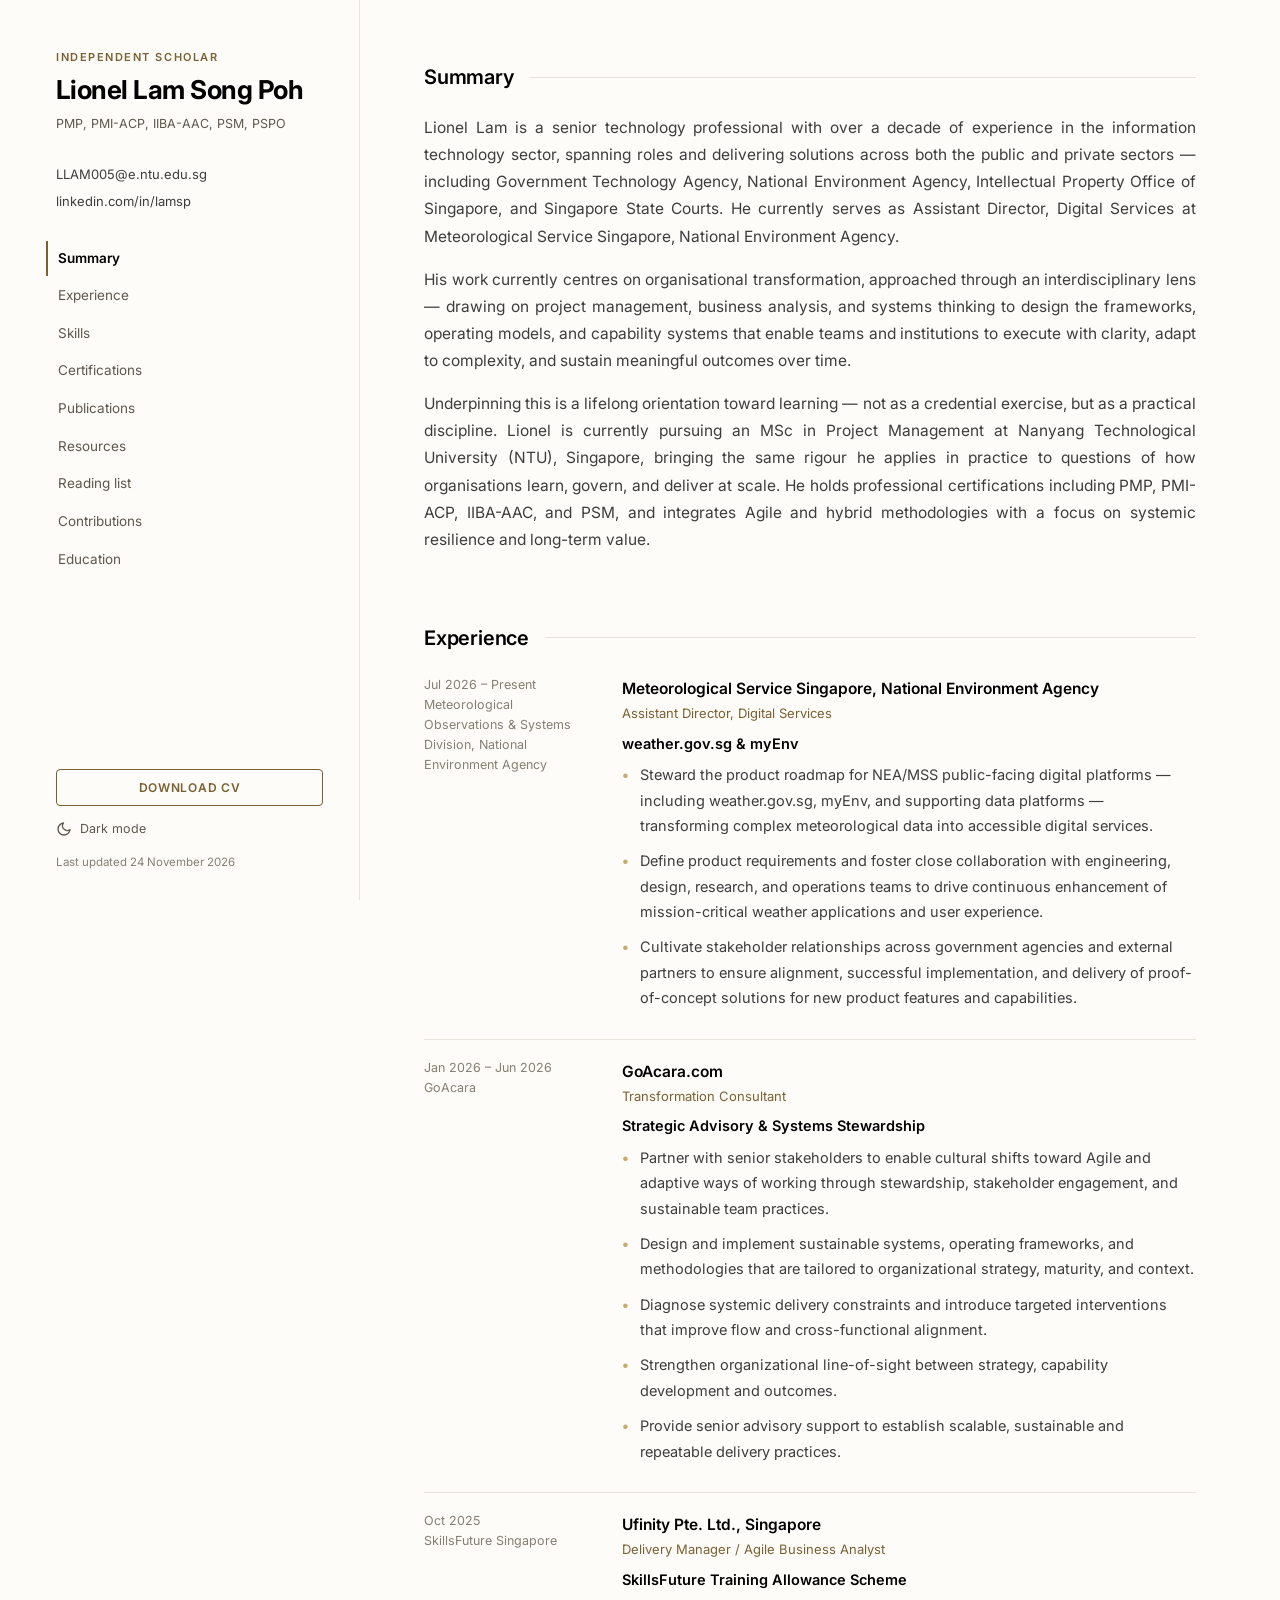
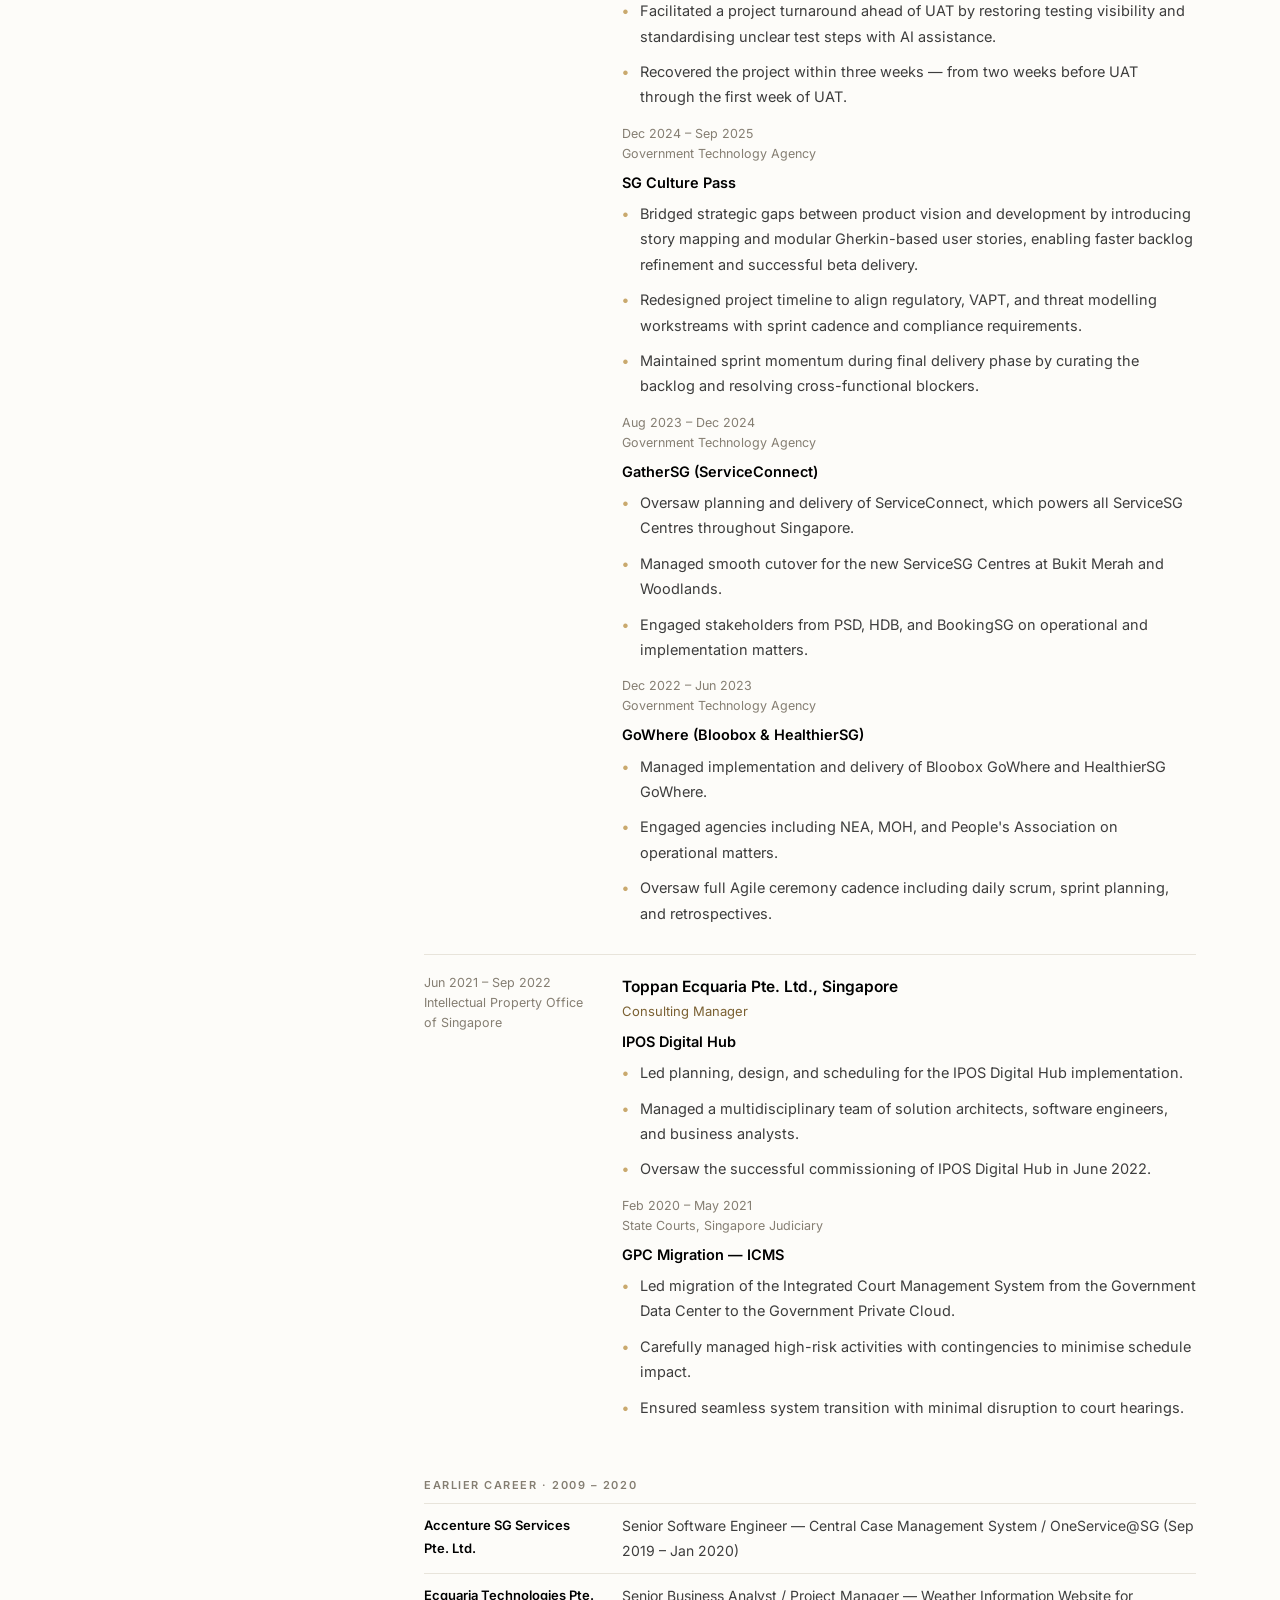
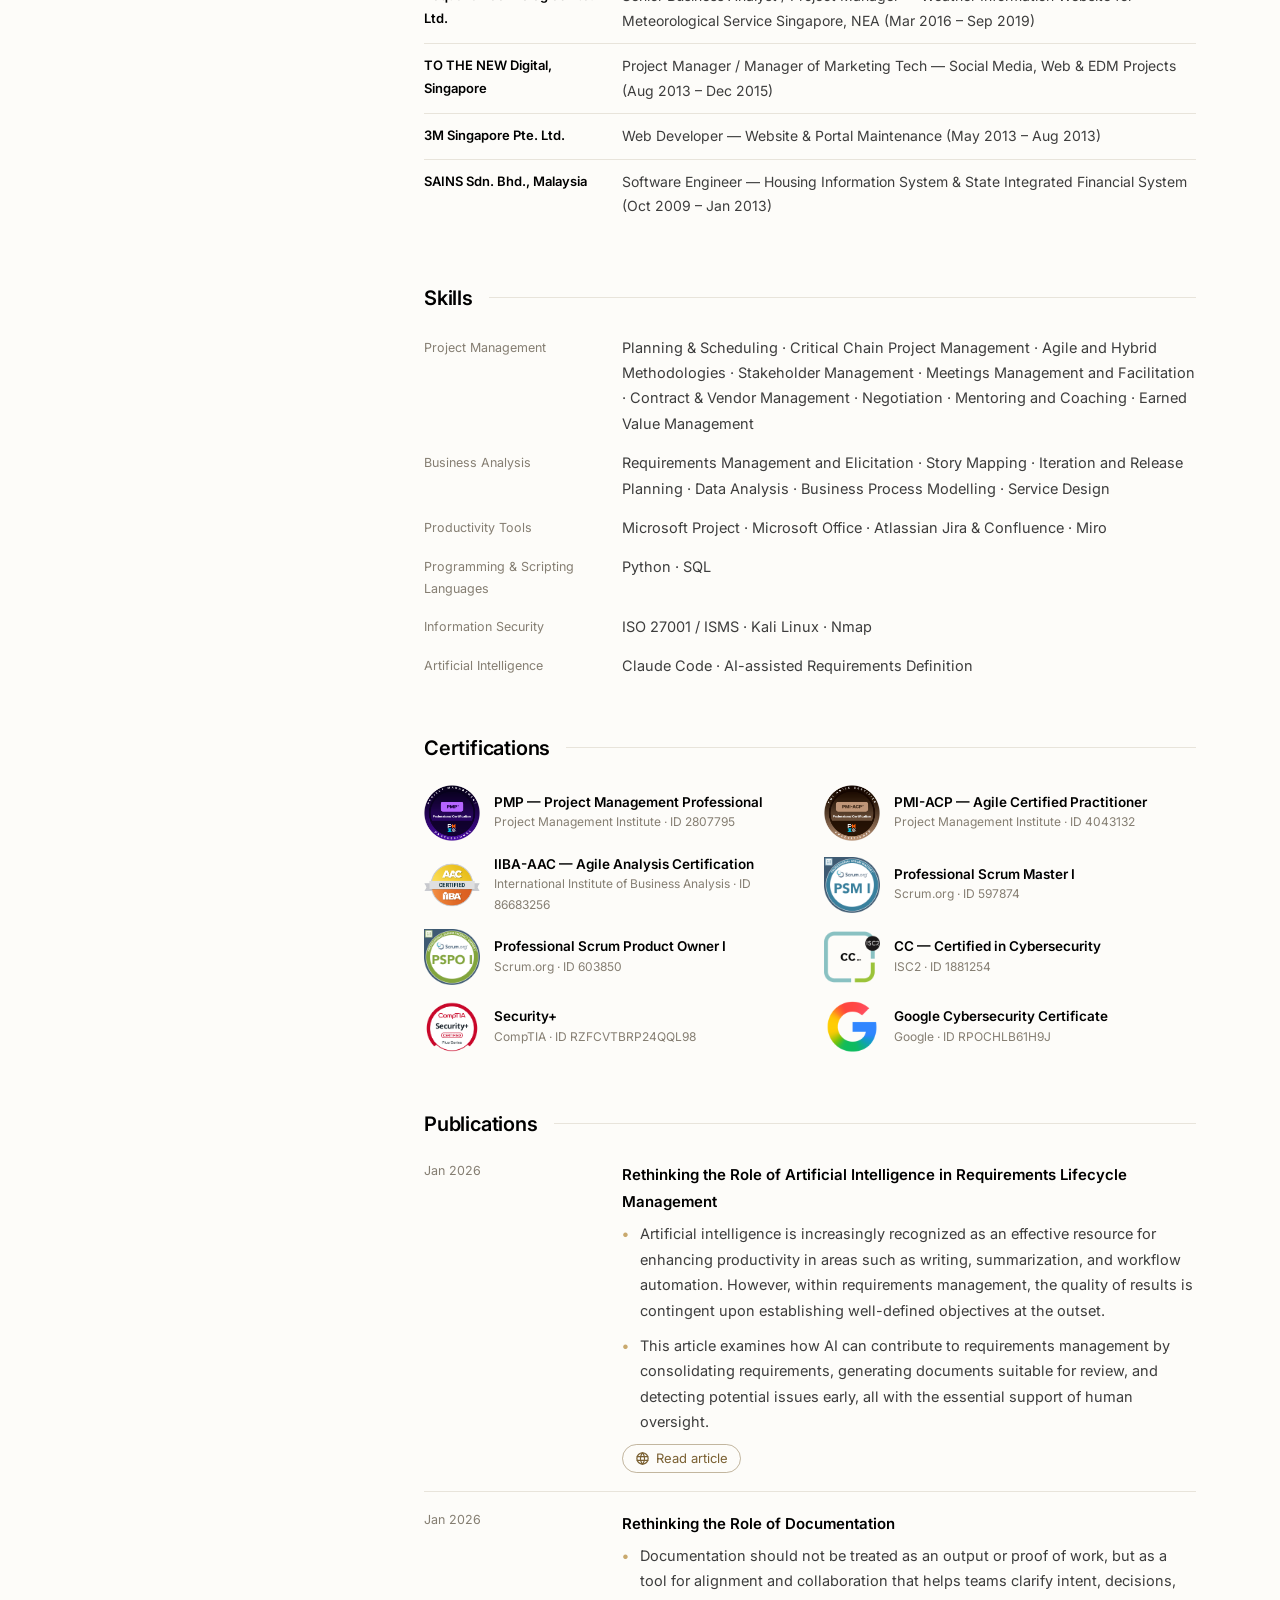
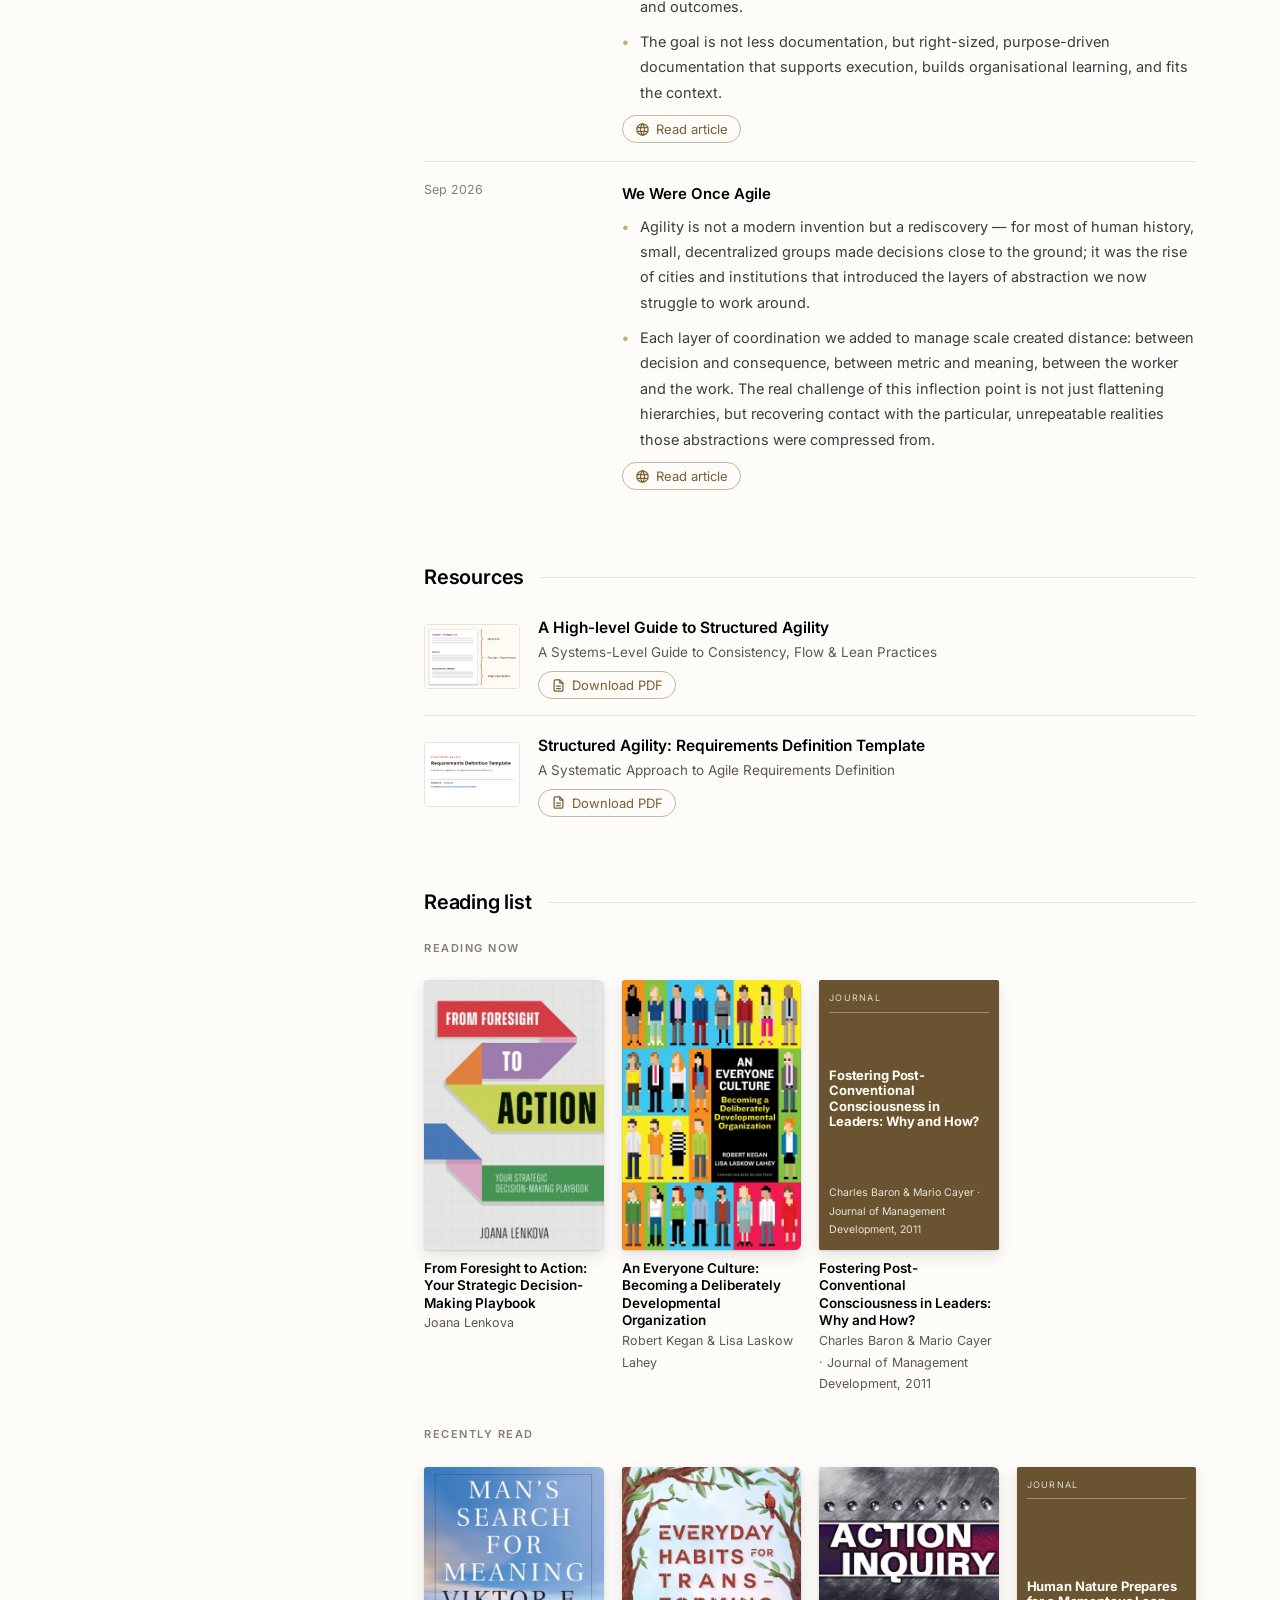
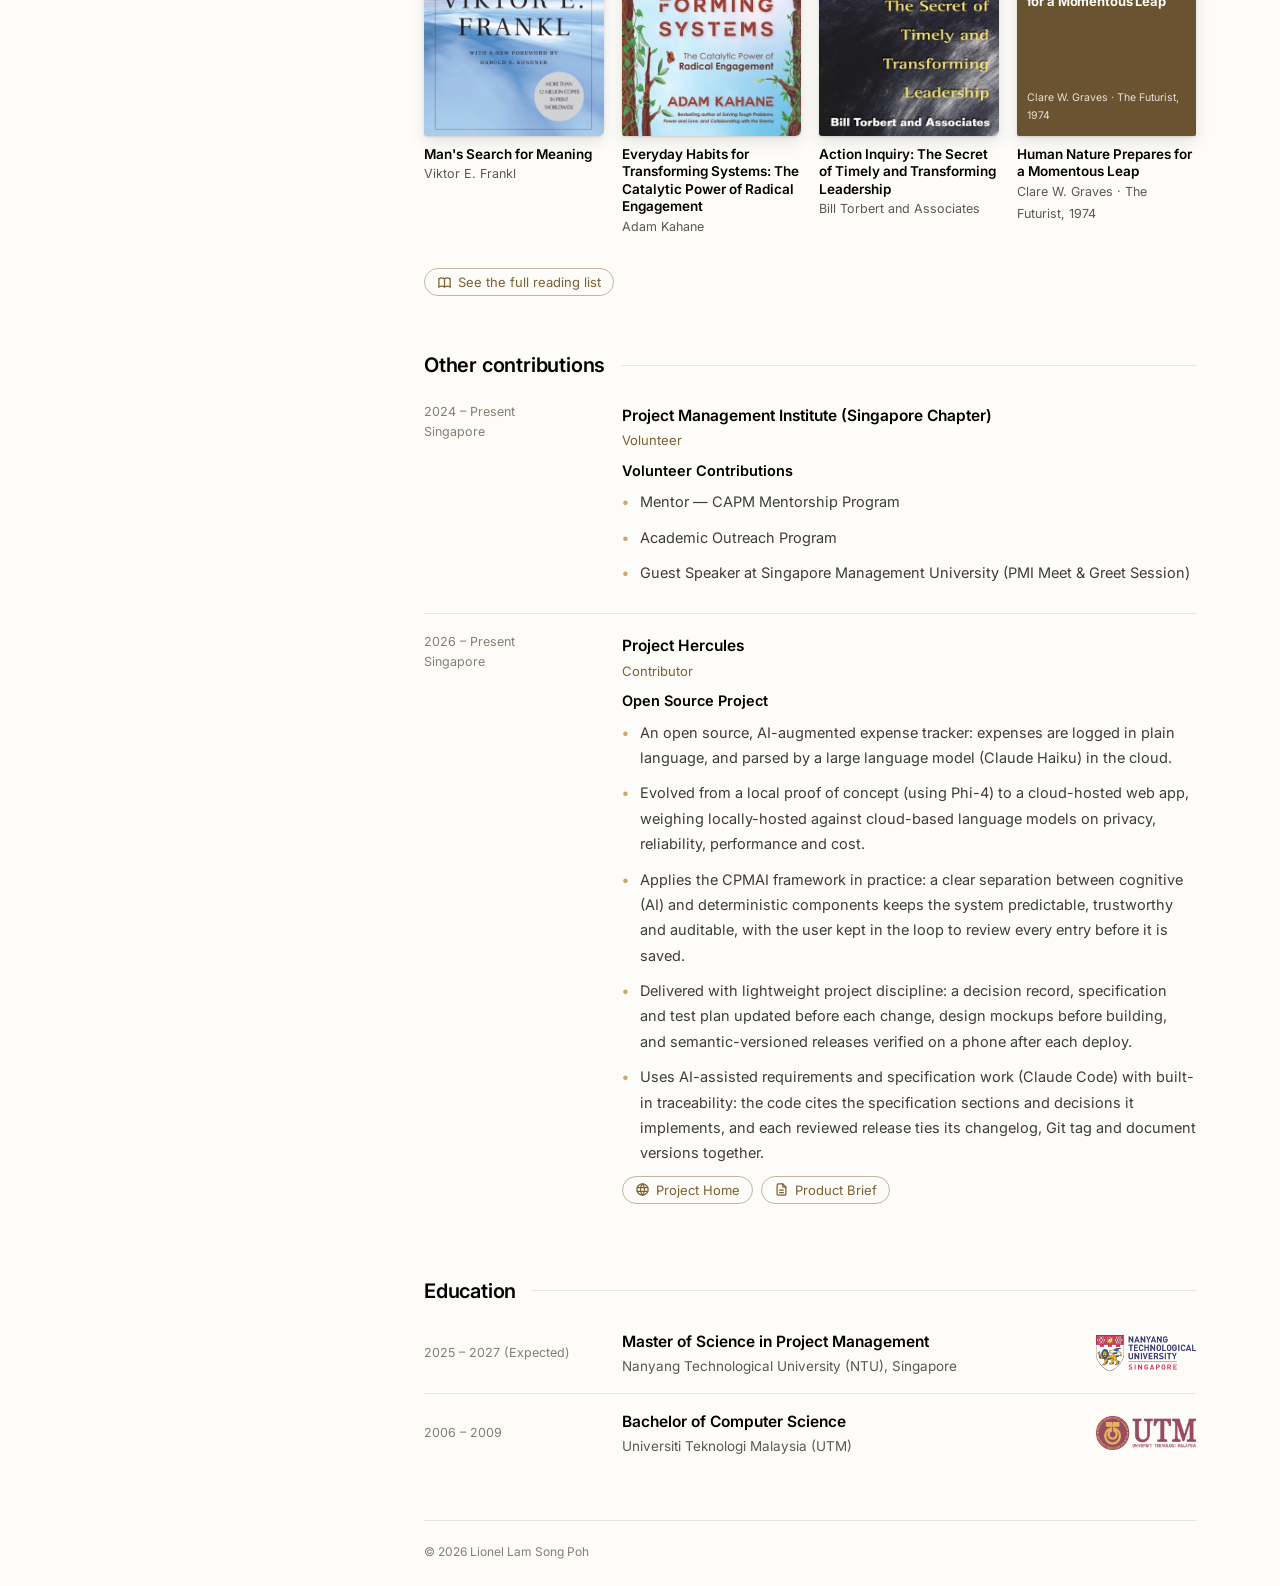
<file: index.html>
<!DOCTYPE html>
<html lang="en">
<head>
  <meta charset="UTF-8" />
  <meta name="viewport" content="width=device-width, initial-scale=1.0" />
  <title>Lionel Lam — Independent Scholar</title>
  <link href="https://fonts.googleapis.com/css2?family=Inter:wght@300;400;500;600;700&display=swap" rel="stylesheet" />
  <link rel="stylesheet" href="css/theme.css" />
  <link rel="stylesheet" href="css/reading.css" />
  <link rel="stylesheet" href="css/base.css" id="classic-css" />
  <script src="config.js"></script>
  <script>
    // Apply theme on load — respect saved dark/light preference, use config for base theme
    (function () {
      const base = (typeof SITE_CONFIG !== 'undefined' ? SITE_CONFIG.theme : null) || 'gold';
      const savedDark = localStorage.getItem('theme-dark');
      const theme = savedDark === 'true' ? base + '-dark' : base;
      document.documentElement.setAttribute('data-theme', theme);
    })();

    // Choose the layout from config. On a local server, ?layout=classic or ?layout=sidebar previews one without editing config
    window.SITE_LAYOUT = (function () {
      const local = ['localhost', '127.0.0.1'].includes(location.hostname);
      const asked = local ? new URLSearchParams(location.search).get('layout') : null;
      const layout = asked || (typeof SITE_CONFIG !== 'undefined' ? SITE_CONFIG.layout : null) || 'classic';
      return ['classic', 'sidebar'].includes(layout) ? layout : 'classic';
    })();
    if (window.SITE_LAYOUT === 'sidebar') {
      document.getElementById('classic-css').disabled = true;
      // Written into the page while it loads (not added with appendChild), so the browser waits for this stylesheet
      // before showing anything, as it does for base.css. A stylesheet added by script isn't waited for, and on a first
      // visit the page showed unstyled for a moment
      document.write('<link rel="stylesheet" href="css/layout-sidebar.css" />');
      // Hide the classic page shell straight away, before the sidebar layout is drawn
      const hide = document.createElement('style');
      hide.textContent = 'body > :not(#sidebar-root):not(script) { display: none !important; }';
      document.head.appendChild(hide);
    }
  </script>
</head>
<body>
  <div class="top-rule"></div>
  <nav class="site-nav">
    <div class="nav-inner">
      <ul>
        <li><a href="#header">Summary</a></li>
        <li><a href="#experience-header">Experience</a></li>
        <li><a href="#skills-header">Skills</a></li>
        <li><a href="#certifications-header">Certifications</a></li>
        <li><a href="#publications-header">Publications</a></li>
        <li><a href="#resources-header">Resources</a></li>
        <li data-reading hidden><a href="#reading-header">Reading List</a></li>
        <li><a href="#volunteer-header">Contributions</a></li>
        <li><a href="#education-header">Education</a></li>
      </ul>
      <button class="theme-toggle" id="theme-toggle" aria-label="Toggle theme">
        <svg class="icon-moon" xmlns="http://www.w3.org/2000/svg" width="18" height="18" viewBox="0 0 24 24" fill="none" stroke="currentColor" stroke-width="2" stroke-linecap="round" stroke-linejoin="round" aria-hidden="true">
          <path d="M21 12.79A9 9 0 1 1 11.21 3 7 7 0 0 0 21 12.79z"/>
        </svg>
        <svg class="icon-sun" xmlns="http://www.w3.org/2000/svg" width="18" height="18" viewBox="0 0 24 24" fill="none" stroke="currentColor" stroke-width="2" stroke-linecap="round" stroke-linejoin="round" aria-hidden="true">
          <circle cx="12" cy="12" r="5"/>
          <line x1="12" y1="1"  x2="12" y2="3"/>
          <line x1="12" y1="21" x2="12" y2="23"/>
          <line x1="4.22" y1="4.22"  x2="5.64" y2="5.64"/>
          <line x1="18.36" y1="18.36" x2="19.78" y2="19.78"/>
          <line x1="1"  y1="12" x2="3"  y2="12"/>
          <line x1="21" y1="12" x2="23" y2="12"/>
          <line x1="4.22" y1="19.78" x2="5.64" y2="18.36"/>
          <line x1="18.36" y1="5.64"  x2="19.78" y2="4.22"/>
        </svg>
      </button>
      <button class="hamburger" onclick="document.querySelector('.mobile-menu').classList.toggle('open')"><span></span><span></span><span></span></button>
    </div>
    <div class="mobile-menu">
      <a href="#header" onclick="this.parentElement.classList.remove('open')">Summary</a>
      <a href="#experience-header" onclick="this.parentElement.classList.remove('open')">Experience</a>
      <a href="#skills-header" onclick="this.parentElement.classList.remove('open')">Skills</a>
      <a href="#certifications-header" onclick="this.parentElement.classList.remove('open')">Certifications</a>
      <a href="#publications-header" onclick="this.parentElement.classList.remove('open')">Publications</a>
      <a href="#resources-header" onclick="this.parentElement.classList.remove('open')">Resources</a>
      <a href="#reading-header" data-reading hidden onclick="this.parentElement.classList.remove('open')">Reading List</a>
      <a href="#volunteer-header" onclick="this.parentElement.classList.remove('open')">Contributions</a>
      <a href="#education-header" onclick="this.parentElement.classList.remove('open')">Education</a>
    </div>
  </nav>

  <button class="back-to-top" id="back-to-top" aria-label="Back to top">
    <svg xmlns="http://www.w3.org/2000/svg" width="18" height="18" viewBox="0 0 24 24"
         fill="none" stroke="currentColor" stroke-width="2.5"
         stroke-linecap="round" stroke-linejoin="round" aria-hidden="true">
      <polyline points="18 15 12 9 6 15"/>
    </svg>
  </button>

  <div class="page">
    <header id="header">
      <div class="header-left">
        <div class="job-title" id="p-title"></div>
        <h1 id="p-name"></h1>
        <div class="title-rule"></div>
        <div class="postnominals" id="p-postnom"></div>
      </div>
      <div class="header-right">
        <ul class="contact-list" id="p-contacts"></ul>
        <a class="download-btn" href="files/lionellam-cv.pdf" target="_blank" rel="noopener noreferrer">↓ Download CV</a>
      </div>
    </header>

    <div class="summary" id="summary-container"></div>

    <section class="section">
      <div class="section-header" id="experience-header">
        <h2 class="section-title">Professional Experience</h2><div class="section-rule"></div>
      </div>
      <div id="experience-container"></div>
      <div class="employer-block">
        <div class="employer-name">Earlier Career</div><div class="employer-role">2009 – 2020</div>
        <ul class="earlier-list" id="earlier-career-list"></ul>
      </div>
    </section>

    <section class="section">
      <div class="section-header" id="skills-header">
        <h2 class="section-title">Skills</h2><div class="section-rule"></div>
      </div>
      <div class="two-col" id="skills-container"></div>
      <div class="section-header" id="certifications-header" style="margin-top: 40px;">
        <h2 class="section-title">Certifications</h2><div class="section-rule"></div>
      </div>
      <div class="cert-list" id="certs-container"></div>
    </section>

    <section class="section">
      <div class="section-header" id="publications-header">
        <h2 class="section-title">Publications</h2><div class="section-rule"></div>
      </div>
      <div id="pubs-container"></div>
    </section>

    <section class="section">
      <div class="section-header" id="resources-header">
        <h2 class="section-title">Resources</h2><div class="section-rule"></div>
      </div>
      <div id="resources-container"></div>
    </section>

    <section class="section" id="reading-section" data-reading hidden>
      <div class="section-header" id="reading-header">
        <h2 class="section-title">Reading List</h2><div class="section-rule"></div>
      </div>
      <div id="reading-container"></div>
    </section>

    <section class="section">
      <div class="section-header" id="volunteer-header">
        <h2 class="section-title">Other Contributions</h2><div class="section-rule"></div>
      </div>
      <div id="volunteer-container"></div>
    </section>

    <section class="section" style="border-bottom: none;">
      <div class="section-header" id="education-header">
        <h2 class="section-title">Education</h2><div class="section-rule"></div>
      </div>
      <div id="edu-container"></div>
    </section>

    <footer>
      <p id="footer-copy"></p>
      <p id="footer-updated"></p>
    </footer>
  </div>

  <!-- LOAD CONTENT DATA -->
  <script src="content.js"></script>
  <!-- Reading list helpers (covers, dates), used by both layouts -->
  <script src="js/reading.js"></script>

  <!-- RENDER LOGIC -->
  <script>
    document.addEventListener('DOMContentLoaded', () => {
      if (window.SITE_LAYOUT !== 'classic') return;
      const d = RESUME_DATA;

      // Header
      document.getElementById('p-title').textContent = d.profile.jobTitle;
      document.getElementById('p-name').textContent = d.profile.name;
      document.getElementById('p-postnom').textContent = d.profile.postnominals;
      document.getElementById('p-contacts').innerHTML = d.profile.contacts.map(c => `<li><a href="${c.link}">${c.label}</a></li>`).join('');

      // Summary
      document.getElementById('summary-container').innerHTML = d.summary.map(p => `<p>${p}</p>`).join('');

      // Experience
      document.getElementById('experience-container').innerHTML = d.experience.map(e => `
        <div class="employer-block">
          <div class="employer-name">${e.employer}</div>
          <div class="employer-role">${e.role}</div>
          ${e.projects.map(p => `
            <div class="project">
              <div class="project-period">${p.period}</div>
              <div>
                <div class="project-name">${p.title}</div>
                <ul>${p.bullets.map(b => `<li>${b}</li>`).join('')}</ul>
                ${p.links ? `<div class="project-links">${p.links.map(l => `<a class="pub-link" href="${l.url}" target="_blank" rel="noopener noreferrer">${l.label} →</a>`).join('')}</div>` : ''}
              </div>
            </div>
          `).join('')}
        </div>
      `).join('');

      // Earlier Career
      document.getElementById('earlier-career-list').innerHTML = d.earlierCareer.map(ec => `
        <li><span class="earlier-employer">${ec.employer}</span><span>${ec.desc}</span></li>
      `).join('');

      // Skills
      const mid = Math.ceil(d.skills.length / 2);
      const sCols = [d.skills.slice(0, mid), d.skills.slice(mid)];
      document.getElementById('skills-container').innerHTML = sCols.map(col => `
        <div>${col.map(s => `
          <div class="skill-group">
            <div class="skill-cat">${s.category}</div>
            <div class="skill-tags">${s.tags.map(t => `<span class="tag">${t}</span>`).join('')}</div>
          </div>
        `).join('')}</div>
      `).join('');

      // Certs
      document.getElementById('certs-container').innerHTML = d.certifications.map(c => `
        <div class="cert-item">
          <img class="cert-badge" src="${c.badge}" alt="${c.name}">
          <div class="cert-text">
            <div class="cert-name">${c.name}</div>
            <div class="cert-issuer">${c.issuer}<br>ID: ${c.id}</div>
          </div>
        </div>
      `).join('');

      // Pubs
      document.getElementById('pubs-container').innerHTML = d.publications.map(p => `
        <div class="employer-block">
          <div class="pub-entry">
            <div class="project-name">${p.title}</div>
            <div class="project-period">${p.date}</div>
            <ul>${p.bullets.map(b => `<li>${b}</li>`).join('')}</ul>
            <a class="pub-link" href="${p.link}" target="_blank" rel="noopener noreferrer">Read article →</a>
          </div>
        </div>
      `).join('');

      // Resources
      document.getElementById('resources-container').innerHTML = `<div class="resource-grid">${d.resources.map(r => `
        <div class="resource-entry">
          ${r.thumbnail ? `<img class="resource-thumb" src="${r.thumbnail}" alt="${r.title}">` : ''}
          <div class="resource-body">
            <div class="resource-title">${r.title}</div>
            <div class="resource-desc-text">${r.desc}</div>
            <a class="resource-download" href="${r.file}" target="_blank" rel="noopener noreferrer">Download PDF →</a>
          </div>
        </div>
      `).join('')}</div>`;

      // Reading list: everything being read now, the four most recently finished, and a link to the full list (reading.html).
      // The section and its menu items stay hidden while readingList in content.js is empty
      if (typeof READING !== 'undefined' && READING.list().length) {
        const shelf = (label, list) => list.length ? `<div class="reading-label">${label}</div><div class="reading-grid">${list.map(r => `
          <div class="reading-item">${READING.cover(r)}<div class="reading-title">${r.title}</div><div class="reading-author">${r.author ?? ''}</div></div>
        `).join('')}</div>` : '';
        document.getElementById('reading-container').innerHTML =
          shelf('Reading now', READING.now()) + shelf('Recently read', READING.finished().slice(0, 4)) +
          '<a class="reading-all" href="reading.html">See the full reading list →</a>';
        document.querySelectorAll('[data-reading]').forEach(el => { el.hidden = false; });
      }

      // Contributions
      document.getElementById('volunteer-container').innerHTML = d.volunteer.map(e => `
        <div class="employer-block">
          <div class="employer-name">${e.employer}</div>
          <div class="employer-role">${e.role}</div>
          ${e.projects.map(p => `
            <div class="project">
              <div class="project-period">${p.period}</div>
              <div>
                <div class="project-name">${p.title}</div>
                <ul>${p.bullets.map(b => `<li>${b}</li>`).join('')}</ul>
                ${p.links ? `<div class="project-links">${p.links.map(l => `<a class="pub-link" href="${l.url}" target="_blank" rel="noopener noreferrer">${l.label} →</a>`).join('')}</div>` : ''}
              </div>
            </div>
          `).join('')}
        </div>
      `).join('');

      // Education
      document.getElementById('edu-container').innerHTML = d.education.map(e => `
        <div class="edu-item">
          <div class="edu-year">${e.period}</div>
          <div><div class="edu-degree">${e.degree}</div><div class="edu-school">${e.school}</div></div>
          <img class="edu-logo" src="${e.logo}" alt="${e.school} logo">
        </div>
      `).join('');

      // Footer
      document.getElementById('footer-copy').innerHTML = `© ${new Date().getFullYear()} ${d.profile.name}`;
      document.getElementById('footer-updated').innerHTML = `Last updated: ${d.lastUpdated}`;

      // Theme toggle (dark/light within current base theme)
      const btn = document.getElementById('theme-toggle');
      const getBase = () => (typeof SITE_CONFIG !== 'undefined' ? SITE_CONFIG.theme : null) || 'gold';
      const applyTheme = (isDark) => {
        const t = isDark ? getBase() + '-dark' : getBase();
        document.documentElement.setAttribute('data-theme', t);
        localStorage.setItem('theme-dark', isDark ? 'true' : 'false');
      };
      btn.addEventListener('click', () => {
        const current = document.documentElement.getAttribute('data-theme');
        applyTheme(!current.endsWith('-dark'));
      });

      // Back to top button
      const backToTop = document.getElementById('back-to-top');
      window.addEventListener('scroll', () => {
        backToTop.classList.toggle('visible', window.scrollY > 300);
      });
      backToTop.addEventListener('click', () => {
        window.scrollTo({ top: 0, behavior: 'smooth' });
      });
    });
  </script>

  <!-- SIDEBAR LAYOUT (draws only when the sidebar layout is chosen) -->
  <script src="js/layout-sidebar.js"></script>
</body>
</html>
</file>
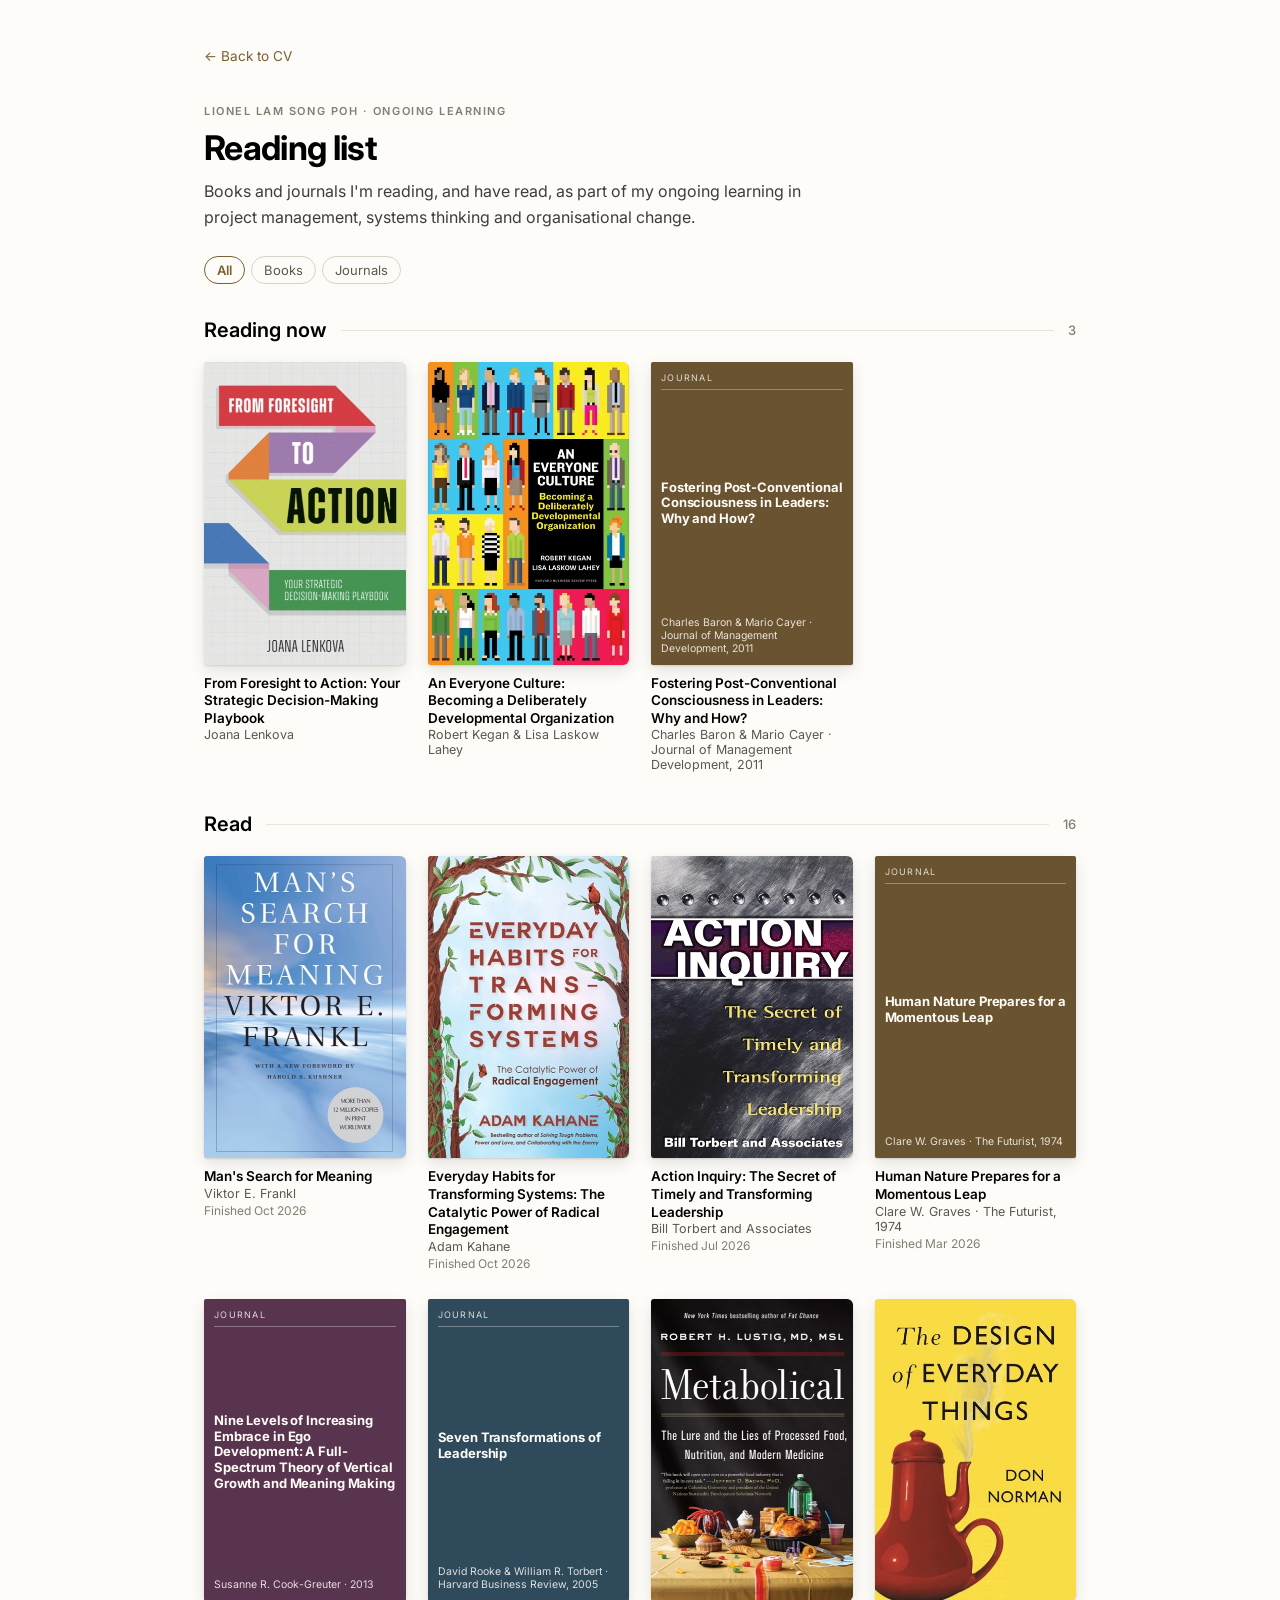
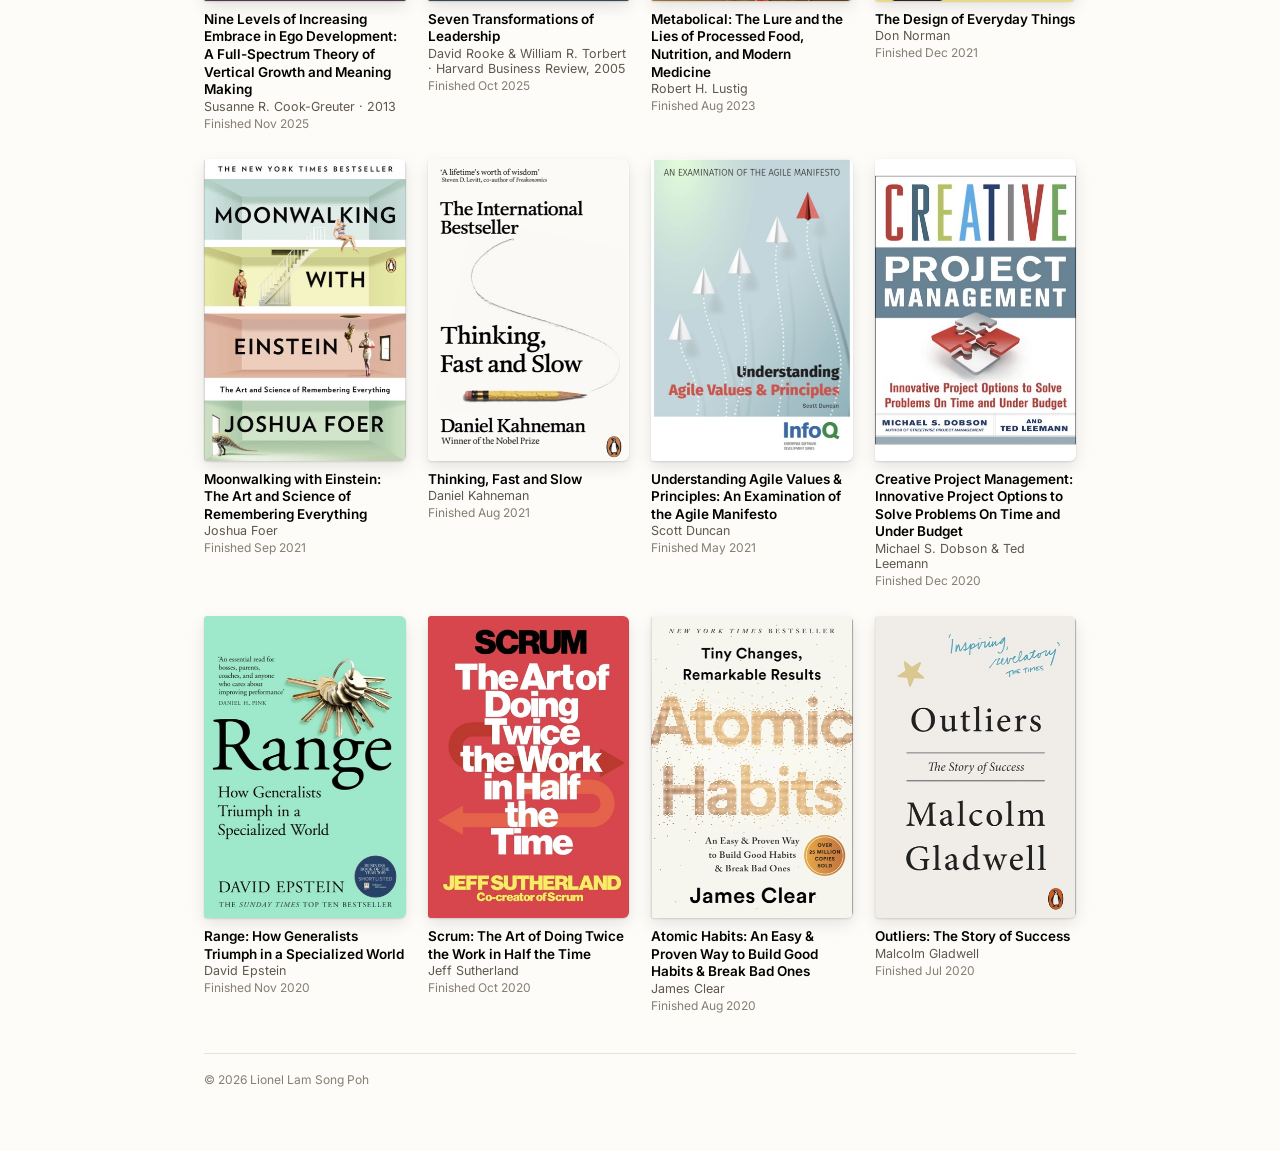
<file: reading.html>
<!DOCTYPE html>
<html lang="en">
<head>
  <meta charset="UTF-8" />
  <meta name="viewport" content="width=device-width, initial-scale=1.0" />
  <title>Reading List — Lionel Lam</title>
  <link href="https://fonts.googleapis.com/css2?family=Inter:wght@300;400;500;600;700&display=swap" rel="stylesheet" />
  <link rel="stylesheet" href="css/theme.css" />
  <link rel="stylesheet" href="css/reading.css" />
  <script src="config.js"></script>
  <script>
    // As on the article pages: the configured theme, in dark if the visitor chose dark on the CV
    (function () {
      const base = (typeof SITE_CONFIG !== 'undefined' ? SITE_CONFIG.theme : null) || 'gold';
      const theme = localStorage.getItem('theme-dark') === 'true' ? base + '-dark' : base;
      document.documentElement.setAttribute('data-theme', theme);
    })();
  </script>
  <style>
    /* The full reading list, linked from the CV's Reading list section. Entries come from readingList in content.js */
    * { box-sizing: border-box; }
    body { margin: 0; background: var(--bg); color: var(--text); font-family: Inter, system-ui, sans-serif; -webkit-font-smoothing: antialiased; }
    .wrap { max-width: 920px; margin: 0 auto; padding: 48px 24px 64px; min-height: 100vh; display: flex; flex-direction: column; }
    .back { align-self: flex-start; display: inline-flex; align-items: center; gap: 6px; font-size: 0.85rem; color: var(--accent); text-decoration: none; margin-bottom: 40px; }
    .back:hover { text-decoration: underline; }
    .eyebrow { font-size: 11px; font-weight: 600; letter-spacing: .14em; text-transform: uppercase; color: var(--text-faint); margin: 0 0 10px; }
    h1 { font-size: 34px; font-weight: 700; letter-spacing: -0.02em; line-height: 1.15; color: var(--heading); margin: 0 0 12px; }
    .intro { font-size: 16px; color: var(--text-mid); line-height: 1.6; max-width: 62ch; margin: 0 0 26px; }
    .filters { display: flex; gap: 6px; flex-wrap: wrap; margin-bottom: 34px; }
    .filters[hidden] { display: none; }
    .filters button { font: inherit; font-size: 13px; padding: 5px 12px; border-radius: 999px; border: 1px solid var(--border); background: none; color: var(--text-muted); cursor: pointer; }
    .filters button[aria-pressed="true"] { border-color: var(--accent); color: var(--accent); font-weight: 600; }
    .group { margin-bottom: 40px; }
    .group-h { display: flex; align-items: center; gap: 14px; font-size: 20px; font-weight: 600; color: var(--heading); margin: 0 0 20px; }
    .group-h::after { content: ''; flex: 1; height: 1px; background: var(--border-light); }
    .group-h small { font-size: 13px; font-weight: 500; color: var(--text-faint); order: 2; }
    /* A grid of covers, four in a row (two on phones), each with its title and author beneath */
    .shelf { display: grid; grid-template-columns: repeat(4, minmax(0, 1fr)); gap: 28px 22px; }
    .title { font-size: 13.5px; font-weight: 600; color: var(--heading); line-height: 1.3; margin-top: 10px; }
    .title a { color: inherit; text-decoration: none; }
    .title a:hover { color: var(--accent); }
    .by { font-size: 12.5px; color: var(--text-muted); }
    .when { font-size: 12px; color: var(--text-faint); margin-top: 2px; }
    .empty { color: var(--text-muted); }
    .foot { margin-top: auto; padding-top: 18px; border-top: 1px solid var(--border-light); font-size: 12px; color: var(--text-faint); }
    @media (max-width: 720px) {
      .wrap { padding: 32px 20px 48px; }
      h1 { font-size: 28px; }
      .shelf { grid-template-columns: repeat(2, minmax(0, 1fr)); }
    }
  </style>
</head>
<body>
  <div class="wrap">
    <a class="back" href="index.html">← Back to CV</a>
    <p class="eyebrow"><span id="who"></span> · Ongoing learning</p>
    <h1>Reading list</h1>
    <p class="intro">Books and journals I'm reading, and have read, as part of my ongoing learning in project management, systems thinking and organisational change.</p>
    <div class="filters" role="group" aria-label="Show" id="filters" hidden>
      <button type="button" data-f="all" aria-pressed="true">All</button><button type="button" data-f="Book" aria-pressed="false">Books</button><button type="button" data-f="Journal" aria-pressed="false">Journals</button>
    </div>
    <div id="list"></div>
    <div class="foot" id="foot"></div>
  </div>

  <script src="content.js"></script>
  <script src="js/reading.js"></script>
  <script>
    const name = RESUME_DATA.profile.name;
    document.getElementById('who').textContent = name;
    document.getElementById('foot').textContent = `© ${new Date().getFullYear()} ${name}`;

    // One cover per item, with its title (linked if a link is given), author and, once read, the month it was finished
    const item = (r) => `
      <div>${READING.cover(r)}
        <div class="title">${r.link ? `<a href="${r.link}" target="_blank" rel="noopener noreferrer">${r.title}</a>` : r.title}</div>
        <div class="by">${r.author ?? ''}</div>
        ${r.status !== 'reading' && r.finished ? `<div class="when">Finished ${READING.month(r.finished)}</div>` : ''}
      </div>`;

    let filter = 'all';
    function draw() {
      const keep = (r) => filter === 'all' || (r.type ?? 'Book') === filter;
      const groups = [['Reading now', READING.now().filter(keep)]];
      // Everything finished, newest first, in one group
      groups.push(['Read', READING.finished().filter(keep)]);
      const html = groups.filter(([, l]) => l.length).map(([h, l]) =>
        `<section class="group"><h2 class="group-h">${h}<small>${l.length}</small></h2><div class="shelf">${l.map(item).join('')}</div></section>`).join('');
      document.getElementById('list').innerHTML = html || '<p class="empty">Nothing here yet.</p>';
    }
    // The filters are only offered when the list has both books and journals
    const types = new Set(READING.list().map((r) => r.type ?? 'Book'));
    document.getElementById('filters').hidden = types.size < 2;
    document.querySelectorAll('[data-f]').forEach((b) => b.addEventListener('click', () => {
      filter = b.dataset.f;
      document.querySelectorAll('[data-f]').forEach((x) => x.setAttribute('aria-pressed', String(x === b)));
      draw();
    }));
    draw();
  </script>
</body>
</html>
</file>
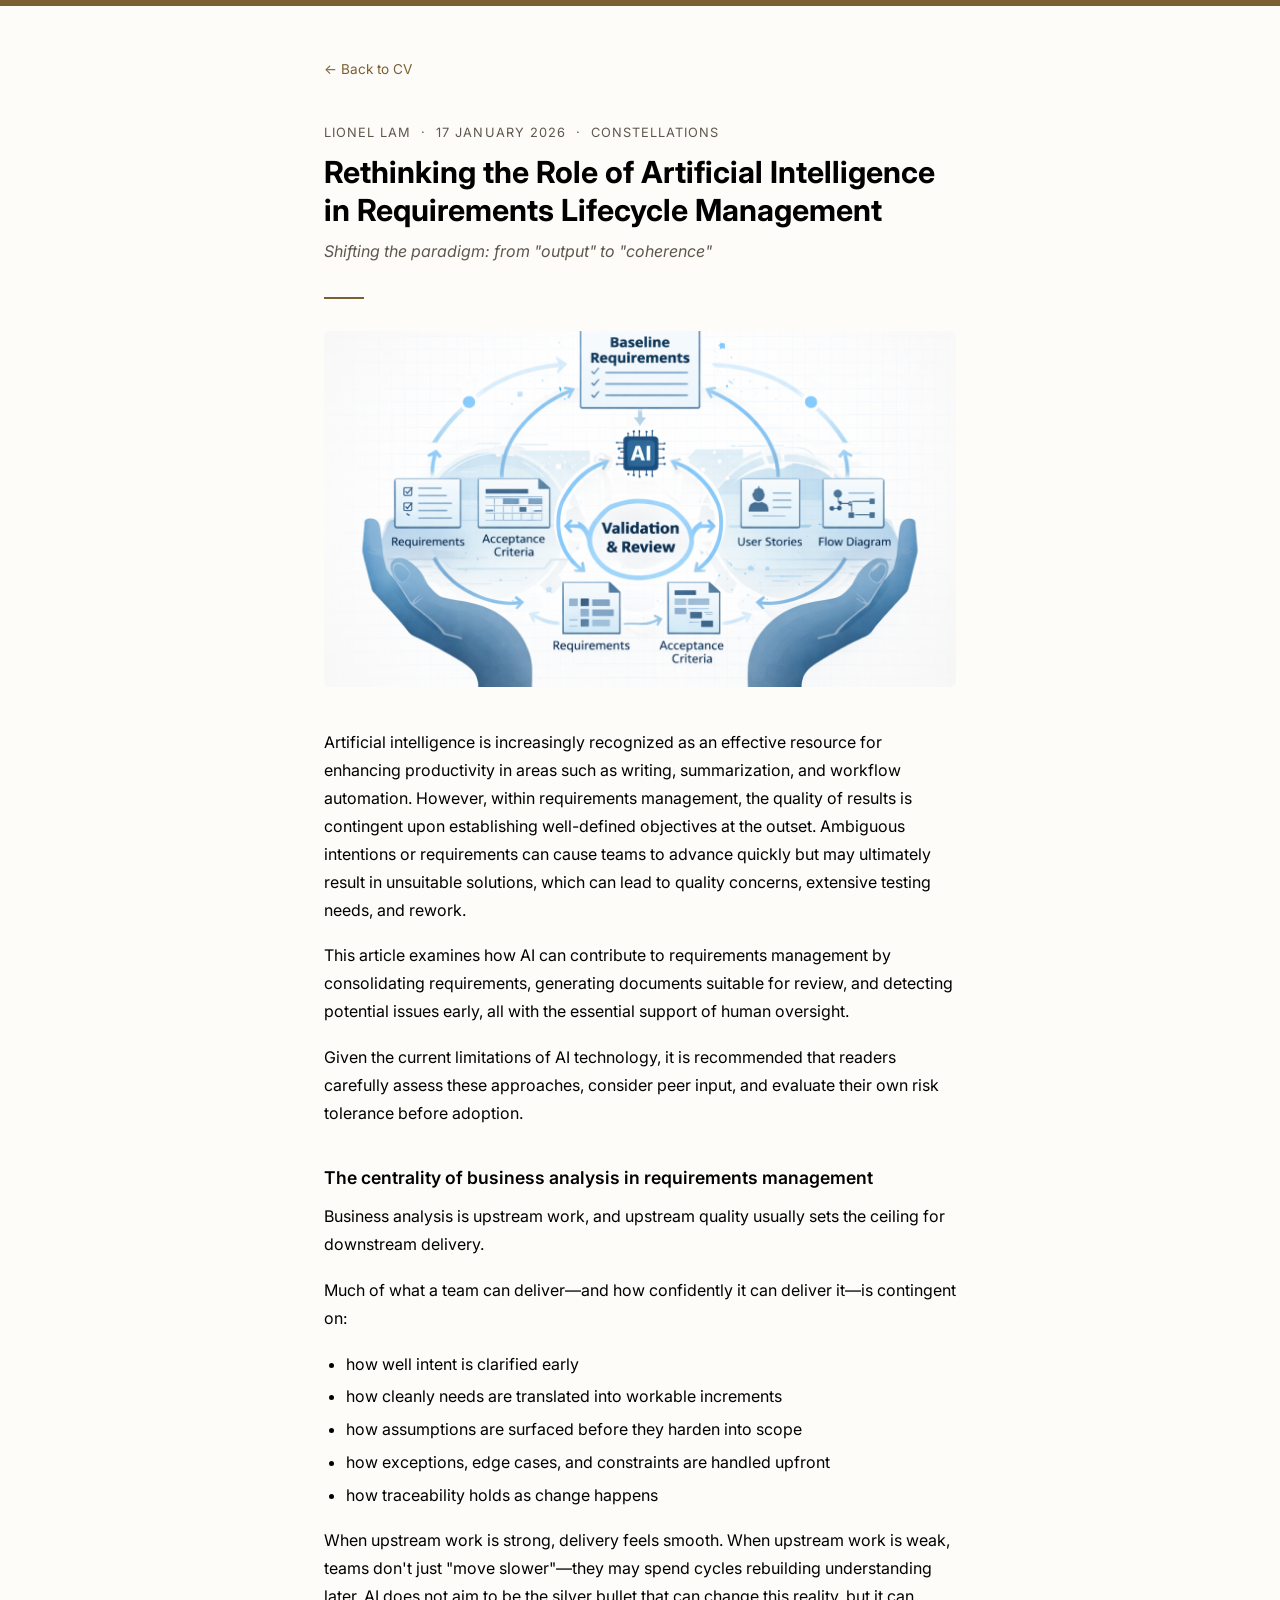
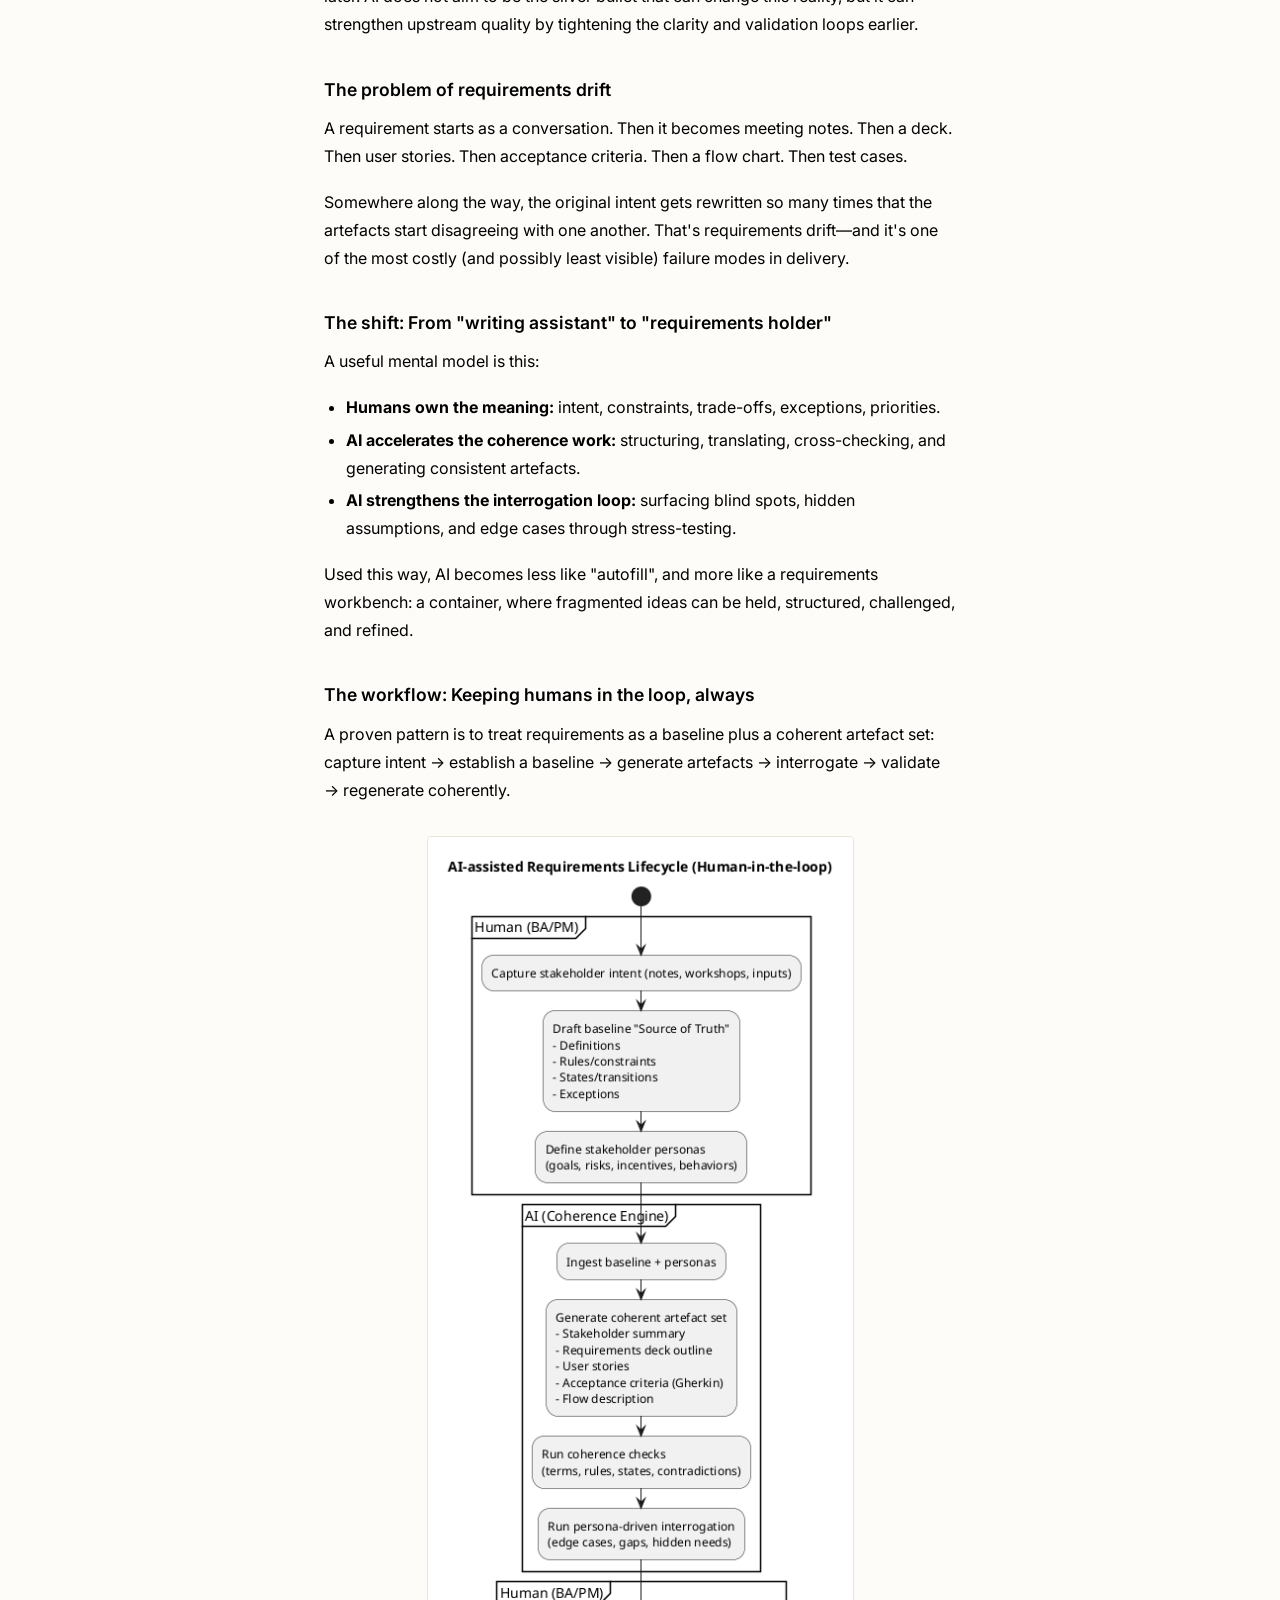
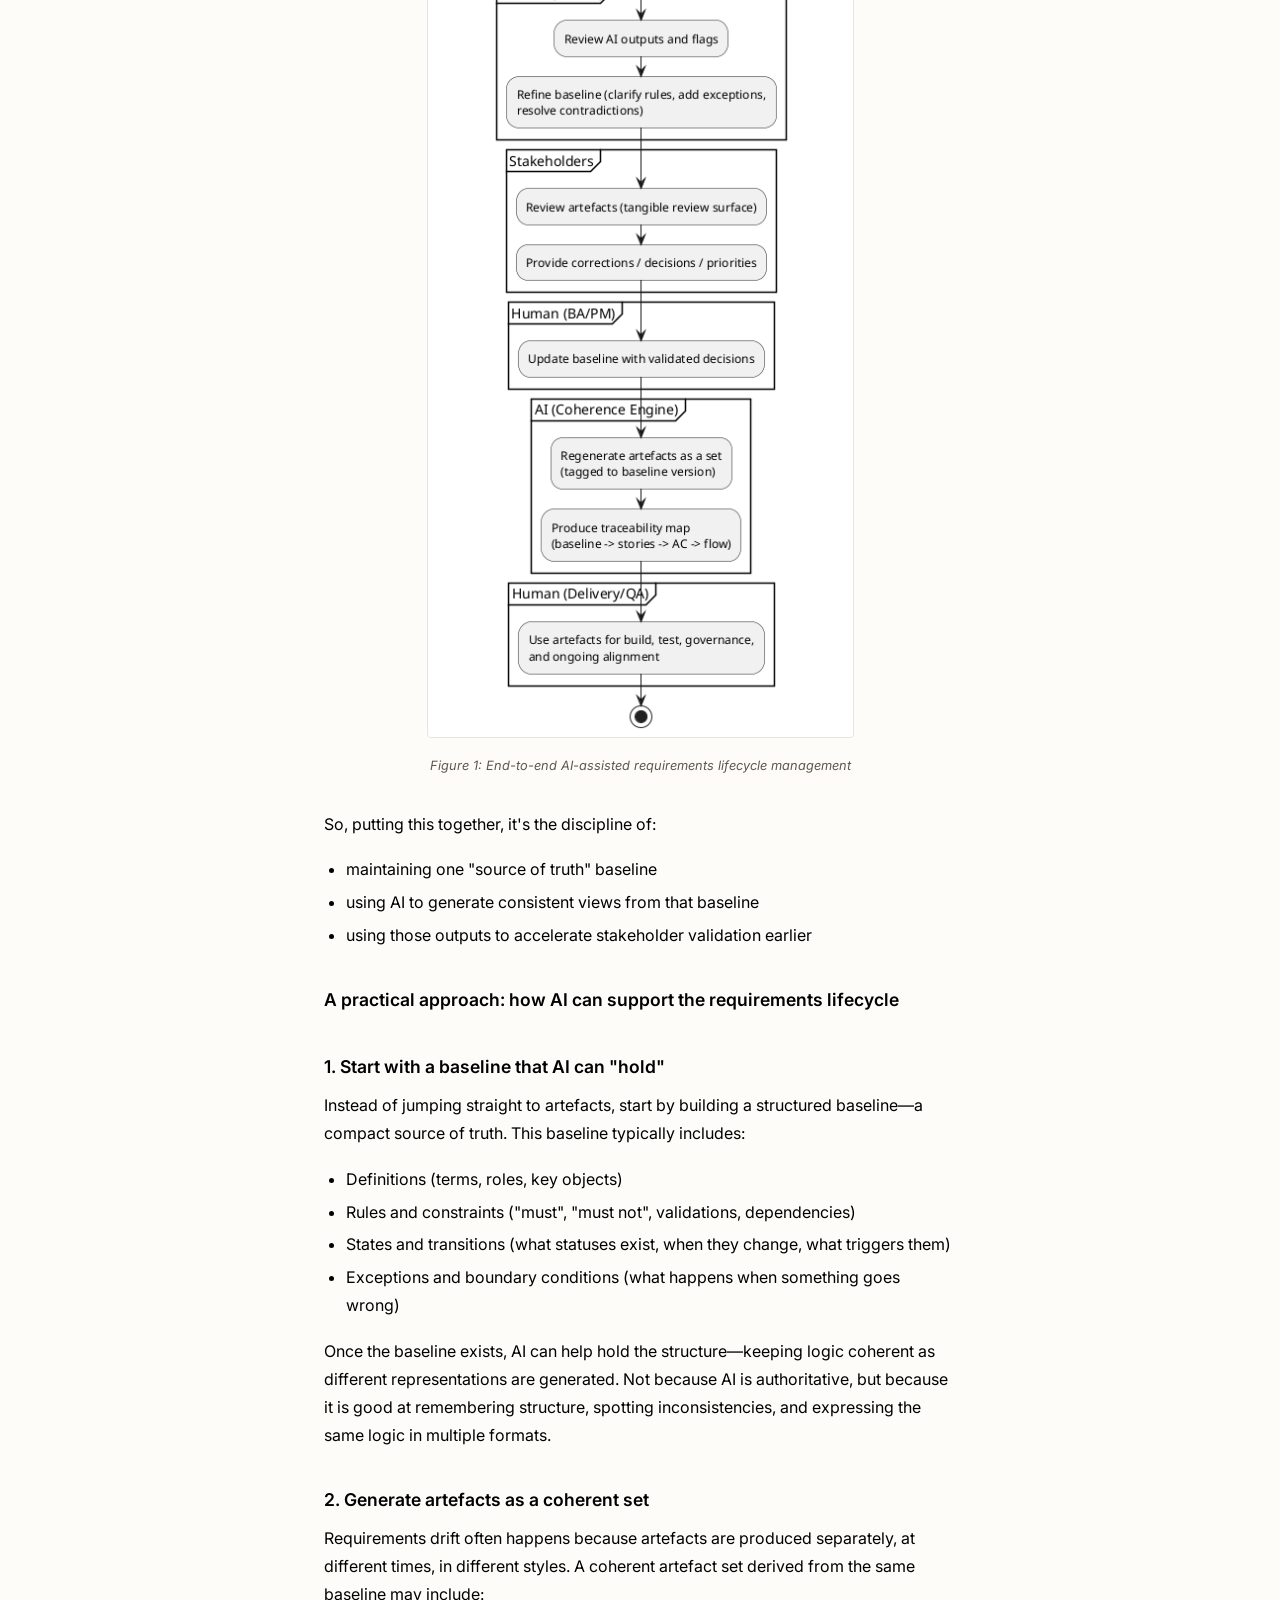
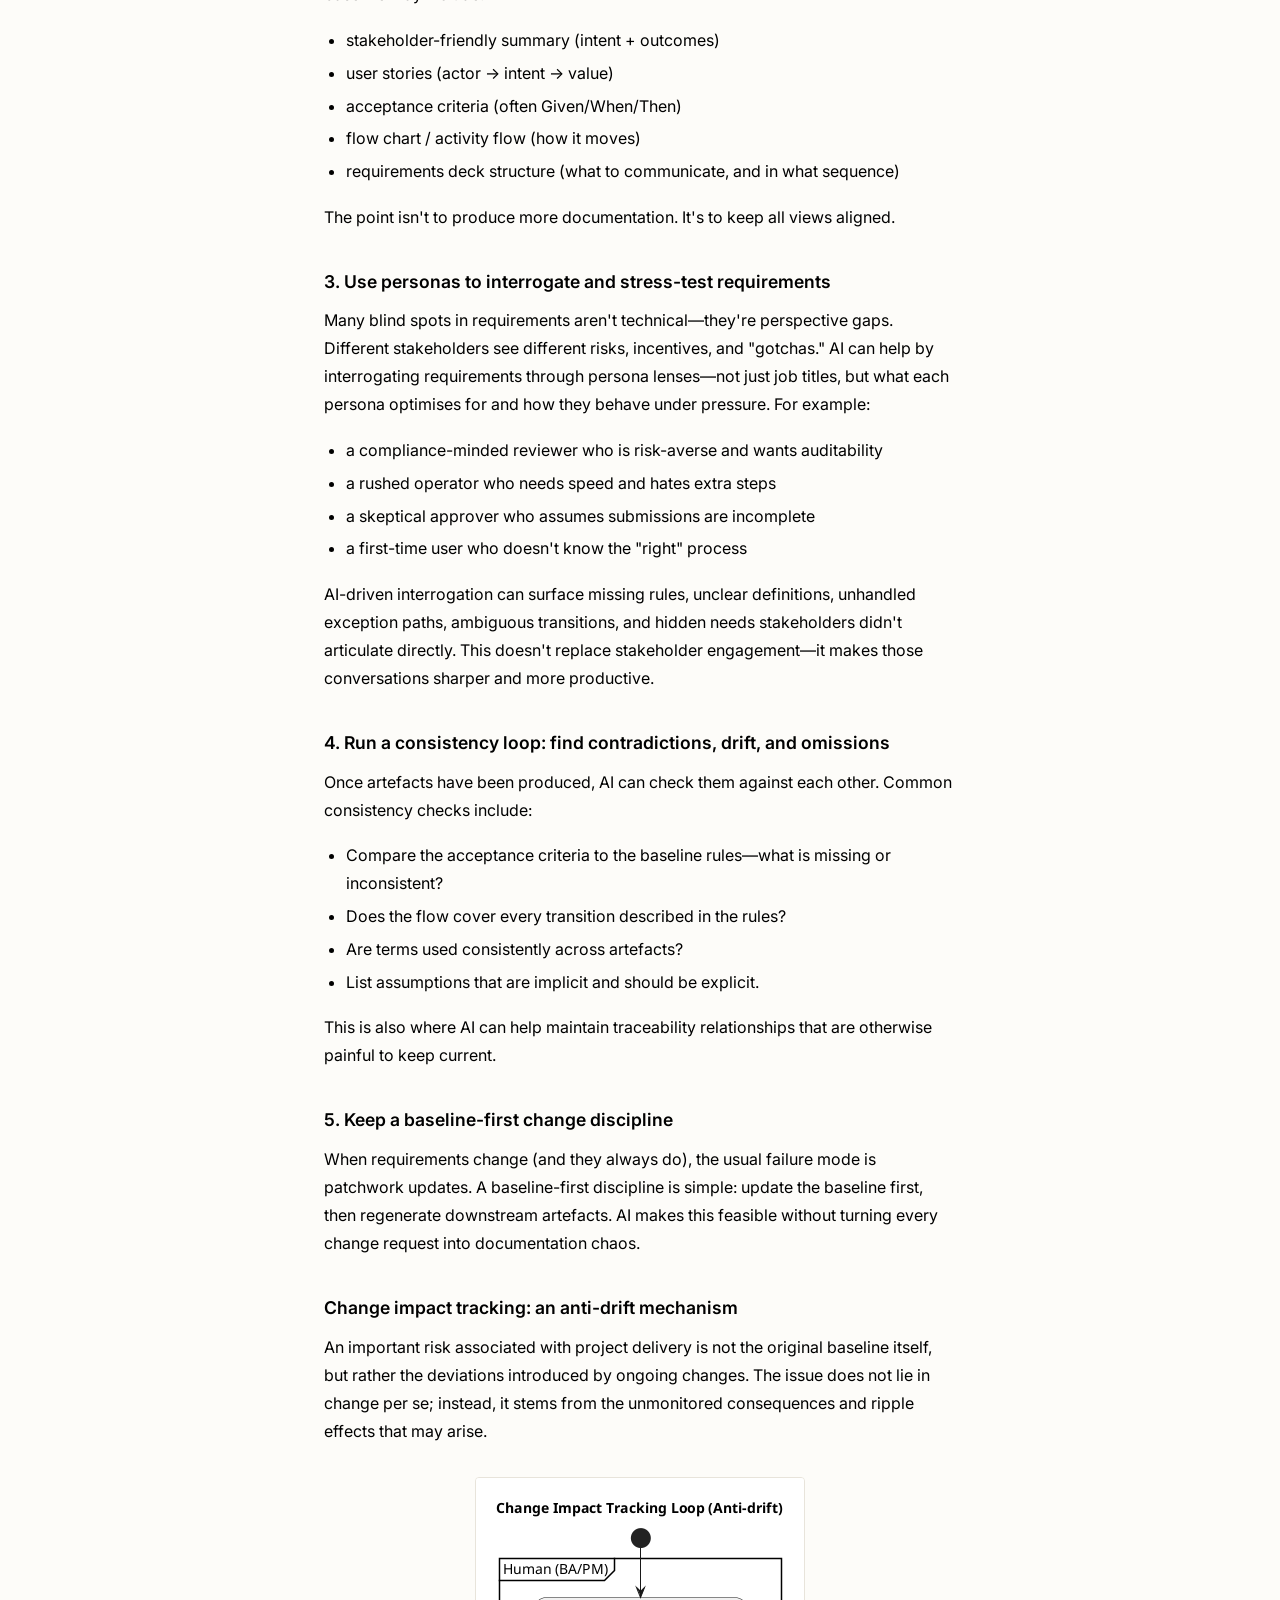
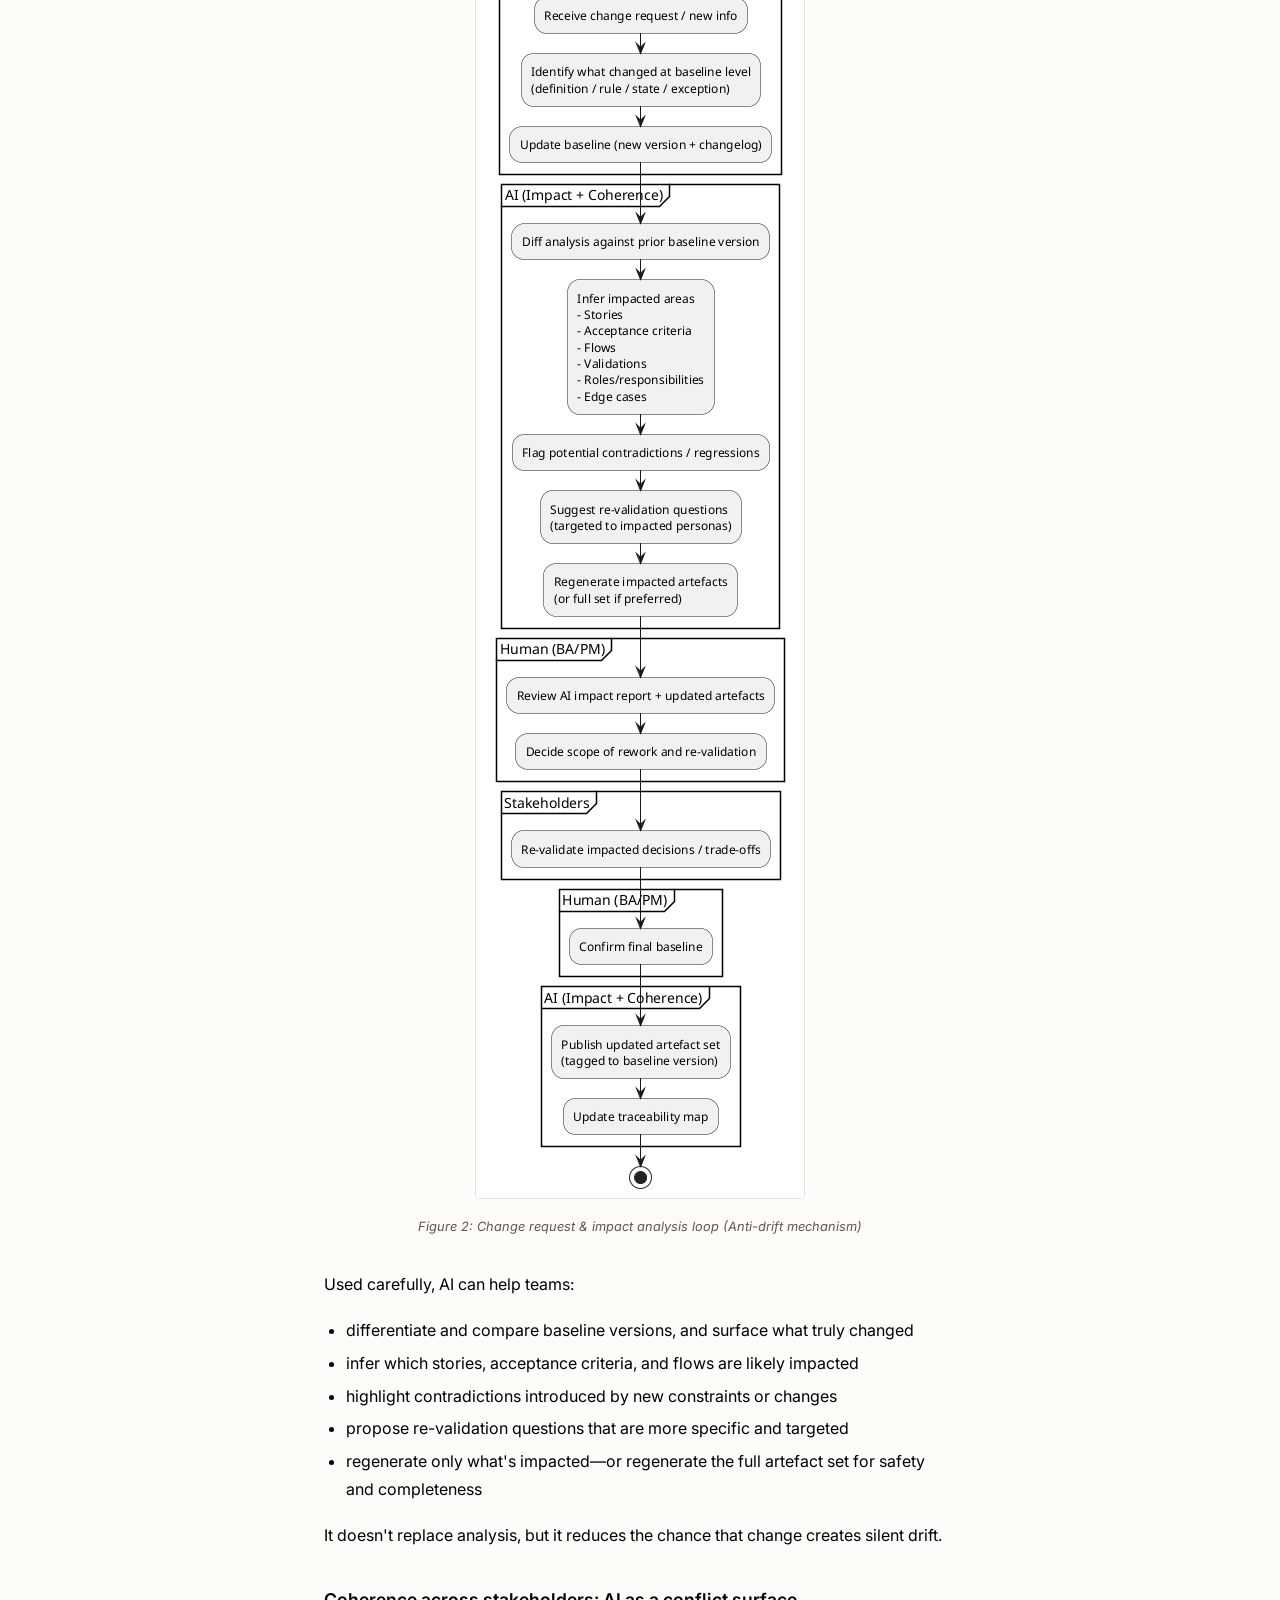
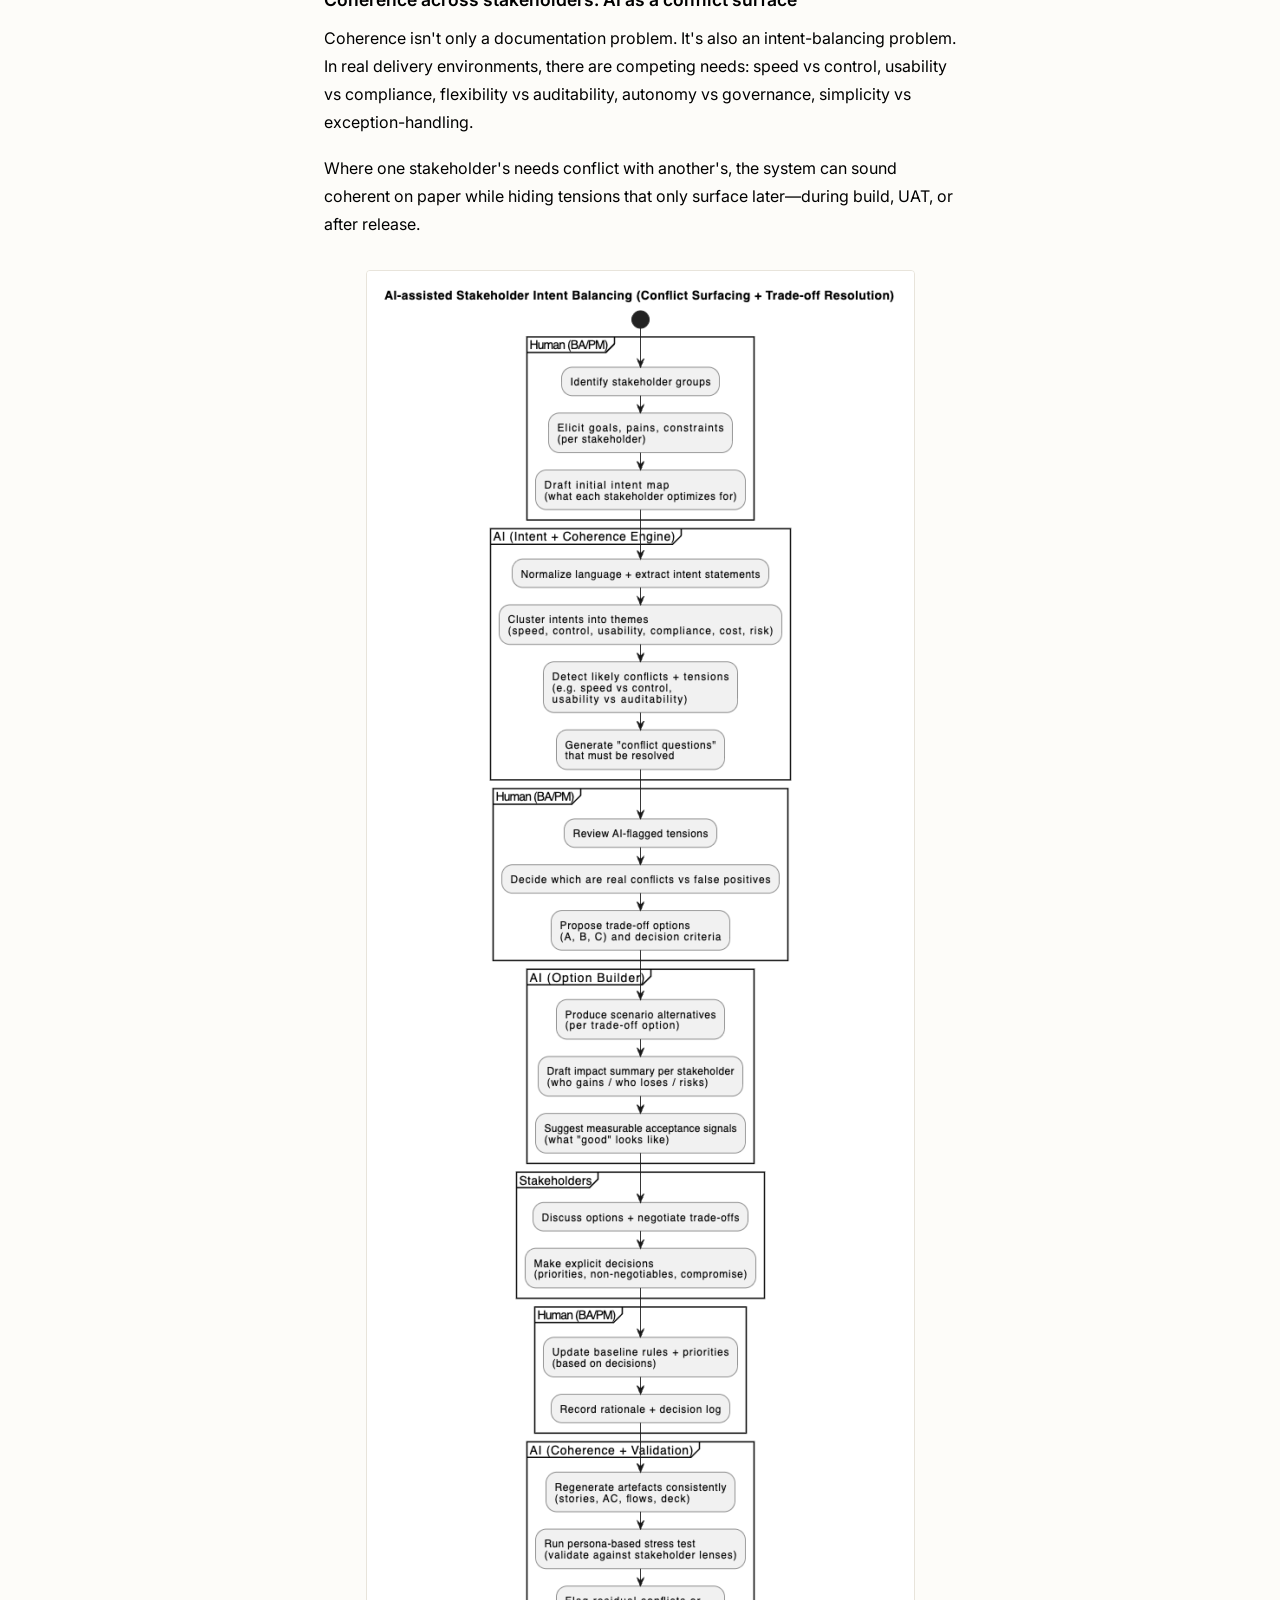
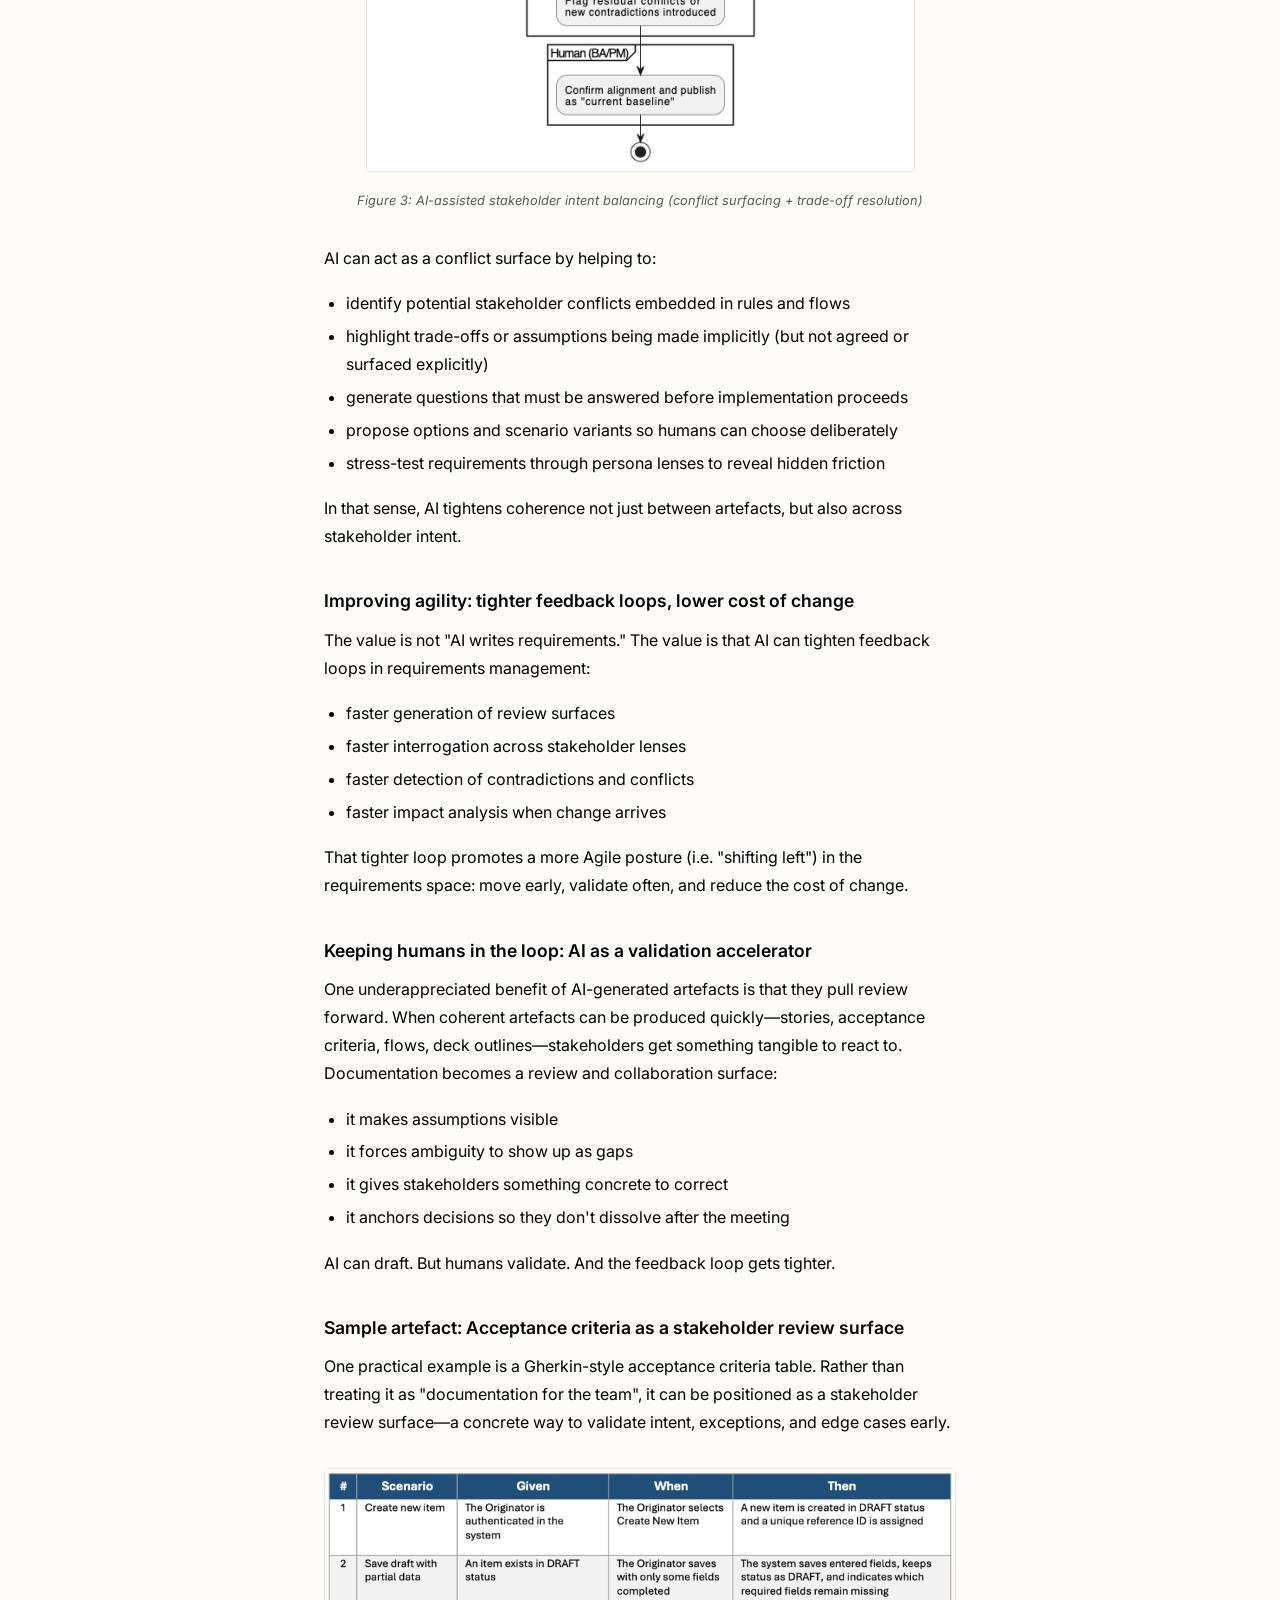
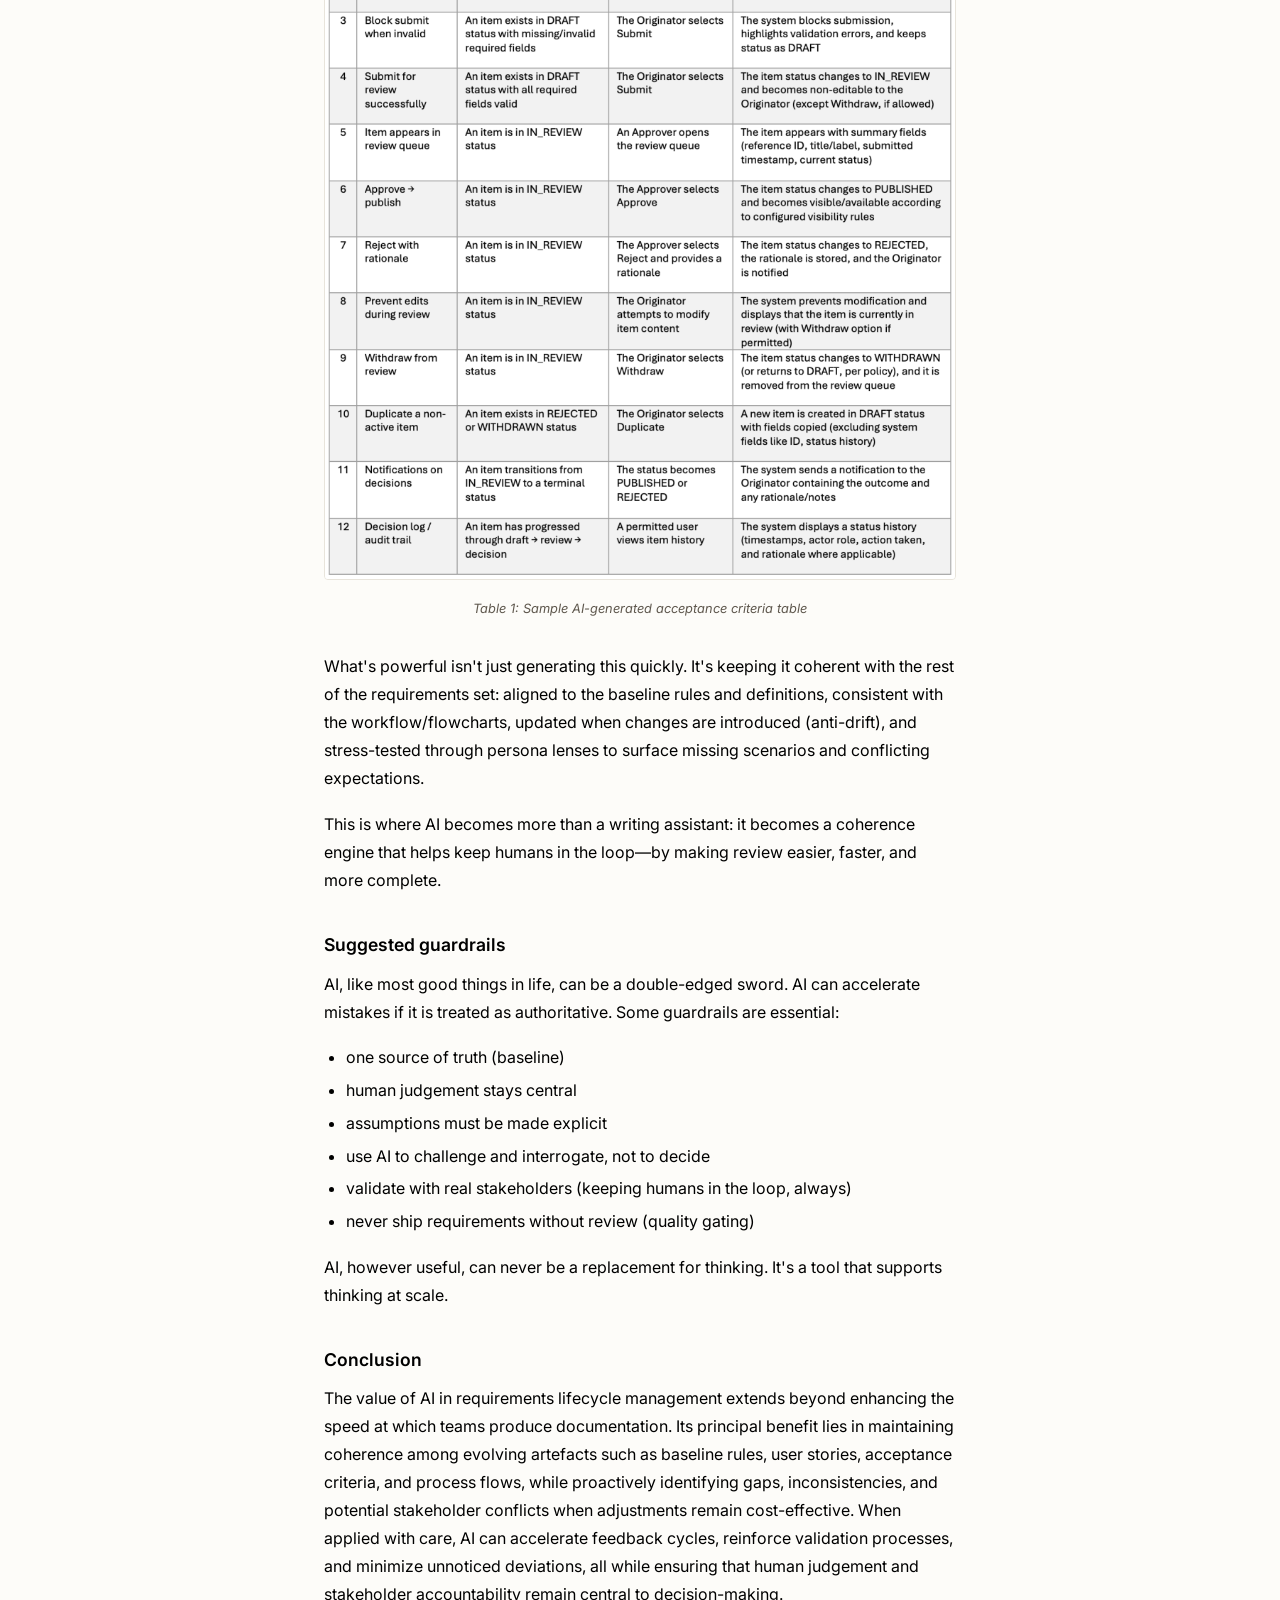
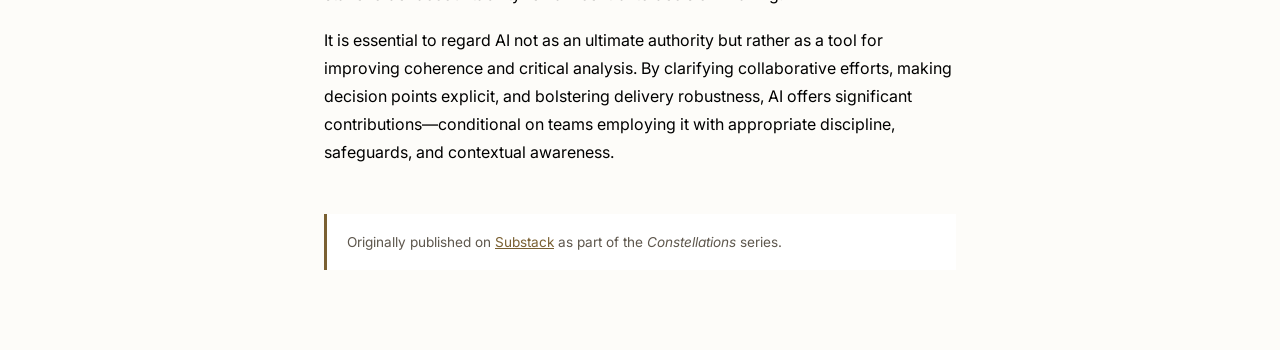
<file: articles/rethinking-ai-requirements.html>
<!DOCTYPE html>
<html lang="en">
<head>
  <meta charset="UTF-8" />
  <meta name="viewport" content="width=device-width, initial-scale=1.0" />
  <title>Rethinking the Role of Artificial Intelligence in Requirements Lifecycle Management — Lionel Lam</title>
  <link rel="canonical" href="https://lionellam.substack.com/p/rethinking-the-role-of-artificial" />
  <link href="https://fonts.googleapis.com/css2?family=Inter:wght@300;400;500;600;700&display=swap" rel="stylesheet" />
  <link rel="stylesheet" href="../css/theme.css" />
  <link rel="stylesheet" href="../css/base.css" />
  <script src="../config.js"></script>
  <script>
    (function () {
      const base = (typeof SITE_CONFIG !== 'undefined' ? SITE_CONFIG.theme : null) || 'gold';
      const savedDark = localStorage.getItem('theme-dark');
      const theme = savedDark === 'true' ? base + '-dark' : base;
      document.documentElement.setAttribute('data-theme', theme);
    })();
  </script>
  <style>
    .article-wrap {
      max-width: 680px;
      margin: 0 auto;
      padding: 48px 24px 80px;
    }
    .article-back {
      display: inline-flex;
      align-items: center;
      gap: 6px;
      font-size: 0.85rem;
      color: var(--accent);
      text-decoration: none;
      margin-bottom: 40px;
    }
    .article-back:hover { text-decoration: underline; }
    .article-meta {
      font-size: 0.8rem;
      color: var(--text-muted);
      text-transform: uppercase;
      letter-spacing: 0.08em;
      margin-bottom: 8px;
    }
    .article-title {
      font-size: 1.9rem;
      font-weight: 700;
      color: var(--heading);
      line-height: 1.25;
      margin: 0 0 8px;
    }
    .article-subtitle {
      font-size: 1rem;
      color: var(--text-muted);
      margin: 0 0 32px;
      font-style: italic;
    }
    .article-rule {
      border: none;
      border-top: 2px solid var(--accent);
      width: 40px;
      margin: 0 0 32px;
    }
    .article-body h2 {
      font-size: 1.1rem;
      font-weight: 600;
      color: var(--heading);
      margin: 2em 0 0.5em;
    }
    .article-body p {
      color: var(--text);
      line-height: 1.75;
      margin: 0 0 1.1em;
    }
    .article-body ul {
      color: var(--text);
      line-height: 1.75;
      margin: 0 0 1.1em;
      padding-left: 1.4em;
    }
    .article-body ul li { margin-bottom: 0.3em; }
    .article-body ol {
      color: var(--text);
      line-height: 1.75;
      margin: 0 0 1.1em;
      padding-left: 1.4em;
    }
    .article-body ol li { margin-bottom: 0.3em; }
    .article-substack-note {
      margin-top: 48px;
      padding: 16px 20px;
      border-left: 3px solid var(--accent);
      background: var(--white);
      font-size: 0.85rem;
      color: var(--text-muted);
    }
    .article-substack-note a { color: var(--accent); }
    .article-cover {
      width: 100%;
      border-radius: 6px;
      margin-bottom: 32px;
    }
    .article-figure {
      margin: 2em 0;
      text-align: center;
    }
    .article-figure img {
      max-width: 100%;
      border-radius: 4px;
      border: 1px solid var(--border-light);
    }
    .article-figure figcaption {
      font-size: 0.8rem;
      color: var(--text-muted);
      margin-top: 8px;
      font-style: italic;
    }
  </style>
</head>
<body>
  <div class="top-rule"></div>
  <div class="article-wrap">
    <a class="article-back" href="../index.html">← Back to CV</a>

    <div class="article-meta">Lionel Lam &nbsp;·&nbsp; 17 January 2026 &nbsp;·&nbsp; Constellations</div>
    <h1 class="article-title">Rethinking the Role of Artificial Intelligence in Requirements Lifecycle Management</h1>
    <p class="article-subtitle">Shifting the paradigm: from "output" to "coherence"</p>
    <hr class="article-rule" />
    <img class="article-cover" src="img/ai-req-cover.png" alt="Rethinking the Role of Artificial Intelligence in Requirements Lifecycle Management" />

    <div class="article-body">
      <p>Artificial intelligence is increasingly recognized as an effective resource for enhancing productivity in areas such as writing, summarization, and workflow automation. However, within requirements management, the quality of results is contingent upon establishing well-defined objectives at the outset. Ambiguous intentions or requirements can cause teams to advance quickly but may ultimately result in unsuitable solutions, which can lead to quality concerns, extensive testing needs, and rework.</p>
      <p>This article examines how AI can contribute to requirements management by consolidating requirements, generating documents suitable for review, and detecting potential issues early, all with the essential support of human oversight.</p>
      <p>Given the current limitations of AI technology, it is recommended that readers carefully assess these approaches, consider peer input, and evaluate their own risk tolerance before adoption.</p>

      <h2>The centrality of business analysis in requirements management</h2>
      <p>Business analysis is upstream work, and upstream quality usually sets the ceiling for downstream delivery.</p>
      <p>Much of what a team can deliver—and how confidently it can deliver it—is contingent on:</p>
      <ul>
        <li>how well intent is clarified early</li>
        <li>how cleanly needs are translated into workable increments</li>
        <li>how assumptions are surfaced before they harden into scope</li>
        <li>how exceptions, edge cases, and constraints are handled upfront</li>
        <li>how traceability holds as change happens</li>
      </ul>
      <p>When upstream work is strong, delivery feels smooth. When upstream work is weak, teams don't just "move slower"—they may spend cycles rebuilding understanding later. AI does not aim to be the silver bullet that can change this reality, but it can strengthen upstream quality by tightening the clarity and validation loops earlier.</p>

      <h2>The problem of requirements drift</h2>
      <p>A requirement starts as a conversation. Then it becomes meeting notes. Then a deck. Then user stories. Then acceptance criteria. Then a flow chart. Then test cases.</p>
      <p>Somewhere along the way, the original intent gets rewritten so many times that the artefacts start disagreeing with one another. That's requirements drift—and it's one of the most costly (and possibly least visible) failure modes in delivery.</p>

      <h2>The shift: From "writing assistant" to "requirements holder"</h2>
      <p>A useful mental model is this:</p>
      <ul>
        <li><strong>Humans own the meaning:</strong> intent, constraints, trade-offs, exceptions, priorities.</li>
        <li><strong>AI accelerates the coherence work:</strong> structuring, translating, cross-checking, and generating consistent artefacts.</li>
        <li><strong>AI strengthens the interrogation loop:</strong> surfacing blind spots, hidden assumptions, and edge cases through stress-testing.</li>
      </ul>
      <p>Used this way, AI becomes less like "autofill", and more like a requirements workbench: a container, where fragmented ideas can be held, structured, challenged, and refined.</p>

      <h2>The workflow: Keeping humans in the loop, always</h2>
      <p>A proven pattern is to treat requirements as a baseline plus a coherent artefact set: capture intent → establish a baseline → generate artefacts → interrogate → validate → regenerate coherently.</p>
      <figure class="article-figure">
        <img src="img/ai-req-fig1.png" alt="Figure 1: End-to-end AI-assisted requirements lifecycle management" />
        <figcaption>Figure 1: End-to-end AI-assisted requirements lifecycle management</figcaption>
      </figure>
      <p>So, putting this together, it's the discipline of:</p>
      <ul>
        <li>maintaining one "source of truth" baseline</li>
        <li>using AI to generate consistent views from that baseline</li>
        <li>using those outputs to accelerate stakeholder validation earlier</li>
      </ul>

      <h2>A practical approach: how AI can support the requirements lifecycle</h2>

      <h2>1. Start with a baseline that AI can "hold"</h2>
      <p>Instead of jumping straight to artefacts, start by building a structured baseline—a compact source of truth. This baseline typically includes:</p>
      <ul>
        <li>Definitions (terms, roles, key objects)</li>
        <li>Rules and constraints ("must", "must not", validations, dependencies)</li>
        <li>States and transitions (what statuses exist, when they change, what triggers them)</li>
        <li>Exceptions and boundary conditions (what happens when something goes wrong)</li>
      </ul>
      <p>Once the baseline exists, AI can help hold the structure—keeping logic coherent as different representations are generated. Not because AI is authoritative, but because it is good at remembering structure, spotting inconsistencies, and expressing the same logic in multiple formats.</p>

      <h2>2. Generate artefacts as a coherent set</h2>
      <p>Requirements drift often happens because artefacts are produced separately, at different times, in different styles. A coherent artefact set derived from the same baseline may include:</p>
      <ul>
        <li>stakeholder-friendly summary (intent + outcomes)</li>
        <li>user stories (actor → intent → value)</li>
        <li>acceptance criteria (often Given/When/Then)</li>
        <li>flow chart / activity flow (how it moves)</li>
        <li>requirements deck structure (what to communicate, and in what sequence)</li>
      </ul>
      <p>The point isn't to produce more documentation. It's to keep all views aligned.</p>

      <h2>3. Use personas to interrogate and stress-test requirements</h2>
      <p>Many blind spots in requirements aren't technical—they're perspective gaps. Different stakeholders see different risks, incentives, and "gotchas." AI can help by interrogating requirements through persona lenses—not just job titles, but what each persona optimises for and how they behave under pressure. For example:</p>
      <ul>
        <li>a compliance-minded reviewer who is risk-averse and wants auditability</li>
        <li>a rushed operator who needs speed and hates extra steps</li>
        <li>a skeptical approver who assumes submissions are incomplete</li>
        <li>a first-time user who doesn't know the "right" process</li>
      </ul>
      <p>AI-driven interrogation can surface missing rules, unclear definitions, unhandled exception paths, ambiguous transitions, and hidden needs stakeholders didn't articulate directly. This doesn't replace stakeholder engagement—it makes those conversations sharper and more productive.</p>

      <h2>4. Run a consistency loop: find contradictions, drift, and omissions</h2>
      <p>Once artefacts have been produced, AI can check them against each other. Common consistency checks include:</p>
      <ul>
        <li>Compare the acceptance criteria to the baseline rules—what is missing or inconsistent?</li>
        <li>Does the flow cover every transition described in the rules?</li>
        <li>Are terms used consistently across artefacts?</li>
        <li>List assumptions that are implicit and should be explicit.</li>
      </ul>
      <p>This is also where AI can help maintain traceability relationships that are otherwise painful to keep current.</p>

      <h2>5. Keep a baseline-first change discipline</h2>
      <p>When requirements change (and they always do), the usual failure mode is patchwork updates. A baseline-first discipline is simple: update the baseline first, then regenerate downstream artefacts. AI makes this feasible without turning every change request into documentation chaos.</p>

      <h2>Change impact tracking: an anti-drift mechanism</h2>
      <p>An important risk associated with project delivery is not the original baseline itself, but rather the deviations introduced by ongoing changes. The issue does not lie in change per se; instead, it stems from the unmonitored consequences and ripple effects that may arise.</p>
      <figure class="article-figure">
        <img src="img/ai-req-fig2.png" alt="Figure 2: Change request & impact analysis loop (Anti-drift mechanism)" />
        <figcaption>Figure 2: Change request &amp; impact analysis loop (Anti-drift mechanism)</figcaption>
      </figure>
      <p>Used carefully, AI can help teams:</p>
      <ul>
        <li>differentiate and compare baseline versions, and surface what truly changed</li>
        <li>infer which stories, acceptance criteria, and flows are likely impacted</li>
        <li>highlight contradictions introduced by new constraints or changes</li>
        <li>propose re-validation questions that are more specific and targeted</li>
        <li>regenerate only what's impacted—or regenerate the full artefact set for safety and completeness</li>
      </ul>
      <p>It doesn't replace analysis, but it reduces the chance that change creates silent drift.</p>

      <h2>Coherence across stakeholders: AI as a conflict surface</h2>
      <p>Coherence isn't only a documentation problem. It's also an intent-balancing problem. In real delivery environments, there are competing needs: speed vs control, usability vs compliance, flexibility vs auditability, autonomy vs governance, simplicity vs exception-handling.</p>
      <p>Where one stakeholder's needs conflict with another's, the system can sound coherent on paper while hiding tensions that only surface later—during build, UAT, or after release.</p>
      <figure class="article-figure">
        <img src="img/ai-req-fig3.png" alt="Figure 3: AI-assisted stakeholder intent balancing (conflict surfacing + trade-off resolution)" />
        <figcaption>Figure 3: AI-assisted stakeholder intent balancing (conflict surfacing + trade-off resolution)</figcaption>
      </figure>
      <p>AI can act as a conflict surface by helping to:</p>
      <ul>
        <li>identify potential stakeholder conflicts embedded in rules and flows</li>
        <li>highlight trade-offs or assumptions being made implicitly (but not agreed or surfaced explicitly)</li>
        <li>generate questions that must be answered before implementation proceeds</li>
        <li>propose options and scenario variants so humans can choose deliberately</li>
        <li>stress-test requirements through persona lenses to reveal hidden friction</li>
      </ul>
      <p>In that sense, AI tightens coherence not just between artefacts, but also across stakeholder intent.</p>

      <h2>Improving agility: tighter feedback loops, lower cost of change</h2>
      <p>The value is not "AI writes requirements." The value is that AI can tighten feedback loops in requirements management:</p>
      <ul>
        <li>faster generation of review surfaces</li>
        <li>faster interrogation across stakeholder lenses</li>
        <li>faster detection of contradictions and conflicts</li>
        <li>faster impact analysis when change arrives</li>
      </ul>
      <p>That tighter loop promotes a more Agile posture (i.e. "shifting left") in the requirements space: move early, validate often, and reduce the cost of change.</p>

      <h2>Keeping humans in the loop: AI as a validation accelerator</h2>
      <p>One underappreciated benefit of AI-generated artefacts is that they pull review forward. When coherent artefacts can be produced quickly—stories, acceptance criteria, flows, deck outlines—stakeholders get something tangible to react to. Documentation becomes a review and collaboration surface:</p>
      <ul>
        <li>it makes assumptions visible</li>
        <li>it forces ambiguity to show up as gaps</li>
        <li>it gives stakeholders something concrete to correct</li>
        <li>it anchors decisions so they don't dissolve after the meeting</li>
      </ul>
      <p>AI can draft. But humans validate. And the feedback loop gets tighter.</p>

      <h2>Sample artefact: Acceptance criteria as a stakeholder review surface</h2>
      <p>One practical example is a Gherkin-style acceptance criteria table. Rather than treating it as "documentation for the team", it can be positioned as a stakeholder review surface—a concrete way to validate intent, exceptions, and edge cases early.</p>
      <figure class="article-figure">
        <img src="img/ai-req-table1.png" alt="Table 1: Sample AI-generated acceptance criteria table" />
        <figcaption>Table 1: Sample AI-generated acceptance criteria table</figcaption>
      </figure>
      <p>What's powerful isn't just generating this quickly. It's keeping it coherent with the rest of the requirements set: aligned to the baseline rules and definitions, consistent with the workflow/flowcharts, updated when changes are introduced (anti-drift), and stress-tested through persona lenses to surface missing scenarios and conflicting expectations.</p>
      <p>This is where AI becomes more than a writing assistant: it becomes a coherence engine that helps keep humans in the loop—by making review easier, faster, and more complete.</p>

      <h2>Suggested guardrails</h2>
      <p>AI, like most good things in life, can be a double-edged sword. AI can accelerate mistakes if it is treated as authoritative. Some guardrails are essential:</p>
      <ul>
        <li>one source of truth (baseline)</li>
        <li>human judgement stays central</li>
        <li>assumptions must be made explicit</li>
        <li>use AI to challenge and interrogate, not to decide</li>
        <li>validate with real stakeholders (keeping humans in the loop, always)</li>
        <li>never ship requirements without review (quality gating)</li>
      </ul>
      <p>AI, however useful, can never be a replacement for thinking. It's a tool that supports thinking at scale.</p>

      <h2>Conclusion</h2>
      <p>The value of AI in requirements lifecycle management extends beyond enhancing the speed at which teams produce documentation. Its principal benefit lies in maintaining coherence among evolving artefacts such as baseline rules, user stories, acceptance criteria, and process flows, while proactively identifying gaps, inconsistencies, and potential stakeholder conflicts when adjustments remain cost-effective. When applied with care, AI can accelerate feedback cycles, reinforce validation processes, and minimize unnoticed deviations, all while ensuring that human judgement and stakeholder accountability remain central to decision-making.</p>
      <p>It is essential to regard AI not as an ultimate authority but rather as a tool for improving coherence and critical analysis. By clarifying collaborative efforts, making decision points explicit, and bolstering delivery robustness, AI offers significant contributions—conditional on teams employing it with appropriate discipline, safeguards, and contextual awareness.</p>

      <div class="article-substack-note">
        Originally published on <a href="https://lionellam.substack.com/p/rethinking-the-role-of-artificial" target="_blank" rel="noopener noreferrer">Substack</a> as part of the <em>Constellations</em> series.
      </div>
    </div>
  </div>
</body>
</html>
</file>
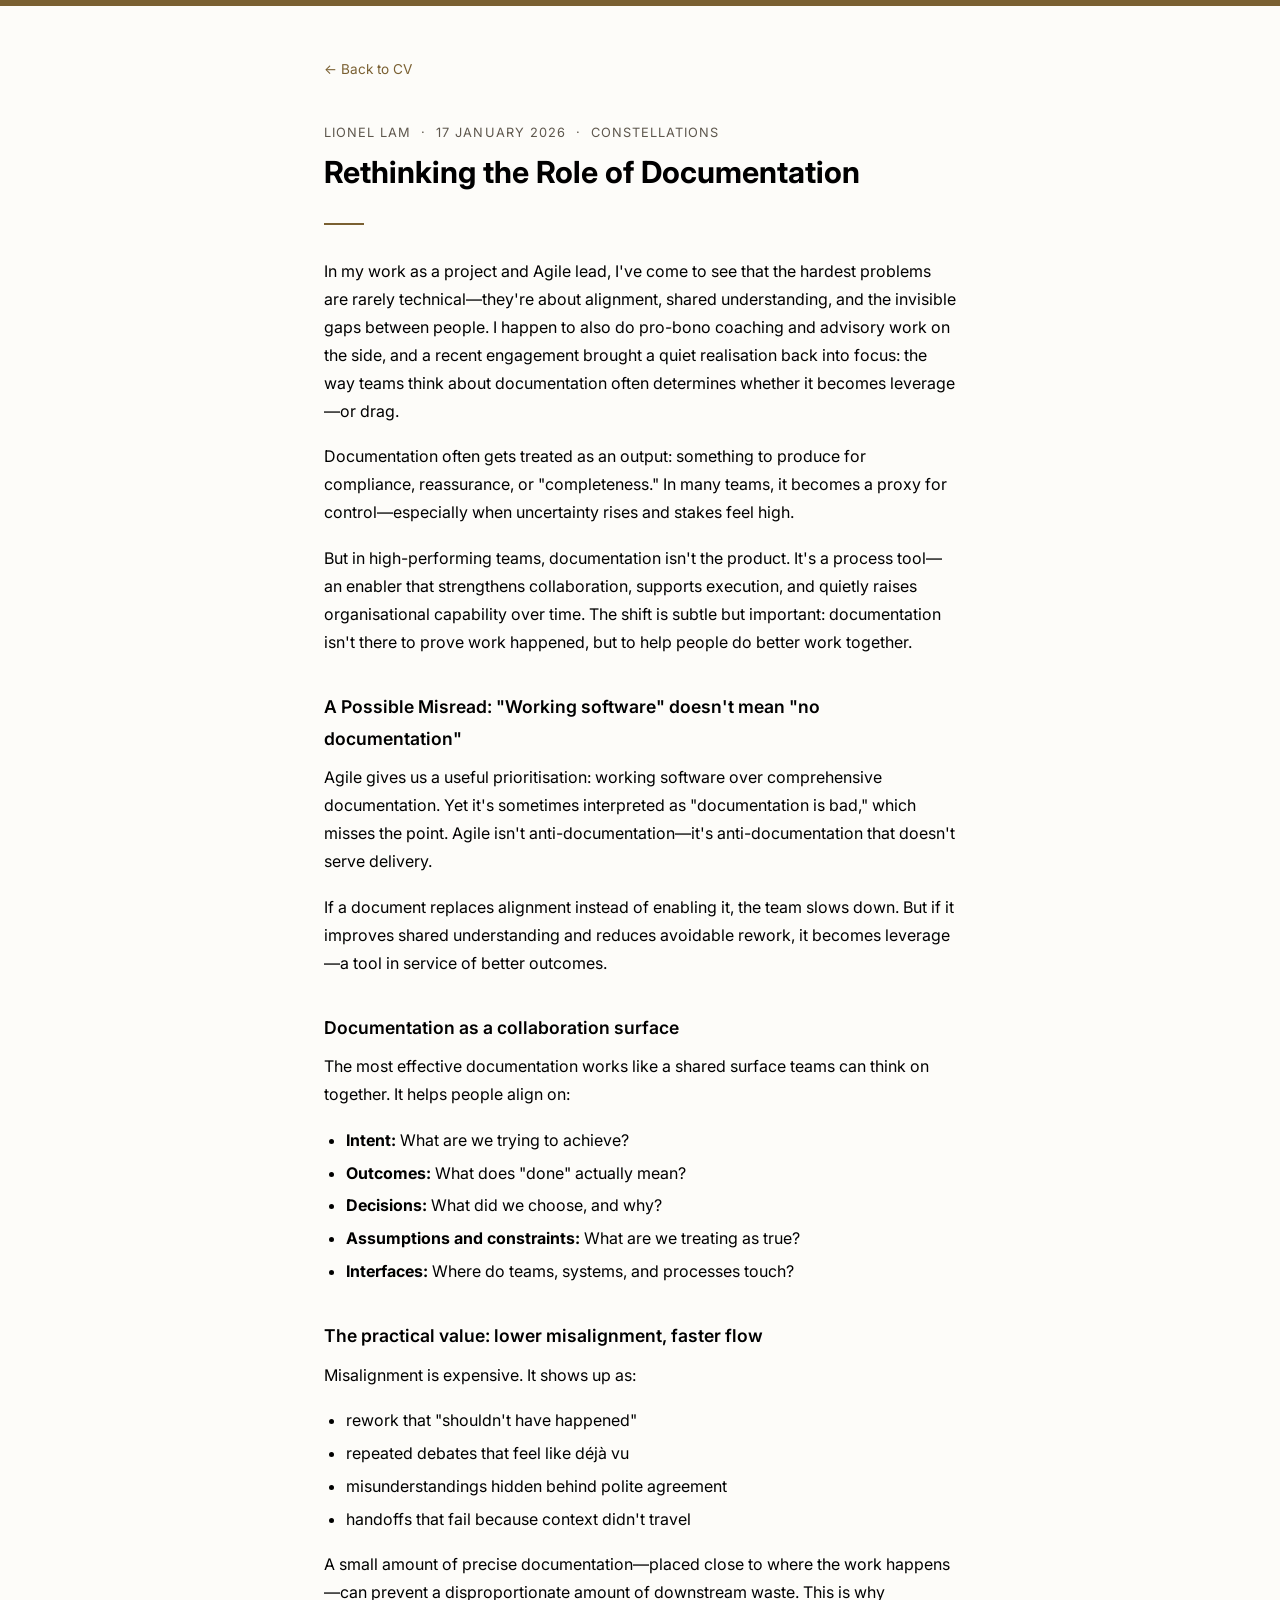
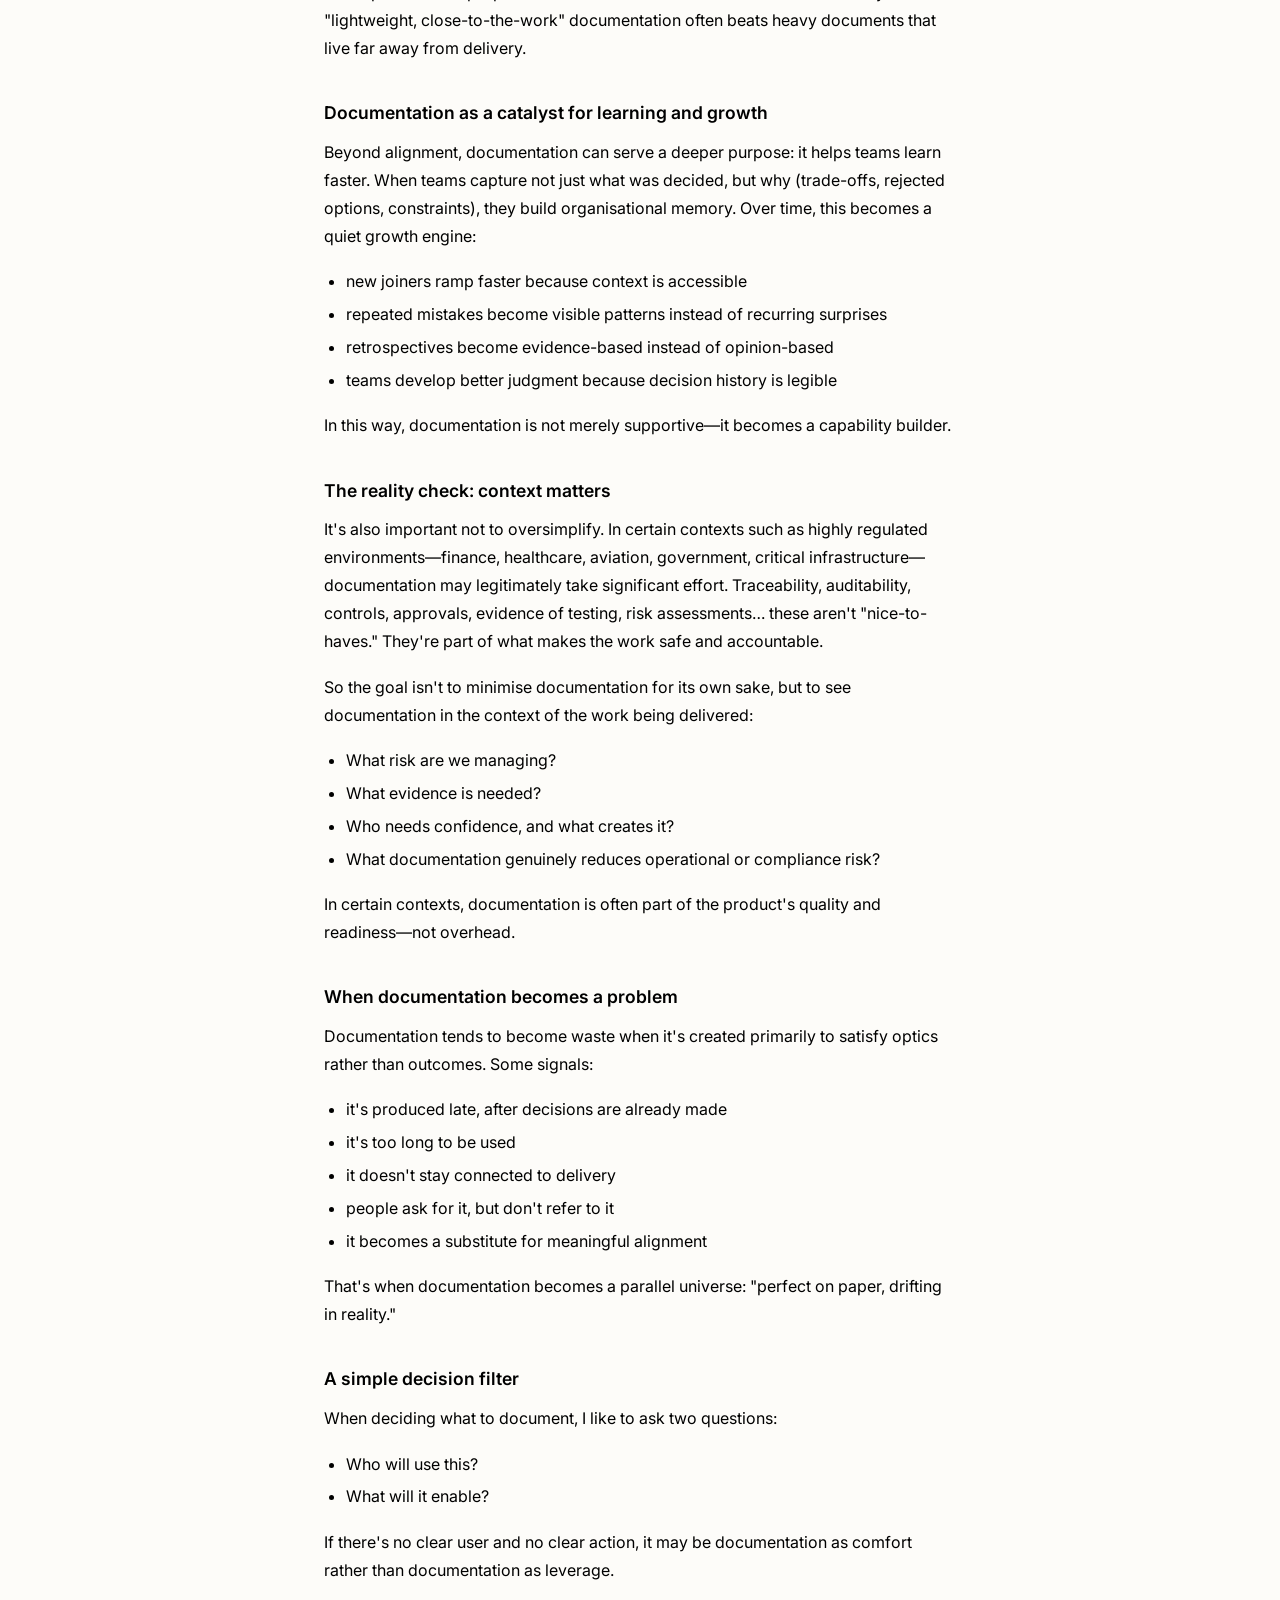
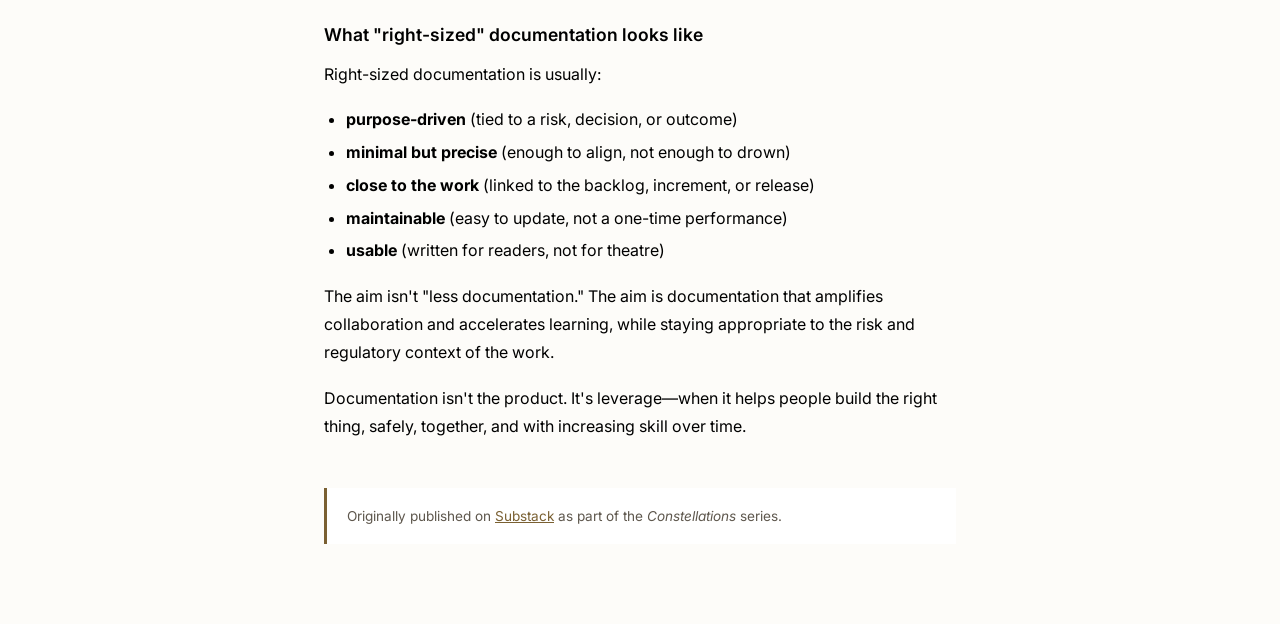
<file: articles/rethinking-documentation.html>
<!DOCTYPE html>
<html lang="en">
<head>
  <meta charset="UTF-8" />
  <meta name="viewport" content="width=device-width, initial-scale=1.0" />
  <title>Rethinking the Role of Documentation — Lionel Lam</title>
  <link rel="canonical" href="https://lionellam.substack.com/p/rethinking-the-role-of-documentation" />
  <link href="https://fonts.googleapis.com/css2?family=Inter:wght@300;400;500;600;700&display=swap" rel="stylesheet" />
  <link rel="stylesheet" href="../css/theme.css" />
  <link rel="stylesheet" href="../css/base.css" />
  <script src="../config.js"></script>
  <script>
    (function () {
      const base = (typeof SITE_CONFIG !== 'undefined' ? SITE_CONFIG.theme : null) || 'gold';
      const savedDark = localStorage.getItem('theme-dark');
      const theme = savedDark === 'true' ? base + '-dark' : base;
      document.documentElement.setAttribute('data-theme', theme);
    })();
  </script>
  <style>
    .article-wrap {
      max-width: 680px;
      margin: 0 auto;
      padding: 48px 24px 80px;
    }
    .article-back {
      display: inline-flex;
      align-items: center;
      gap: 6px;
      font-size: 0.85rem;
      color: var(--accent);
      text-decoration: none;
      margin-bottom: 40px;
    }
    .article-back:hover { text-decoration: underline; }
    .article-meta {
      font-size: 0.8rem;
      color: var(--text-muted);
      text-transform: uppercase;
      letter-spacing: 0.08em;
      margin-bottom: 8px;
    }
    .article-title {
      font-size: 1.9rem;
      font-weight: 700;
      color: var(--heading);
      line-height: 1.25;
      margin: 0 0 32px;
    }
    .article-rule {
      border: none;
      border-top: 2px solid var(--accent);
      width: 40px;
      margin: 0 0 32px;
    }
    .article-body h2 {
      font-size: 1.1rem;
      font-weight: 600;
      color: var(--heading);
      margin: 2em 0 0.5em;
    }
    .article-body p {
      color: var(--text);
      line-height: 1.75;
      margin: 0 0 1.1em;
    }
    .article-body ul {
      color: var(--text);
      line-height: 1.75;
      margin: 0 0 1.1em;
      padding-left: 1.4em;
    }
    .article-body ul li { margin-bottom: 0.3em; }
    .article-body strong { color: var(--heading); }
    .article-closing {
      margin-top: 2em;
      padding: 20px 24px;
      border-left: 3px solid var(--accent);
      background: var(--white);
    }
    .article-closing p {
      margin: 0;
      font-style: italic;
      color: var(--text-mid);
    }
    .article-substack-note {
      margin-top: 48px;
      padding: 16px 20px;
      border-left: 3px solid var(--accent);
      background: var(--white);
      font-size: 0.85rem;
      color: var(--text-muted);
    }
    .article-substack-note a { color: var(--accent); }
  </style>
</head>
<body>
  <div class="top-rule"></div>
  <div class="article-wrap">
    <a class="article-back" href="../index.html">← Back to CV</a>

    <div class="article-meta">Lionel Lam &nbsp;·&nbsp; 17 January 2026 &nbsp;·&nbsp; Constellations</div>
    <h1 class="article-title">Rethinking the Role of Documentation</h1>
    <hr class="article-rule" />

    <div class="article-body">
      <p>In my work as a project and Agile lead, I've come to see that the hardest problems are rarely technical—they're about alignment, shared understanding, and the invisible gaps between people. I happen to also do pro-bono coaching and advisory work on the side, and a recent engagement brought a quiet realisation back into focus: the way teams think about documentation often determines whether it becomes leverage—or drag.</p>
      <p>Documentation often gets treated as an output: something to produce for compliance, reassurance, or "completeness." In many teams, it becomes a proxy for control—especially when uncertainty rises and stakes feel high.</p>
      <p>But in high-performing teams, documentation isn't the product. It's a process tool—an enabler that strengthens collaboration, supports execution, and quietly raises organisational capability over time. The shift is subtle but important: documentation isn't there to prove work happened, but to help people do better work together.</p>

      <h2>A Possible Misread: "Working software" doesn't mean "no documentation"</h2>
      <p>Agile gives us a useful prioritisation: working software over comprehensive documentation. Yet it's sometimes interpreted as "documentation is bad," which misses the point. Agile isn't anti-documentation—it's anti-documentation that doesn't serve delivery.</p>
      <p>If a document replaces alignment instead of enabling it, the team slows down. But if it improves shared understanding and reduces avoidable rework, it becomes leverage—a tool in service of better outcomes.</p>

      <h2>Documentation as a collaboration surface</h2>
      <p>The most effective documentation works like a shared surface teams can think on together. It helps people align on:</p>
      <ul>
        <li><strong>Intent:</strong> What are we trying to achieve?</li>
        <li><strong>Outcomes:</strong> What does "done" actually mean?</li>
        <li><strong>Decisions:</strong> What did we choose, and why?</li>
        <li><strong>Assumptions and constraints:</strong> What are we treating as true?</li>
        <li><strong>Interfaces:</strong> Where do teams, systems, and processes touch?</li>
      </ul>

      <h2>The practical value: lower misalignment, faster flow</h2>
      <p>Misalignment is expensive. It shows up as:</p>
      <ul>
        <li>rework that "shouldn't have happened"</li>
        <li>repeated debates that feel like déjà vu</li>
        <li>misunderstandings hidden behind polite agreement</li>
        <li>handoffs that fail because context didn't travel</li>
      </ul>
      <p>A small amount of precise documentation—placed close to where the work happens—can prevent a disproportionate amount of downstream waste. This is why "lightweight, close-to-the-work" documentation often beats heavy documents that live far away from delivery.</p>

      <h2>Documentation as a catalyst for learning and growth</h2>
      <p>Beyond alignment, documentation can serve a deeper purpose: it helps teams learn faster. When teams capture not just what was decided, but why (trade-offs, rejected options, constraints), they build organisational memory. Over time, this becomes a quiet growth engine:</p>
      <ul>
        <li>new joiners ramp faster because context is accessible</li>
        <li>repeated mistakes become visible patterns instead of recurring surprises</li>
        <li>retrospectives become evidence-based instead of opinion-based</li>
        <li>teams develop better judgment because decision history is legible</li>
      </ul>
      <p>In this way, documentation is not merely supportive—it becomes a capability builder.</p>

      <h2>The reality check: context matters</h2>
      <p>It's also important not to oversimplify. In certain contexts such as highly regulated environments—finance, healthcare, aviation, government, critical infrastructure—documentation may legitimately take significant effort. Traceability, auditability, controls, approvals, evidence of testing, risk assessments… these aren't "nice-to-haves." They're part of what makes the work safe and accountable.</p>
      <p>So the goal isn't to minimise documentation for its own sake, but to see documentation in the context of the work being delivered:</p>
      <ul>
        <li>What risk are we managing?</li>
        <li>What evidence is needed?</li>
        <li>Who needs confidence, and what creates it?</li>
        <li>What documentation genuinely reduces operational or compliance risk?</li>
      </ul>
      <p>In certain contexts, documentation is often part of the product's quality and readiness—not overhead.</p>

      <h2>When documentation becomes a problem</h2>
      <p>Documentation tends to become waste when it's created primarily to satisfy optics rather than outcomes. Some signals:</p>
      <ul>
        <li>it's produced late, after decisions are already made</li>
        <li>it's too long to be used</li>
        <li>it doesn't stay connected to delivery</li>
        <li>people ask for it, but don't refer to it</li>
        <li>it becomes a substitute for meaningful alignment</li>
      </ul>
      <p>That's when documentation becomes a parallel universe: "perfect on paper, drifting in reality."</p>

      <h2>A simple decision filter</h2>
      <p>When deciding what to document, I like to ask two questions:</p>
      <ul>
        <li>Who will use this?</li>
        <li>What will it enable?</li>
      </ul>
      <p>If there's no clear user and no clear action, it may be documentation as comfort rather than documentation as leverage.</p>

      <h2>What "right-sized" documentation looks like</h2>
      <p>Right-sized documentation is usually:</p>
      <ul>
        <li><strong>purpose-driven</strong> (tied to a risk, decision, or outcome)</li>
        <li><strong>minimal but precise</strong> (enough to align, not enough to drown)</li>
        <li><strong>close to the work</strong> (linked to the backlog, increment, or release)</li>
        <li><strong>maintainable</strong> (easy to update, not a one-time performance)</li>
        <li><strong>usable</strong> (written for readers, not for theatre)</li>
      </ul>

      <p>The aim isn't "less documentation." The aim is documentation that amplifies collaboration and accelerates learning, while staying appropriate to the risk and regulatory context of the work.</p>
      <p>Documentation isn't the product. It's leverage—when it helps people build the right thing, safely, together, and with increasing skill over time.</p>

      <div class="article-substack-note">
        Originally published on <a href="https://lionellam.substack.com/p/rethinking-the-role-of-documentation" target="_blank" rel="noopener noreferrer">Substack</a> as part of the <em>Constellations</em> series.
      </div>
    </div>
  </div>
</body>
</html>
</file>
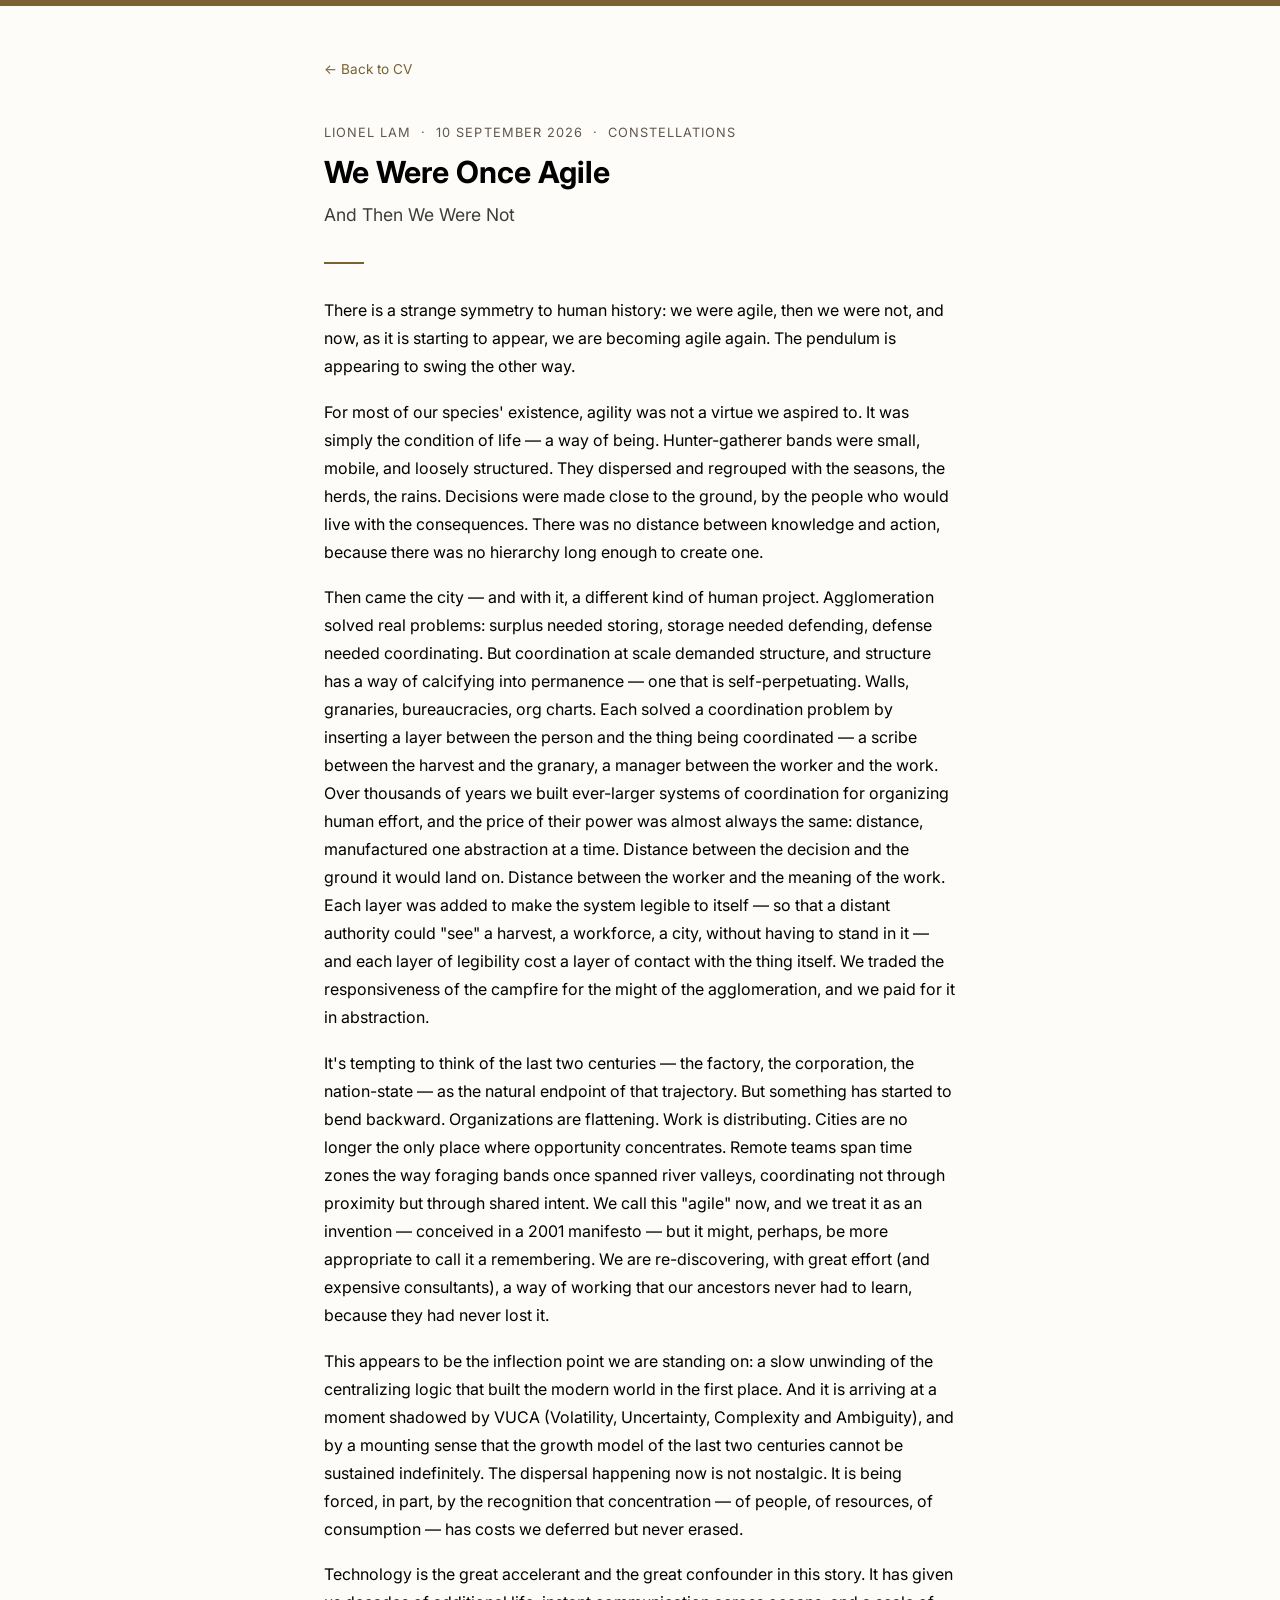
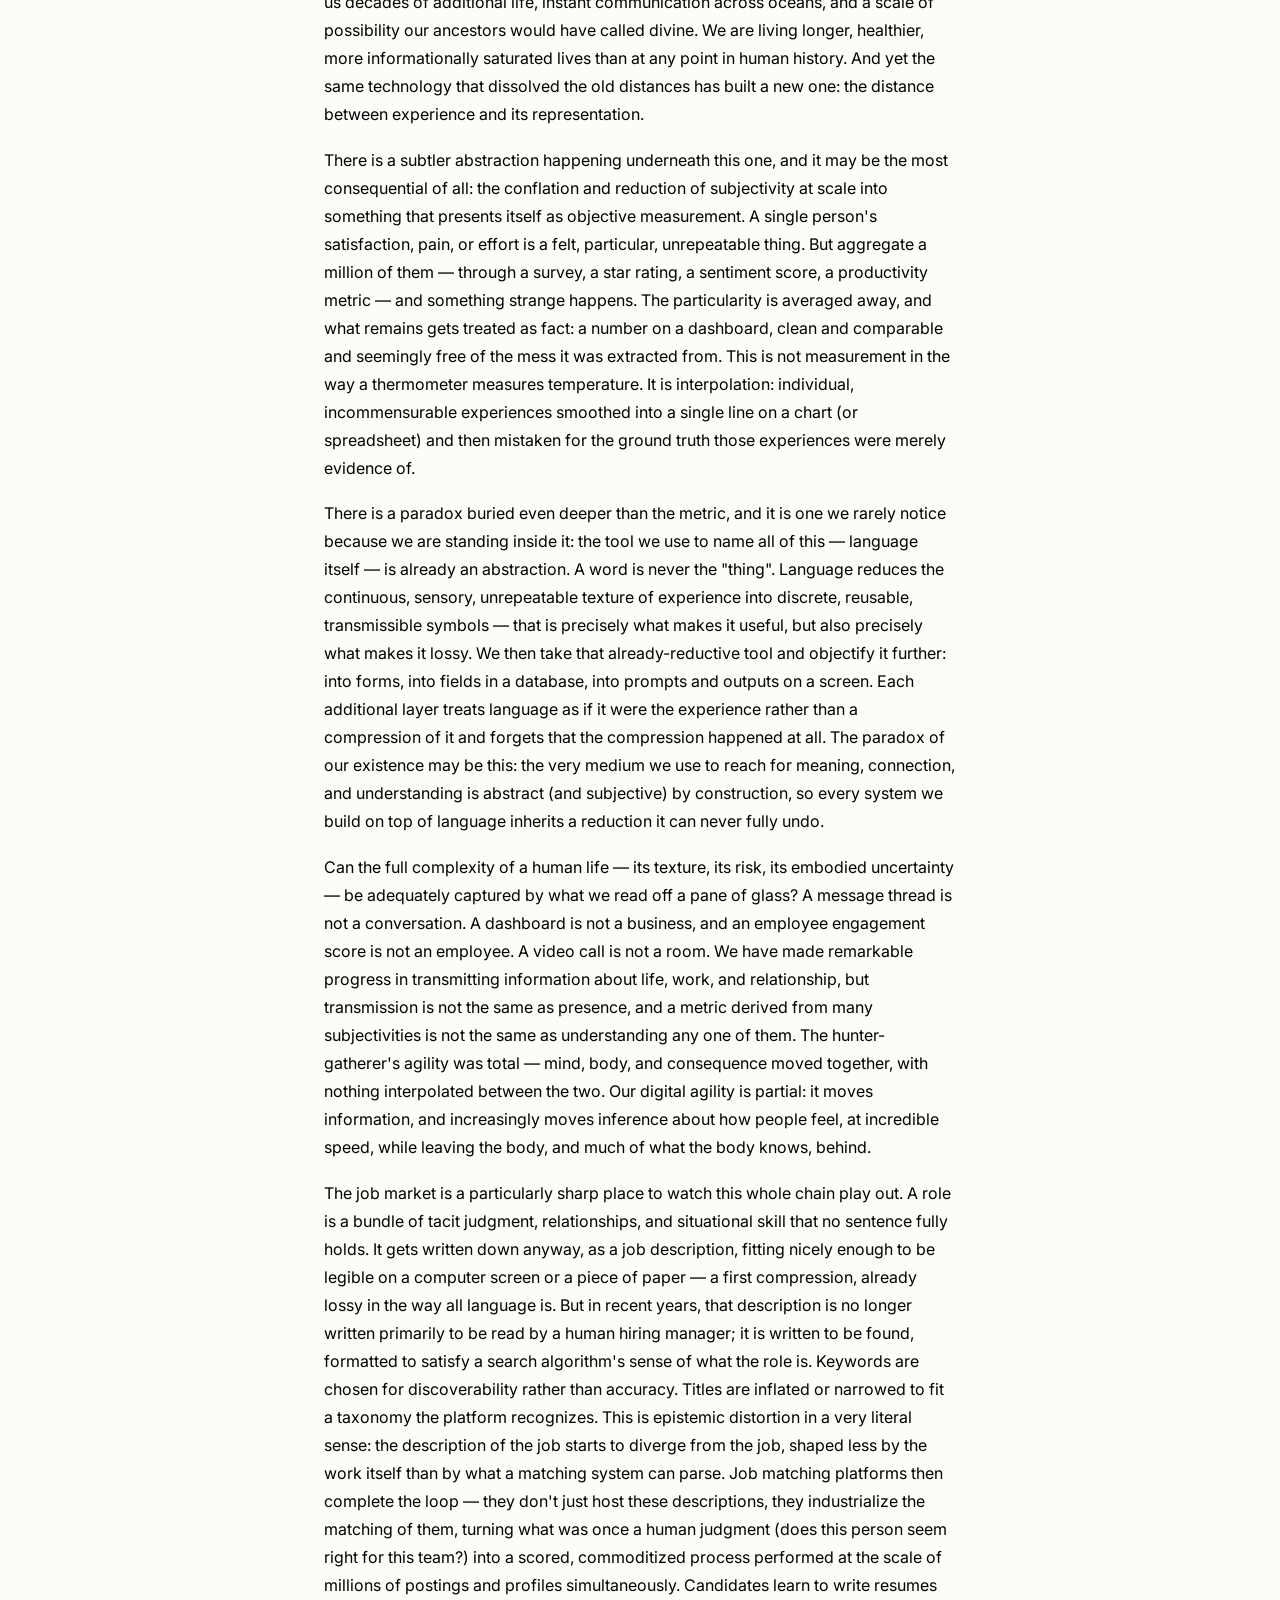
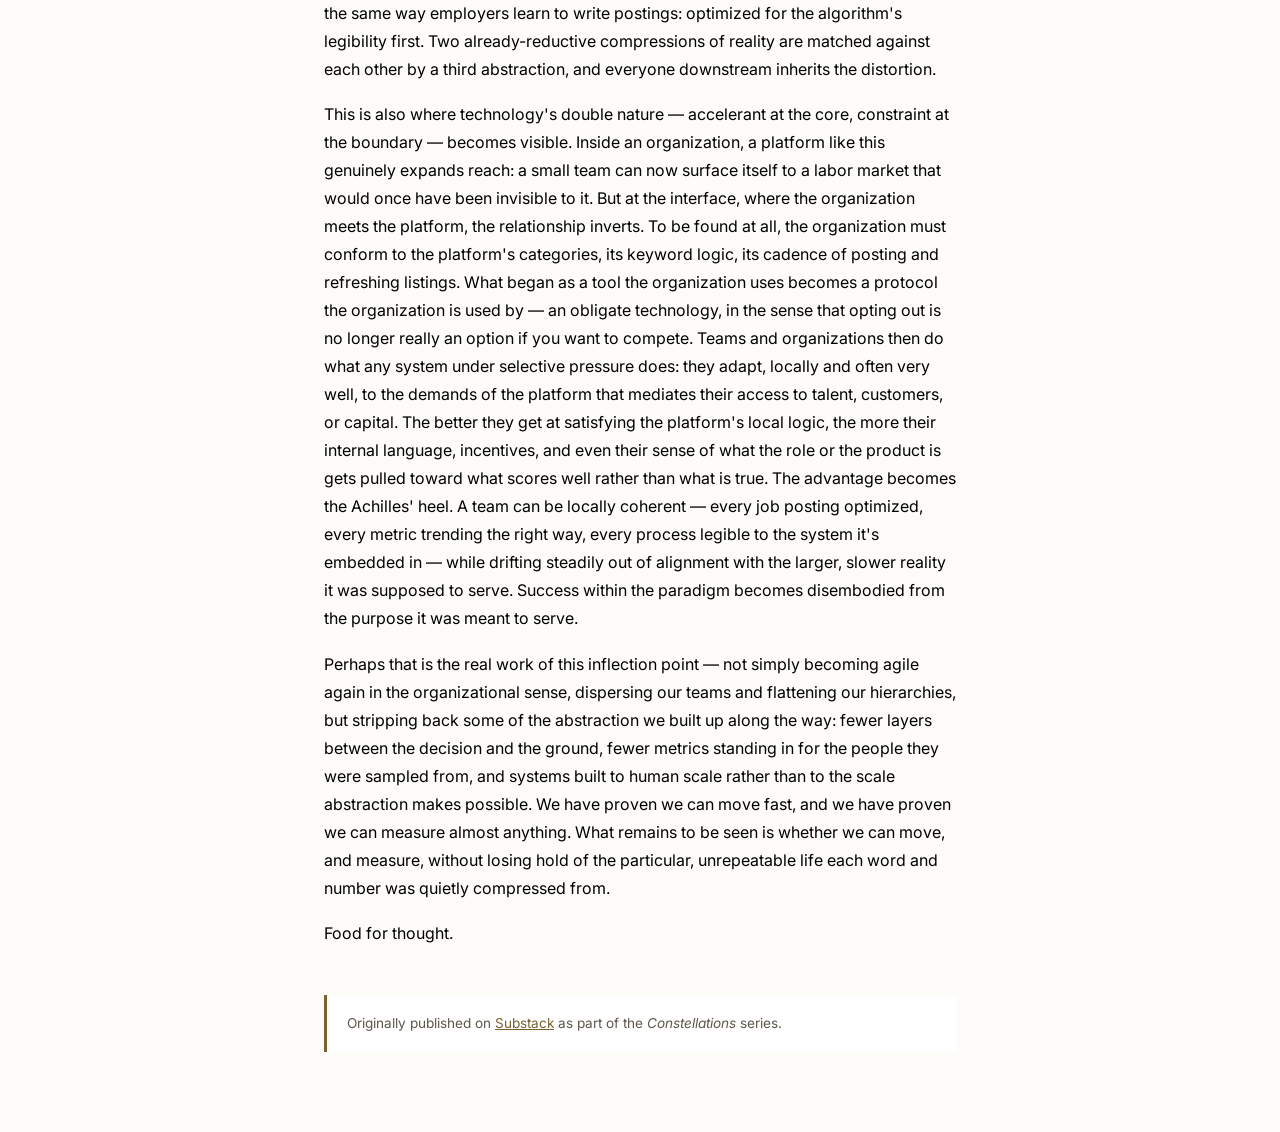
<file: articles/we-were-once-agile.html>
<!DOCTYPE html>
<html lang="en">
<head>
  <meta charset="UTF-8" />
  <meta name="viewport" content="width=device-width, initial-scale=1.0" />
  <title>We Were Once Agile — Lionel Lam</title>
  <link rel="canonical" href="https://lionellam.substack.com/p/we-were-once-agile" />
  <link href="https://fonts.googleapis.com/css2?family=Inter:wght@300;400;500;600;700&display=swap" rel="stylesheet" />
  <link rel="stylesheet" href="../css/theme.css" />
  <link rel="stylesheet" href="../css/base.css" />
  <script src="../config.js"></script>
  <script>
    (function () {
      const base = (typeof SITE_CONFIG !== 'undefined' ? SITE_CONFIG.theme : null) || 'gold';
      const savedDark = localStorage.getItem('theme-dark');
      const theme = savedDark === 'true' ? base + '-dark' : base;
      document.documentElement.setAttribute('data-theme', theme);
    })();
  </script>
  <style>
    .article-wrap {
      max-width: 680px;
      margin: 0 auto;
      padding: 48px 24px 80px;
    }
    .article-back {
      display: inline-flex;
      align-items: center;
      gap: 6px;
      font-size: 0.85rem;
      color: var(--accent);
      text-decoration: none;
      margin-bottom: 40px;
    }
    .article-back:hover { text-decoration: underline; }
    .article-meta {
      font-size: 0.8rem;
      color: var(--text-muted);
      text-transform: uppercase;
      letter-spacing: 0.08em;
      margin-bottom: 8px;
    }
    .article-title {
      font-size: 1.9rem;
      font-weight: 700;
      color: var(--heading);
      line-height: 1.25;
      margin: 0 0 8px;
    }
    .article-subtitle {
      font-size: 1.1rem;
      font-weight: 400;
      color: var(--text-mid);
      margin: 0 0 32px;
    }
    .article-rule {
      border: none;
      border-top: 2px solid var(--accent);
      width: 40px;
      margin: 0 0 32px;
    }
    .article-body h2 {
      font-size: 1.1rem;
      font-weight: 600;
      color: var(--heading);
      margin: 2em 0 0.5em;
    }
    .article-body p {
      color: var(--text);
      line-height: 1.75;
      margin: 0 0 1.1em;
    }
    .article-body ul {
      color: var(--text);
      line-height: 1.75;
      margin: 0 0 1.1em;
      padding-left: 1.4em;
    }
    .article-body ul li { margin-bottom: 0.3em; }
    .article-body strong { color: var(--heading); }
    .article-closing {
      margin-top: 2em;
      padding: 20px 24px;
      border-left: 3px solid var(--accent);
      background: var(--white);
    }
    .article-closing p {
      margin: 0;
      font-style: italic;
      color: var(--text-mid);
    }
    .article-substack-note {
      margin-top: 48px;
      padding: 16px 20px;
      border-left: 3px solid var(--accent);
      background: var(--white);
      font-size: 0.85rem;
      color: var(--text-muted);
    }
    .article-substack-note a { color: var(--accent); }
  </style>
</head>
<body>
  <div class="top-rule"></div>
  <div class="article-wrap">
    <a class="article-back" href="../index.html">← Back to CV</a>

    <div class="article-meta">Lionel Lam &nbsp;·&nbsp; 10 September 2026 &nbsp;·&nbsp; Constellations</div>
    <h1 class="article-title">We Were Once Agile</h1>
    <p class="article-subtitle">And Then We Were Not</p>
    <hr class="article-rule" />

    <div class="article-body">
      <p>There is a strange symmetry to human history: we were agile, then we were not, and now, as it is starting to appear, we are becoming agile again. The pendulum is appearing to swing the other way.</p>

      <p>For most of our species' existence, agility was not a virtue we aspired to. It was simply the condition of life — a way of being. Hunter-gatherer bands were small, mobile, and loosely structured. They dispersed and regrouped with the seasons, the herds, the rains. Decisions were made close to the ground, by the people who would live with the consequences. There was no distance between knowledge and action, because there was no hierarchy long enough to create one.</p>

      <p>Then came the city — and with it, a different kind of human project. Agglomeration solved real problems: surplus needed storing, storage needed defending, defense needed coordinating. But coordination at scale demanded structure, and structure has a way of calcifying into permanence — one that is self-perpetuating. Walls, granaries, bureaucracies, org charts. Each solved a coordination problem by inserting a layer between the person and the thing being coordinated — a scribe between the harvest and the granary, a manager between the worker and the work. Over thousands of years we built ever-larger systems of coordination for organizing human effort, and the price of their power was almost always the same: distance, manufactured one abstraction at a time. Distance between the decision and the ground it would land on. Distance between the worker and the meaning of the work. Each layer was added to make the system legible to itself — so that a distant authority could "see" a harvest, a workforce, a city, without having to stand in it — and each layer of legibility cost a layer of contact with the thing itself. We traded the responsiveness of the campfire for the might of the agglomeration, and we paid for it in abstraction.</p>

      <p>It's tempting to think of the last two centuries — the factory, the corporation, the nation-state — as the natural endpoint of that trajectory. But something has started to bend backward. Organizations are flattening. Work is distributing. Cities are no longer the only place where opportunity concentrates. Remote teams span time zones the way foraging bands once spanned river valleys, coordinating not through proximity but through shared intent. We call this "agile" now, and we treat it as an invention — conceived in a 2001 manifesto — but it might, perhaps, be more appropriate to call it a remembering. We are re-discovering, with great effort (and expensive consultants), a way of working that our ancestors never had to learn, because they had never lost it.</p>

      <p>This appears to be the inflection point we are standing on: a slow unwinding of the centralizing logic that built the modern world in the first place. And it is arriving at a moment shadowed by VUCA (Volatility, Uncertainty, Complexity and Ambiguity), and by a mounting sense that the growth model of the last two centuries cannot be sustained indefinitely. The dispersal happening now is not nostalgic. It is being forced, in part, by the recognition that concentration — of people, of resources, of consumption — has costs we deferred but never erased.</p>

      <p>Technology is the great accelerant and the great confounder in this story. It has given us decades of additional life, instant communication across oceans, and a scale of possibility our ancestors would have called divine. We are living longer, healthier, more informationally saturated lives than at any point in human history. And yet the same technology that dissolved the old distances has built a new one: the distance between experience and its representation.</p>

      <p>There is a subtler abstraction happening underneath this one, and it may be the most consequential of all: the conflation and reduction of subjectivity at scale into something that presents itself as objective measurement. A single person's satisfaction, pain, or effort is a felt, particular, unrepeatable thing. But aggregate a million of them — through a survey, a star rating, a sentiment score, a productivity metric — and something strange happens. The particularity is averaged away, and what remains gets treated as fact: a number on a dashboard, clean and comparable and seemingly free of the mess it was extracted from. This is not measurement in the way a thermometer measures temperature. It is interpolation: individual, incommensurable experiences smoothed into a single line on a chart (or spreadsheet) and then mistaken for the ground truth those experiences were merely evidence of.</p>

      <p>There is a paradox buried even deeper than the metric, and it is one we rarely notice because we are standing inside it: the tool we use to name all of this — language itself — is already an abstraction. A word is never the "thing". Language reduces the continuous, sensory, unrepeatable texture of experience into discrete, reusable, transmissible symbols — that is precisely what makes it useful, but also precisely what makes it lossy. We then take that already-reductive tool and objectify it further: into forms, into fields in a database, into prompts and outputs on a screen. Each additional layer treats language as if it were the experience rather than a compression of it and forgets that the compression happened at all. The paradox of our existence may be this: the very medium we use to reach for meaning, connection, and understanding is abstract (and subjective) by construction, so every system we build on top of language inherits a reduction it can never fully undo.</p>

      <p>Can the full complexity of a human life — its texture, its risk, its embodied uncertainty — be adequately captured by what we read off a pane of glass? A message thread is not a conversation. A dashboard is not a business, and an employee engagement score is not an employee. A video call is not a room. We have made remarkable progress in transmitting information about life, work, and relationship, but transmission is not the same as presence, and a metric derived from many subjectivities is not the same as understanding any one of them. The hunter-gatherer's agility was total — mind, body, and consequence moved together, with nothing interpolated between the two. Our digital agility is partial: it moves information, and increasingly moves inference about how people feel, at incredible speed, while leaving the body, and much of what the body knows, behind.</p>

      <p>The job market is a particularly sharp place to watch this whole chain play out. A role is a bundle of tacit judgment, relationships, and situational skill that no sentence fully holds. It gets written down anyway, as a job description, fitting nicely enough to be legible on a computer screen or a piece of paper — a first compression, already lossy in the way all language is. But in recent years, that description is no longer written primarily to be read by a human hiring manager; it is written to be found, formatted to satisfy a search algorithm's sense of what the role is. Keywords are chosen for discoverability rather than accuracy. Titles are inflated or narrowed to fit a taxonomy the platform recognizes. This is epistemic distortion in a very literal sense: the description of the job starts to diverge from the job, shaped less by the work itself than by what a matching system can parse. Job matching platforms then complete the loop — they don't just host these descriptions, they industrialize the matching of them, turning what was once a human judgment (does this person seem right for this team?) into a scored, commoditized process performed at the scale of millions of postings and profiles simultaneously. Candidates learn to write resumes the same way employers learn to write postings: optimized for the algorithm's legibility first. Two already-reductive compressions of reality are matched against each other by a third abstraction, and everyone downstream inherits the distortion.</p>

      <p>This is also where technology's double nature — accelerant at the core, constraint at the boundary — becomes visible. Inside an organization, a platform like this genuinely expands reach: a small team can now surface itself to a labor market that would once have been invisible to it. But at the interface, where the organization meets the platform, the relationship inverts. To be found at all, the organization must conform to the platform's categories, its keyword logic, its cadence of posting and refreshing listings. What began as a tool the organization uses becomes a protocol the organization is used by — an obligate technology, in the sense that opting out is no longer really an option if you want to compete. Teams and organizations then do what any system under selective pressure does: they adapt, locally and often very well, to the demands of the platform that mediates their access to talent, customers, or capital. The better they get at satisfying the platform's local logic, the more their internal language, incentives, and even their sense of what the role or the product is gets pulled toward what scores well rather than what is true. The advantage becomes the Achilles' heel. A team can be locally coherent — every job posting optimized, every metric trending the right way, every process legible to the system it's embedded in — while drifting steadily out of alignment with the larger, slower reality it was supposed to serve. Success within the paradigm becomes disembodied from the purpose it was meant to serve.</p>

      <p>Perhaps that is the real work of this inflection point — not simply becoming agile again in the organizational sense, dispersing our teams and flattening our hierarchies, but stripping back some of the abstraction we built up along the way: fewer layers between the decision and the ground, fewer metrics standing in for the people they were sampled from, and systems built to human scale rather than to the scale abstraction makes possible. We have proven we can move fast, and we have proven we can measure almost anything. What remains to be seen is whether we can move, and measure, without losing hold of the particular, unrepeatable life each word and number was quietly compressed from.</p>
      <p>Food for thought.</p>

      <div class="article-substack-note">
        Originally published on <a href="https://lionellam.substack.com/p/we-were-once-agile" target="_blank" rel="noopener noreferrer">Substack</a> as part of the <em>Constellations</em> series.
      </div>
    </div>
  </div>
</body>
</html>
</file>
<file: css/theme.css>
/* ============================================================
   THEME: GOLD (default — warm, classic, professional)
   ============================================================ */
:root,
[data-theme="gold"] {
  --bg: #fdfcf9; --bg-glass: rgba(253,252,249,0.95); --white: #ffffff;
  --border: #d9d4c8; --border-light: #e8e4db;
  --heading: #000000; --heading-mid: #000000;
  --accent: #7a6032; --accent-light: #c9a96e;
  --text: #000000; --text-mid: #3d3d3d; --text-muted: #5e574d; --text-faint: #857e72;
  /* legacy aliases */
  --gold: var(--accent); --gold-light: var(--accent-light);
}

[data-theme="gold-dark"] {
  --bg: #0f1520; --bg-glass: rgba(15,21,32,0.95); --white: #1a2336;
  --border: #2a3a52; --border-light: #1e2d42;
  --heading: #e8e6e0; --heading-mid: #c8c4bc;
  --accent: #c9a96e; --accent-light: #a07840;
  --text: #dedad4; --text-mid: #b8b4ae; --text-muted: #8a8680; --text-faint: #6a6660;
  --gold: var(--accent); --gold-light: var(--accent-light);
}

/* ============================================================
   THEME: SLATE (cool, modern, sharp — electric blue accent)
   ============================================================ */
[data-theme="slate"] {
  --bg: #f4f6f9; --bg-glass: rgba(244,246,249,0.95); --white: #ffffff;
  --border: #cbd5e1; --border-light: #e2e8f0;
  --heading: #0f172a; --heading-mid: #1e3a5f;
  --accent: #2563eb; --accent-light: #60a5fa;
  --text: #0f172a; --text-mid: #334155; --text-muted: #64748b; --text-faint: #5e7a99;
  --gold: var(--accent); --gold-light: var(--accent-light);
}

[data-theme="slate-dark"] {
  --bg: #0d1117; --bg-glass: rgba(13,17,23,0.95); --white: #161b22;
  --border: #30363d; --border-light: #21262d;
  --heading: #e6edf3; --heading-mid: #8b949e;
  --accent: #58a6ff; --accent-light: #388bfd;
  --text: #e6edf3; --text-mid: #b1bac4; --text-muted: #8b949e; --text-faint: #8b949e;
  --gold: var(--accent); --gold-light: var(--accent-light);
}

/* ============================================================
   THEME: PAPER (editorial, minimal, refined — deep red accent)
   ============================================================ */
[data-theme="paper"] {
  --bg: #ffffff; --bg-glass: rgba(255,255,255,0.97); --white: #fafafa;
  --border: #e5e5e5; --border-light: #f0f0f0;
  --heading: #111111; --heading-mid: #333333;
  --accent: #b91c1c; --accent-light: #ef4444;
  --text: #111111; --text-mid: #333333; --text-muted: #666666; --text-faint: #767676;
  --gold: var(--accent); --gold-light: var(--accent-light);
}

[data-theme="paper-dark"] {
  --bg: #111111; --bg-glass: rgba(17,17,17,0.97); --white: #1c1c1c;
  --border: #2e2e2e; --border-light: #222222;
  --heading: #f5f5f5; --heading-mid: #cccccc;
  --accent: #f87171; --accent-light: #b91c1c;
  --text: #f5f5f5; --text-mid: #cccccc; --text-muted: #aaaaaa; --text-faint: #8a8a8a;
  --gold: var(--accent); --gold-light: var(--accent-light);
}

/* ============================================================
   PAPER theme: serif heading overrides
   ============================================================ */
[data-theme="paper"] h1,
[data-theme="paper-dark"] h1 {
  font-family: 'Georgia', 'Times New Roman', serif;
  font-weight: 700;
  letter-spacing: -0.01em;
}

[data-theme="paper"] .top-rule,
[data-theme="paper-dark"] .top-rule {
  height: 3px;
}

[data-theme="paper"] .title-rule,
[data-theme="paper-dark"] .title-rule {
  background: #111111;
}
[data-theme="paper-dark"] .title-rule {
  background: #f5f5f5;
}
</file>
<file: css/reading.css>
/* Reading list covers, shared by the CV's Reading list section and the full page (reading.html).
   A supplied image (cover in content.js) is shown as it is; without one, a cover is drawn from the title and author. */
.rl-cover { display: block; width: 100%; aspect-ratio: 2 / 3; border-radius: 3px 6px 6px 3px; box-shadow: 0 1px 2px rgba(0,0,0,.12), 0 6px 16px rgba(0,0,0,.10); }
.rl-img { object-fit: cover; background: var(--border-light); }
.rl-drawn { padding: 12px 10px 10px 14px; display: flex; flex-direction: column; justify-content: space-between; color: #fffdf7; position: relative; overflow: hidden; }
.rl-drawn::before { content: ''; position: absolute; inset: 0 auto 0 0; width: 5px; background: rgba(0,0,0,.18); }
.rl-drawn .ct { font-size: 13px; font-weight: 700; line-height: 1.2; letter-spacing: -0.01em; }
.rl-drawn .ca { font-size: 10.5px; opacity: .85; }
.rl-drawn.journal { border-radius: 2px; padding: 10px; }
.rl-drawn.journal::before { display: none; }
.rl-drawn.journal .cj { font-size: 9px; letter-spacing: .14em; text-transform: uppercase; opacity: .8; border-bottom: 1px solid rgba(255,255,255,.4); padding-bottom: 6px; }
</file>
<file: css/base.css>
*, *::before, *::after { box-sizing: border-box; margin: 0; padding: 0; }
html { scroll-behavior: smooth; }
body { background: var(--bg); color: var(--text); font-family: 'Inter', sans-serif; font-size: 16px; line-height: 1.8; -webkit-font-smoothing: antialiased; }
.page { max-width: 950px; margin: 0 auto; padding: 0 24px; }
.top-rule { height: 6px; background: var(--gold); position: relative; z-index: 101; }

/* Navigation */
.site-nav { position: sticky; top: 0; z-index: 100; background: var(--bg-glass); backdrop-filter: blur(10px); -webkit-backdrop-filter: blur(10px); border-bottom: 1px solid var(--border-light); }
.site-nav .nav-inner { display: flex; align-items: center; justify-content: center; max-width: 1120px; margin: 0 auto; padding: 0 24px; }
.site-nav ul { list-style: none; display: flex; gap: 4px; }
.site-nav a { display: block; white-space: nowrap; padding: 16px 14px; font-size: 11px; font-weight: 700; letter-spacing: 0.08em; text-transform: uppercase; color: var(--heading); text-decoration: none; transition: 0.2s; opacity: 0.8; }
.site-nav a:hover { opacity: 1; color: var(--gold); }
.hamburger { display: none; flex-direction: column; gap: 5px; cursor: pointer; padding: 16px 0; background: none; border: none; margin-left: auto; }
.hamburger span { display: block; width: 22px; height: 2px; background: var(--heading); border-radius: 2px; }
.mobile-menu { position: absolute; top: 100%; left: 0; right: 0; z-index: 99; display: flex; flex-direction: column; background: var(--bg); border-top: 1px solid var(--border-light); border-bottom: 1px solid var(--border-light); box-shadow: 0 4px 12px rgba(0,0,0,0.08); opacity: 0; visibility: hidden; transform: translateY(-8px); transition: opacity 0.2s ease, transform 0.2s ease, visibility 0.2s; }
.mobile-menu.open { opacity: 1; visibility: visible; transform: translateY(0); }
.mobile-menu a { display: block; padding: 16px 24px; font-size: 13px; font-weight: 700; text-transform: uppercase; color: var(--heading); text-decoration: none; border-bottom: 1px solid var(--border-light); text-align: center; }
.theme-toggle { background: none; border: 1px solid var(--border); border-radius: 20px; cursor: pointer; padding: 6px 10px; display: inline-flex; align-items: center; justify-content: center; color: var(--heading); margin-left: 12px; transition: 0.2s; }
.theme-toggle:hover { border-color: var(--gold); color: var(--gold); }
.icon-moon { display: block; }
.icon-sun  { display: none;  }
[data-theme$="-dark"] .theme-toggle .icon-moon { display: none;  }
[data-theme$="-dark"] .theme-toggle .icon-sun  { display: block; }

/* Content Layout */
header, .section-header { scroll-margin-top: 70px; }
header { padding: 60px 0 40px; border-bottom: 2px solid var(--border); display: grid; grid-template-columns: 1fr auto; gap: 32px; align-items: end; }
h1 { font-size: clamp(1.5rem, 6vw, 3.2rem); font-weight: 700; color: var(--heading); line-height: 1.1; margin-bottom: 8px; }
.title-rule { width: 60px; height: 3px; background: var(--gold); margin: 16px 0; }
.job-title { font-size: 14px; font-weight: 600; letter-spacing: 0.12em; text-transform: uppercase; color: var(--gold); margin-bottom: 8px; }
.postnominals { font-size: 15px; color: var(--text-muted); font-weight: 500; }
.header-right { text-align: right; }
.contact-list { list-style: none; display: flex; flex-direction: column; gap: 8px; }
.contact-list a { color: var(--heading-mid); text-decoration: none; font-size: 14px; font-weight: 500; }
.contact-list a:hover { color: var(--gold); text-decoration: underline; }

.download-btn { display: inline-block; margin-top: 16px; padding: 8px 16px; font-size: 12px; font-weight: 700; letter-spacing: 0.08em; text-transform: uppercase; color: var(--gold); border: 1px solid var(--gold); border-radius: 4px; text-decoration: none; transition: 0.2s; }
.download-btn:hover { background: var(--gold); color: var(--white); }

.pub-entry { padding: 20px 0; border-top: 1px solid var(--border-light); }
.pub-entry .project-name { margin-bottom: 6px; }
.pub-entry .project-period { margin-bottom: 16px; }
.pub-entry ul { list-style: none; }
.pub-entry ul li { font-size: 15.5px; color: var(--text-mid); padding-left: 20px; position: relative; margin-bottom: 12px; }
.pub-entry ul li::before { content: '•'; position: absolute; left: 0; color: var(--gold-light); font-weight: 700; }

.pub-link { display: inline-block; margin-top: 20px; padding: 6px 14px; font-size: 12px; font-weight: 700; letter-spacing: 0.08em; text-transform: uppercase; color: var(--gold); border: 1px solid var(--gold); border-radius: 4px; text-decoration: none; transition: 0.2s; }
.pub-link:hover { background: var(--gold); color: var(--white); }

.summary { padding: 40px 0; border-bottom: 1px solid var(--border-light); }
.summary p { font-size: 16.5px; color: var(--text-mid); text-align: justify; margin-bottom: 20px; }

.section { padding: 48px 0; border-bottom: 1px solid var(--border-light); }
.section-header { display: flex; align-items: center; gap: 16px; margin-bottom: 32px; }
.section-title { font-size: 1.25rem; font-weight: 700; text-transform: uppercase; color: var(--heading); white-space: nowrap; }
.section-rule { flex: 1; height: 1px; background: var(--border); }

.employer-block { margin-bottom: 40px; }
.employer-block:last-child { margin-bottom: 0; }
.edu-item:last-child { padding-bottom: 0; }
.employer-name { font-size: 1.2rem; font-weight: 700; color: var(--heading); margin-bottom: 4px; }
.employer-role { font-size: 13px; font-weight: 700; text-transform: uppercase; color: var(--gold); margin-bottom: 20px; }

.project { display: grid; grid-template-columns: 220px 1fr; gap: 0 32px; padding: 20px 0; border-top: 1px solid var(--border-light); }
.project-name { font-size: 16px; font-weight: 700; color: var(--heading-mid); line-height: 1.4; margin-bottom: 6px; }
.project-period { font-size: 13.5px; color: var(--text-faint); font-weight: 500; }
.project ul { list-style: none; }
.project ul li { font-size: 15.5px; color: var(--text-mid); padding-left: 20px; position: relative; margin-bottom: 12px; }
.project ul li::before { content: '•'; position: absolute; left: 0; color: var(--gold-light); font-weight: 700; }

.earlier-list li { display: grid; grid-template-columns: 220px 1fr; gap: 0 32px; padding: 14px 0; border-top: 1px solid var(--border-light); font-size: 15px; }
.earlier-employer { font-weight: 700; color: var(--heading-mid); }

.two-col { display: grid; grid-template-columns: 1.2fr 1fr; gap: 48px; }
.skill-group { margin-bottom: 24px; }
.skill-cat { font-size: 12px; font-weight: 700; text-transform: uppercase; color: var(--text-faint); margin-bottom: 12px; border-bottom: 2px solid var(--border-light); }
.skill-tags { display: flex; flex-wrap: wrap; gap: 8px; }
.tag { font-size: 13.5px; font-weight: 500; padding: 4px 12px; border-radius: 4px; background: var(--white); border: 1px solid var(--border); color: var(--text-mid); }

/* Certs 4x2 Grid */
.cert-list { display: grid; grid-template-columns: repeat(4, 1fr); gap: 20px; }
.cert-item { padding: 24px 16px; background: var(--white); border: 1px solid var(--border-light); border-top: 4px solid var(--gold); display: flex; flex-direction: column; align-items: center; text-align: center; gap: 16px; box-shadow: 0 2px 4px rgba(0,0,0,0.02); }
.cert-badge { width: 80px; height: 80px; object-fit: contain; }
.cert-name { font-size: 14px; font-weight: 700; color: var(--heading-mid); line-height: 1.3; margin-bottom: 6px; }
.cert-issuer { font-size: 11.5px; color: var(--text-faint); font-weight: 500; line-height: 1.4; }

.resource-grid { display: grid; grid-template-columns: repeat(3, 1fr); gap: 20px; }
.resource-entry { display: flex; flex-direction: column; align-items: center; text-align: center; padding: 24px 20px; gap: 12px; background: var(--white); border: 1px solid var(--border-light); border-top: 4px solid var(--gold); box-shadow: 0 2px 4px rgba(0,0,0,0.02); }
.resource-thumb { width: 100%; max-width: 180px; height: 130px; border-radius: 4px; box-shadow: 0 4px 10px rgba(0,0,0,0.10); object-fit: contain; }
.resource-body { display: flex; flex-direction: column; gap: 8px; align-items: center; flex: 1; width: 100%; }
.resource-download { margin-top: auto; }
.resource-title { font-size: 14px; font-weight: 700; color: var(--heading-mid); line-height: 1.35; }
.resource-desc-text { font-size: 12px; color: var(--text-muted); line-height: 1.5; }
.resource-download { display: inline-block; margin-top: 4px; padding: 7px 16px; background: var(--accent); color: #fff; font-size: 12px; font-weight: 600; text-decoration: none; border-radius: 4px; letter-spacing: 0.02em; }
.resource-download:hover { background: var(--accent-light); }
@media (max-width: 900px) { .resource-grid { grid-template-columns: repeat(2, 1fr); } }
@media (max-width: 480px) { .resource-grid { grid-template-columns: 1fr; } }

/* The reading list's section and menu items stay hidden until the list has entries (other display rules must not show them) */
[data-reading][hidden] { display: none !important; }
/* Reading list: cards with a gold top edge, like Certifications and Resources; covers are styled in css/reading.css */
.reading-label { font-size: 12px; font-weight: 700; letter-spacing: 0.1em; text-transform: uppercase; color: var(--text-faint); margin: 0 0 14px; }
.reading-grid { display: grid; grid-template-columns: repeat(4, 1fr); gap: 20px; margin-bottom: 32px; }
.reading-item { padding: 20px 18px; background: var(--white); border: 1px solid var(--border-light); border-top: 4px solid var(--gold); box-shadow: 0 2px 4px rgba(0,0,0,0.02); text-align: center; }
.reading-item .rl-cover { max-width: 150px; margin: 0 auto; }
.reading-title { font-size: 14px; font-weight: 700; color: var(--heading-mid); line-height: 1.35; margin-top: 14px; }
.reading-author { font-size: 12px; color: var(--text-muted); line-height: 1.5; margin-top: 4px; }
.reading-all { display: inline-block; padding: 7px 16px; background: var(--accent); color: #fff; font-size: 12px; font-weight: 600; text-decoration: none; border-radius: 4px; letter-spacing: 0.02em; }
.reading-all:hover { background: var(--accent-light); }
@media (max-width: 768px) { .reading-grid { grid-template-columns: repeat(2, 1fr); } }

.edu-item { display: grid; grid-template-columns: 220px 1fr auto; gap: 0 32px; padding: 20px 0; border-top: 1px solid var(--border-light); align-items: center; }
.edu-year { font-size: 14px; font-weight: 600; color: var(--text-faint); }
.edu-degree { font-size: 17px; font-weight: 700; color: var(--heading-mid); }
.edu-school { font-size: 16px; color: var(--text-muted); }
.edu-logo { height: 64px; width: 160px; object-fit: contain; opacity: 0.85; padding: 6px 10px; border-radius: 8px; }
[data-theme$="-dark"] .edu-logo { background: rgba(255, 255, 255, 0.92); }
[data-theme$="-dark"] .cert-badge { background: rgba(255, 255, 255, 0.92); border-radius: 8px; padding: 6px; box-sizing: border-box; }

footer { padding: 40px 0; display: flex; justify-content: space-between; align-items: flex-end; border-top: 2px solid var(--border); margin-top: 20px; }
footer p, footer a { font-size: 14px; font-weight: 500; color: var(--text-faint); text-decoration: none; }

/* Back to Top */
.back-to-top {
  display: none;
  position: fixed;
  bottom: 24px;
  right: 24px;
  z-index: 98;
  width: 44px;
  height: 44px;
  border-radius: 50%;
  background: var(--gold);
  color: var(--bg);
  border: none;
  cursor: pointer;
  align-items: center;
  justify-content: center;
  box-shadow: 0 2px 8px rgba(0,0,0,0.18);
  opacity: 0;
  visibility: hidden;
  transform: translateY(8px);
  transition: opacity 0.2s ease, transform 0.2s ease, visibility 0.2s, background 0.2s;
}
.back-to-top.visible { opacity: 1; visibility: visible; transform: translateY(0); }
.back-to-top:hover { background: var(--gold-light); }

/* The top menu has nine items once the Reading List is shown: tighter on mid-width windows, and the phone menu below 1,000px */
@media (max-width: 1140px) {
  .site-nav a { padding: 16px 9px; letter-spacing: 0.06em; }
  .site-nav .nav-inner { padding: 0 16px; }
}
@media (max-width: 1000px) {
  .site-nav ul { display: none; } .hamburger { display: flex; } .site-nav .nav-inner { justify-content: flex-end; }
}
@media (max-width: 900px) {
  .cert-list { grid-template-columns: repeat(2, 1fr); }
}
@media (max-width: 768px) {
  header { grid-template-columns: 1fr; text-align: center; } .header-right { text-align: center; margin-top: 20px; }
  .contact-list { align-items: center; } .two-col { grid-template-columns: 1fr; gap: 0; } .title-rule { margin: 16px auto; }
  .project, .earlier-list li { grid-template-columns: 1fr; gap: 12px; }
  .pub-link { display: table; margin-left: auto; margin-right: auto; }
  .edu-item { grid-template-columns: 1fr auto; grid-template-rows: auto auto; gap: 8px 16px; }
  .edu-item .edu-year { grid-row: 1; grid-column: 1; align-self: center; }
  .edu-logo { height: 44px; width: 120px; grid-row: 1; grid-column: 2; align-self: center; }
  .edu-item > div:nth-child(2) { grid-row: 2; grid-column: 1 / -1; }
  .site-nav ul { display: none; } .hamburger { display: flex; } .site-nav .nav-inner { justify-content: flex-end; }
  header, .section-header { scroll-margin-top: 80px; }
  .back-to-top { display: flex; }
  footer { flex-direction: column; align-items: flex-start; gap: 8px; }
}
@media (max-width: 480px) { .cert-list { grid-template-columns: 1fr; } }
/* A project's links (e.g. Project Home, Product Brief), in a row below its bullets */
.project-links { display: flex; flex-wrap: wrap; gap: 10px; }
/* On phones the buttons are centred as a pair (one .pub-link alone centres itself, which would push two apart) */
@media (max-width: 768px) { .project-links { justify-content: center; } .project-links .pub-link { margin-left: 0; margin-right: 0; } }
</file>
<file: css/layout-sidebar.css>
/* ============================================================
   LAYOUT: SIDEBAR — minimal, single reading column with a side menu.
   Loaded instead of base.css when config.js sets layout: "sidebar".
   Colours come from theme.css, so every theme and dark mode apply.
   ============================================================ */

*, *::before, *::after { box-sizing: border-box; margin: 0; padding: 0; }
html { scroll-behavior: smooth; }
body { background: var(--bg); color: var(--text); font-family: 'Inter', sans-serif; font-size: 15.5px; line-height: 1.75; -webkit-font-smoothing: antialiased; }
a { color: inherit; }
:root { --sb-width: 340px; --sb-main-width: 900px; }

/* Side menu and reading column sit together in one centred block; wide screens get even margins */
.sb-wrap { display: flex; align-items: flex-start; max-width: calc(var(--sb-width) + var(--sb-main-width)); margin: 0 auto; }

/* Wide screens, where the block leaves a margin on each side: a hairline down each outer edge and a soft shadow
   beyond it, so the column sits above the margins like a sheet of paper. The shadow is tinted to suit each theme */
:root, [data-theme="gold"] { --sb-shadow: rgba(60, 45, 20, .10); }
[data-theme="slate"] { --sb-shadow: rgba(15, 23, 42, .10); }
[data-theme="paper"] { --sb-shadow: rgba(0, 0, 0, .08); }
[data-theme$="-dark"] { --sb-shadow: rgba(0, 0, 0, .55); }
@media (min-width: 1281px) {
  .sb-wrap { min-height: 100vh; border-left: 1px solid var(--border-light); border-right: 1px solid var(--border-light); box-shadow: 0 0 32px var(--sb-shadow);
             clip-path: inset(0 -48px); } /* the shadow shows at the sides only, never as a band across the top or bottom */
  /* The same column, with its edges, shadow and the line beside the menu, drawn on a layer fixed behind the page.
     When a trackpad or phone pulls past the top or bottom of the page (rubber banding), the column carries on into
     the pulled area instead of stopping. It lines up exactly with the block above it, so it's never seen otherwise */
  body::before { content: ''; position: fixed; top: 0; bottom: 0; left: 50%; z-index: -1; width: calc(var(--sb-width) + var(--sb-main-width));
                 transform: translateX(-50%); border-left: 1px solid var(--border-light); border-right: 1px solid var(--border-light);
                 background: linear-gradient(var(--border-light), var(--border-light)) calc(var(--sb-width) - 1px) 0 / 1px 100% no-repeat, var(--bg);
                 box-shadow: 0 0 32px var(--sb-shadow); pointer-events: none; }
}

/* Side menu */
.sb-side { position: sticky; top: 0; height: 100vh; flex-shrink: 0; width: var(--sb-width); padding: 48px 36px 28px; display: flex; flex-direction: column; gap: 28px;
           border-right: 1px solid var(--border-light); background: var(--bg); overflow-y: auto; z-index: 20; }
.sb-title { font-size: 11px; font-weight: 600; letter-spacing: .14em; text-transform: uppercase; color: var(--accent); }
.sb-side h1 { font-size: 26px; font-weight: 700; line-height: 1.15; letter-spacing: -0.02em; color: var(--heading); margin-top: 8px; }
.sb-post { font-size: 12.5px; color: var(--text-muted); margin-top: 8px; }
.sb-contacts { list-style: none; display: flex; flex-direction: column; gap: 4px; font-size: 13px; }
.sb-contacts a { color: var(--text-mid); text-decoration: none; }
.sb-contacts a:hover { color: var(--accent); }
.sb-nav ul { list-style: none; display: flex; flex-direction: column; gap: 2px; }
.sb-nav a { display: block; padding: 6px 10px; margin-left: -10px; border-left: 2px solid transparent; font-size: 13.5px; color: var(--text-muted); text-decoration: none; transition: color .15s, border-color .15s; }
.sb-nav a:hover { color: var(--heading); }
.sb-nav a.active { color: var(--heading); font-weight: 600; border-left-color: var(--accent); }
.sb-foot { margin-top: auto; display: flex; flex-direction: column; gap: 12px; }
.sb-btn { display: inline-block; font-size: 12px; font-weight: 600; letter-spacing: .06em; text-transform: uppercase; color: var(--accent); text-decoration: none; border: 1px solid var(--accent); border-radius: 4px; padding: 7px 12px; text-align: center; }
.sb-btn:hover { background: var(--accent); color: var(--bg); }
.sb-toggle { display: inline-flex; align-items: center; gap: 8px; background: none; border: none; cursor: pointer; color: var(--text-muted); font: inherit; font-size: 12.5px; padding: 0; }
.sb-toggle:hover { color: var(--heading); }
.sb-toggle svg { width: 16px; height: 16px; }
.sb-updated { font-size: 11.5px; color: var(--text-faint); }

/* Reading column */
.sb-main { flex: 1; min-width: 0; padding: 56px 64px 0; max-width: var(--sb-main-width); min-height: 100vh; display: flex; flex-direction: column; }
.sb-main section { padding: 8px 0 48px; scroll-margin-top: 32px; }
.sb-label { font-size: 11px; font-weight: 600; letter-spacing: .14em; text-transform: uppercase; color: var(--text-faint); margin-bottom: 22px; }
.sb-summary p { color: var(--text-mid); margin-bottom: 16px; }
/* Section headings: clear but quiet, with a hairline that runs to the edge of the column */
.sb-heading { display: flex; align-items: center; gap: 16px; font-size: 20px; font-weight: 600; letter-spacing: -0.01em; line-height: 1.3; color: var(--heading); margin-bottom: 24px; }
.sb-heading::after { content: ''; flex: 1; height: 1px; background: var(--border-light); }

.sb-entry { display: grid; grid-template-columns: 170px 1fr; gap: 4px 28px; padding: 18px 0; border-top: 1px solid var(--border-light); }
.sb-entry:first-of-type { border-top: none; padding-top: 0; }
.sb-when { font-size: 12.5px; color: var(--text-faint); line-height: 1.6; }
.sb-org { font-size: 15.5px; font-weight: 600; color: var(--heading); }
.sb-role { font-size: 13px; color: var(--accent); margin-bottom: 4px; }
.sb-proj { font-size: 14.5px; font-weight: 600; color: var(--heading-mid); margin-top: 6px; }
.sb-bullets { list-style: none; margin-top: 6px; }
/* The classic layout's gold dot, at the sidebar's slightly smaller text size */
.sb-bullets li { position: relative; padding-left: 18px; color: var(--text-mid); font-size: 14.5px; margin-bottom: 10px; }
.sb-bullets li::before { content: '•'; position: absolute; left: 0; color: var(--accent-light); font-weight: 700; }
.sb-earlier { list-style: none; }
.sb-earlier li { display: grid; grid-template-columns: 170px 1fr; gap: 0 28px; padding: 10px 0; border-top: 1px solid var(--border-light); font-size: 14px; color: var(--text-mid); }
.sb-earlier li b { color: var(--heading-mid); font-weight: 600; font-size: 13px; }

.sb-skills { display: grid; grid-template-columns: 170px 1fr; gap: 14px 28px; }
.sb-cat { font-size: 12.5px; color: var(--text-faint); padding-top: 2px; }
.sb-tags { font-size: 14.5px; color: var(--text-mid); }

.sb-certs { display: grid; grid-template-columns: repeat(2, 1fr); gap: 14px 28px; }
.sb-cert { display: flex; gap: 14px; align-items: center; }
/* Large enough for the lettering on the badges to be read */
.sb-cert img { width: 56px; height: 56px; object-fit: contain; flex-shrink: 0; }
[data-theme$="-dark"] .sb-cert img, [data-theme$="-dark"] .sb-edu img { background: rgba(255,255,255,.92); border-radius: 6px; padding: 3px; }
.sb-cert-name { font-size: 13.5px; font-weight: 600; color: var(--heading-mid); line-height: 1.35; }
.sb-cert-issuer { font-size: 12px; color: var(--text-faint); }

.sb-pub-title { font-size: 15px; font-weight: 600; color: var(--heading); text-decoration: none; }
.sb-pub-title:hover { color: var(--accent); }

.sb-res { display: grid; grid-template-columns: 96px 1fr; gap: 18px; align-items: center; padding: 16px 0; border-top: 1px solid var(--border-light); }
.sb-res:first-of-type { border-top: none; padding-top: 0; }
.sb-res img { width: 96px; border-radius: 4px; border: 1px solid var(--border-light); }
.sb-res-desc { font-size: 13.5px; color: var(--text-muted); }

/* Reading list: a shelf of covers (supplied images, or drawn covers), four in a row, two on phones */
.rl-shelf { display: grid; grid-template-columns: repeat(4, minmax(0, 1fr)); gap: 22px 18px; margin-bottom: 30px; }
.rl-title { font-size: 13.5px; font-weight: 600; color: var(--heading); margin-top: 10px; line-height: 1.3; }
.rl-by { font-size: 12.5px; color: var(--text-muted); }
.rl-all { margin-top: -8px; }
/* The covers themselves are styled in css/reading.css */
.sb-edu { display: grid; grid-template-columns: 170px 1fr auto; gap: 0 28px; align-items: center; padding: 14px 0; border-top: 1px solid var(--border-light); }
.sb-edu:first-of-type { border-top: none; padding-top: 0; }
.sb-edu img { height: 40px; width: 100px; object-fit: contain; opacity: .85; }
.sb-school { font-size: 13.5px; color: var(--text-muted); }

/* Sits at the bottom of the screen at the end of the page, level with "Last updated" in the side menu */
.sb-footer { margin-top: auto; padding: 20px 0 24px; border-top: 1px solid var(--border-light); font-size: 12px; color: var(--text-faint); }

/* Phones and narrow windows: a top bar with a slide-out menu */
.sb-bar, .sb-close, .sb-mprofile, .sb-top { display: none; }
.sb-close { position: absolute; top: 14px; right: 14px; width: 32px; height: 32px; place-items: center; background: none; border: none; cursor: pointer; color: var(--text-muted); }
.sb-close:hover { color: var(--heading); }
/* Summary paragraphs are justified on wider screens; bullets and phones stay left-aligned */
@media (min-width: 901px) { .sb-summary p { text-align: justify; } }

@media (max-width: 900px) {
  .sb-bar { display: flex; position: sticky; top: 0; z-index: 30; align-items: center; justify-content: flex-end; padding: 14px 20px;
            background: var(--bg-glass); backdrop-filter: blur(8px); -webkit-backdrop-filter: blur(8px); border-bottom: 1px solid var(--border-light); }
  .sb-bar button { background: none; border: none; cursor: pointer; color: var(--heading); width: 32px; height: 32px; display: grid; place-items: center; }
  .sb-bar-icons { display: flex; gap: 4px; }
  /* The top bar's light / dark switch shows a moon in light mode and a sun in dark mode, as in the classic layout */
  #sb-bar-theme svg { width: 19px; height: 19px; }
  #sb-bar-theme .sb-sun, [data-theme$="-dark"] #sb-bar-theme .sb-moon { display: none; }
  [data-theme$="-dark"] #sb-bar-theme .sb-sun { display: block; }
  /* Profile at the top of the page: title, name and post-nominals */
  .sb-mprofile { display: block; margin-bottom: 36px; text-align: center; }
  .sb-mname { font-size: 24px; font-weight: 700; line-height: 1.2; letter-spacing: -0.02em; color: var(--heading); margin-top: 6px; }
  .sb-mprofile .sb-post { margin-top: 6px; }
  /* The menu keeps the profile, contacts and CV download, left-aligned as on wider screens, as well as being at the
     top of the page. Only the light / dark switch is left out, as it's in the top bar */
  .sb-side .sb-toggle { display: none; }
  .sb-wrap { display: block; }
  .sb-side { position: fixed; inset: 0 auto 0 0; height: auto; transform: translateX(-100%); transition: transform .25s ease; width: 88%; max-width: var(--sb-width); box-shadow: 0 0 40px rgba(0,0,0,.18); z-index: 50; padding-top: 56px; }
  body.sb-menu-open .sb-side { transform: none; }
  .sb-close { display: grid; }
  .sb-scrim { display: none; position: fixed; inset: 0; background: rgba(0,0,0,.35); z-index: 45; }
  body.sb-menu-open .sb-scrim { display: block; }
  .sb-main { padding: 32px 22px 0; }
  /* Leave room for the pinned top bar (61px) when jumping to a section */
  .sb-main section { scroll-margin-top: 80px; }
  .sb-entry, .sb-earlier li, .sb-skills { grid-template-columns: 1fr; }
  .rl-shelf { grid-template-columns: repeat(2, minmax(0, 1fr)); }
  /* Stack years, then degree and school, then the logo */
  .sb-edu { grid-template-columns: 1fr; gap: 4px; justify-items: start; padding: 18px 0; }
  .sb-edu img { margin-top: 8px; }
  .sb-certs { grid-template-columns: 1fr; }
  /* Back to top, matching the classic layout's button */
  .sb-top { display: flex; position: fixed; bottom: 24px; right: 24px; z-index: 40; width: 44px; height: 44px; border-radius: 50%;
            align-items: center; justify-content: center; border: none; cursor: pointer; background: var(--accent); color: var(--bg);
            box-shadow: 0 2px 8px rgba(0,0,0,.18); opacity: 0; visibility: hidden; transform: translateY(8px);
            transition: opacity .2s ease, transform .2s ease, visibility .2s, background .2s; }
  .sb-top.visible { opacity: 1; visibility: visible; transform: translateY(0); }
  .sb-top:hover { background: var(--accent-light); }
}
/* Links in the reading column (Read article, Download PDF, a project's links, the full reading list): small outlined pills in a row */
.sb-links { display: flex; flex-wrap: wrap; gap: 8px; margin-top: 6px; }
.sb-pill { display: inline-flex; align-items: center; gap: 6px; font-size: 13px; line-height: 1.4; color: var(--accent); text-decoration: none;
           border: 1px solid color-mix(in srgb, var(--accent) 45%, transparent); border-radius: 999px; padding: 4px 12px; transition: .2s; }
.sb-pill svg { width: 15px; height: 15px; flex: none; }
.sb-pill:hover { background: var(--accent); border-color: var(--accent); color: var(--bg); }
</file>
